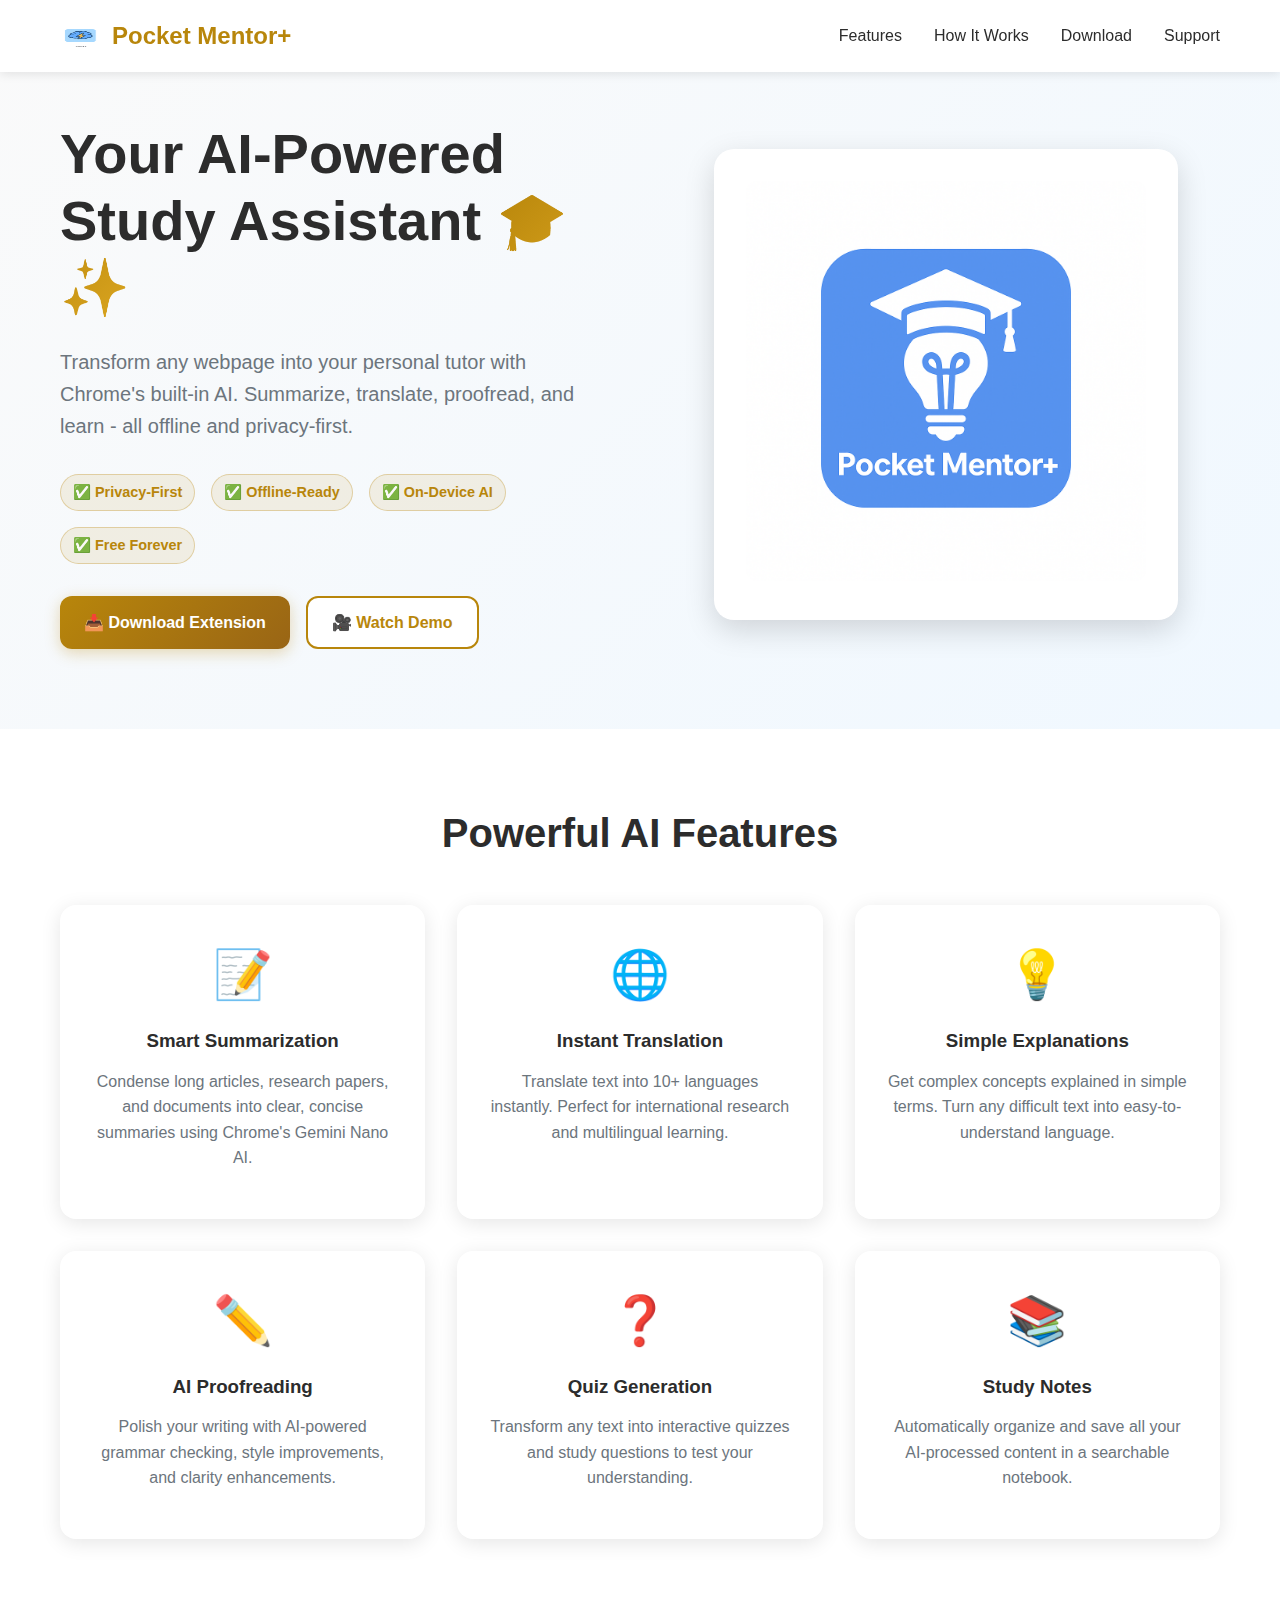
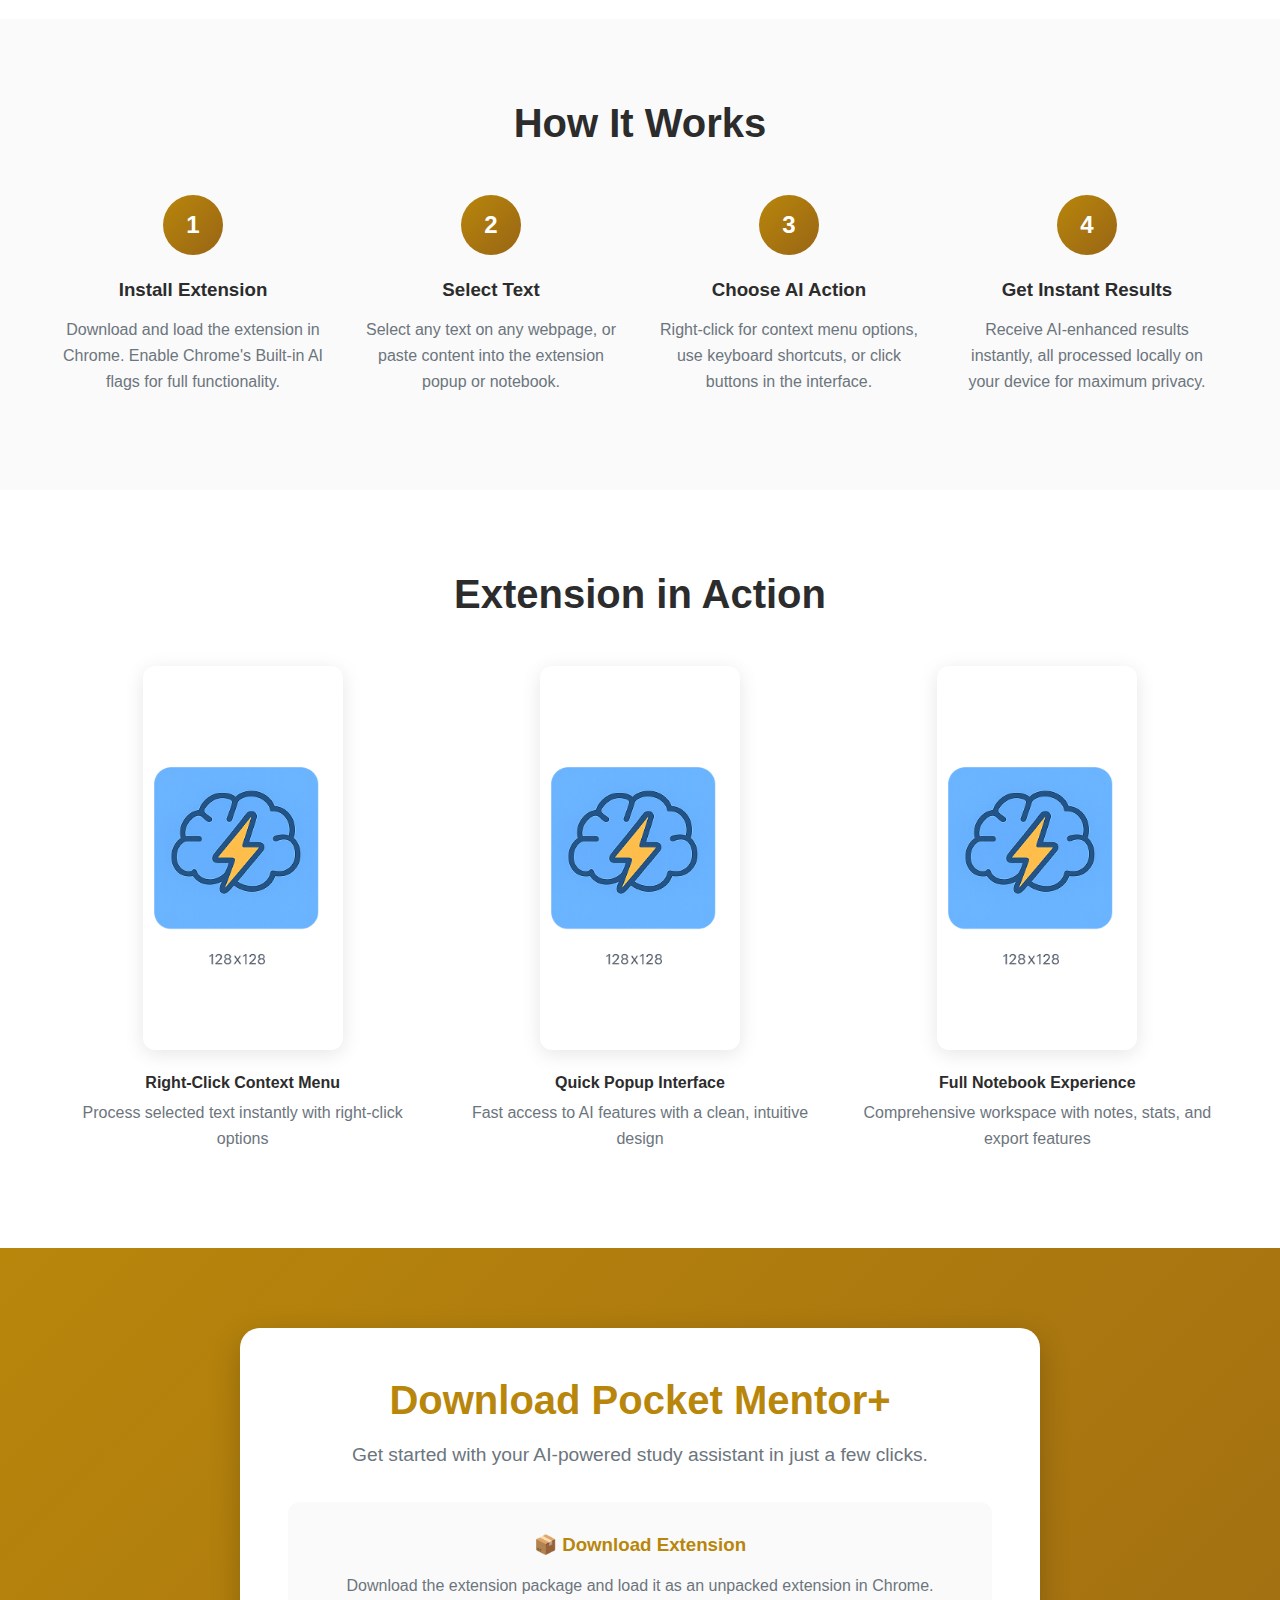
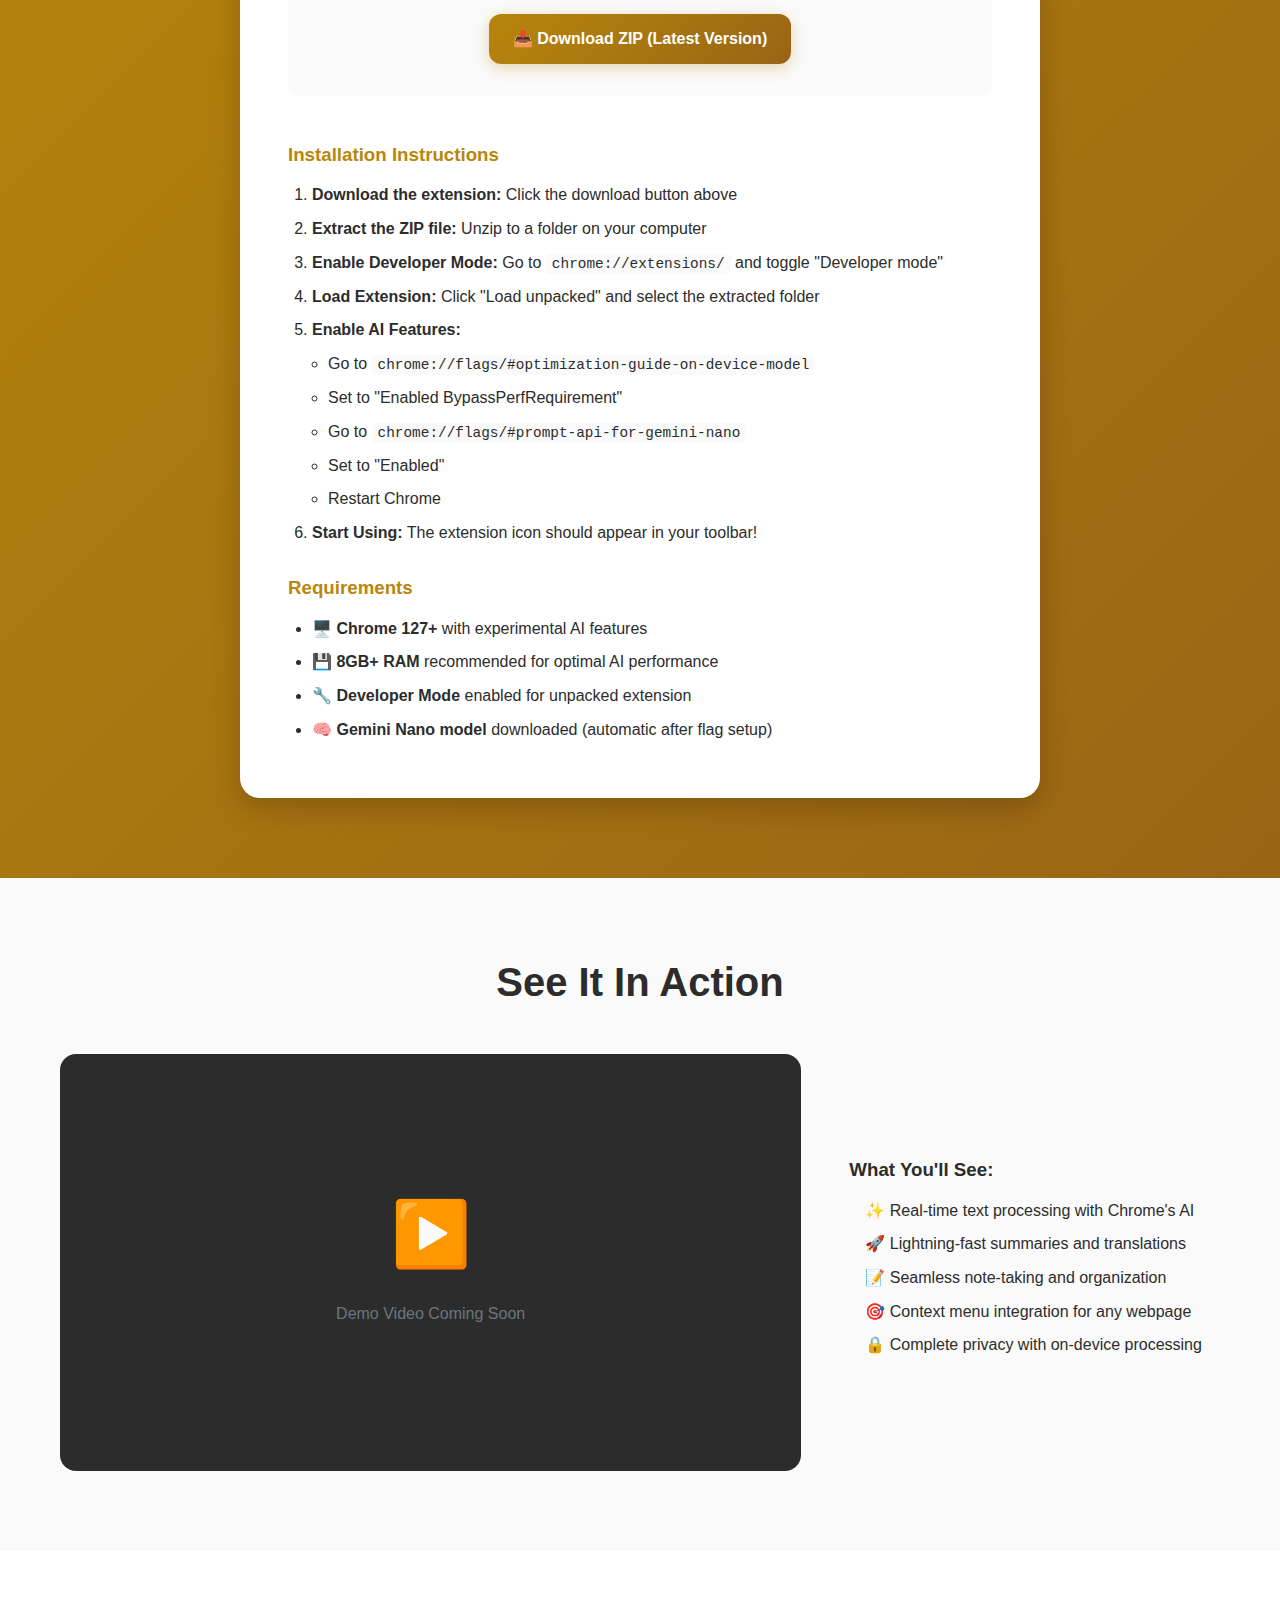
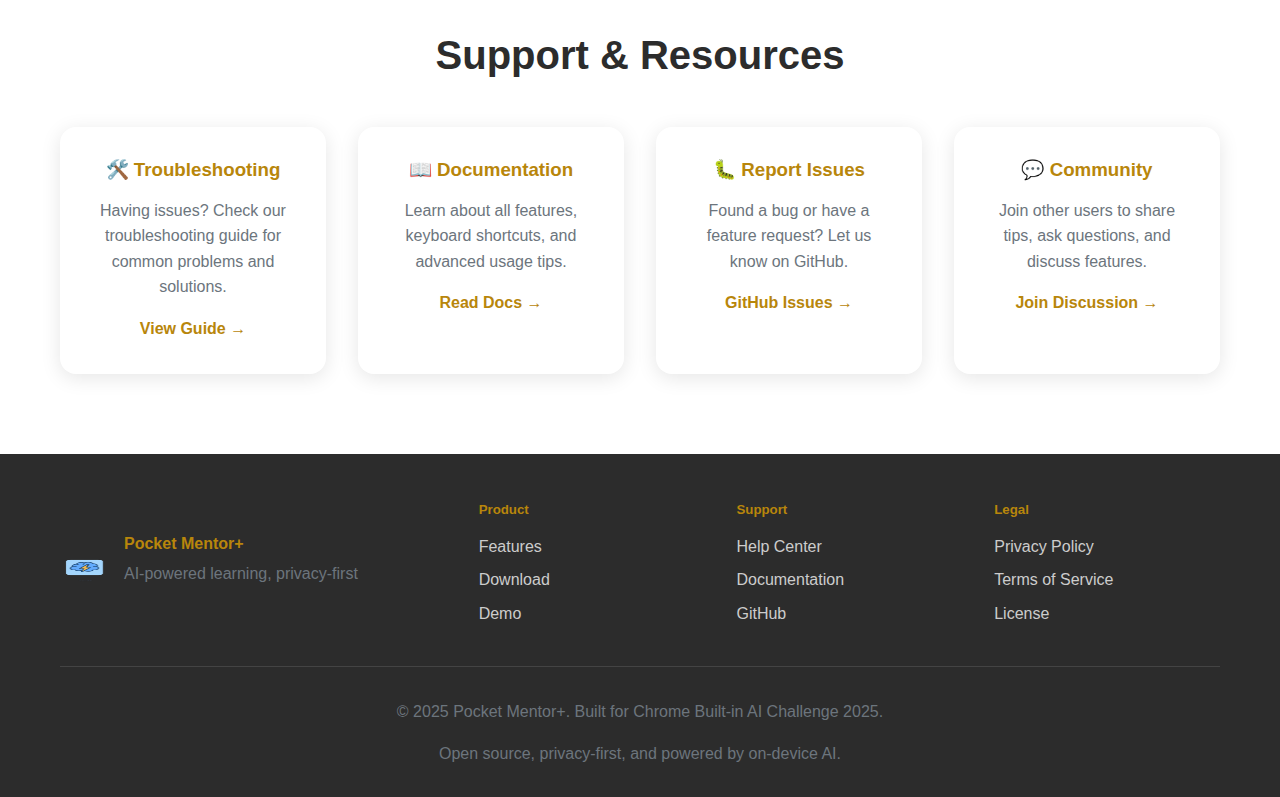
<file: website/index.html>
<!DOCTYPE html>
<html lang="en">
<head>
  <meta charset="UTF-8">
  <meta name="viewport" content="width=device-width, initial-scale=1.0">
  <title>Pocket Mentor+ - AI-Powered Study Assistant</title>
  <meta name="description" content="Transform any webpage into your personal AI tutor with Chrome's built-in AI. Summarize, translate, proofread, and learn - all offline and privacy-first.">
  <link rel="icon" href="../icon.svg" type="image/svg+xml">
  <link rel="stylesheet" href="website-styles.css">
</head>
<body>
  <!-- Header -->
  <header class="header">
    <nav class="nav container">
      <div class="nav-brand">
        <img src="../icon48.png" alt="Pocket Mentor+ Logo" class="nav-logo">
        <span class="nav-title">Pocket Mentor+</span>
      </div>
      <ul class="nav-links">
        <li><a href="#features">Features</a></li>
        <li><a href="#how-it-works">How It Works</a></li>
        <li><a href="#download">Download</a></li>
        <li><a href="#support">Support</a></li>
      </ul>
      <button class="nav-toggle">☰</button>
    </nav>
  </header>

  <!-- Hero Section -->
  <section class="hero">
    <div class="container">
      <div class="hero-content">
        <div class="hero-text">
          <h1 class="hero-title">
            Your AI-Powered Study Assistant
            <span class="gradient-text">🎓✨</span>
          </h1>
          <p class="hero-description">
            Transform any webpage into your personal tutor with Chrome's built-in AI. 
            Summarize, translate, proofread, and learn - all offline and privacy-first.
          </p>
          <div class="hero-badges">
            <span class="badge">✅ Privacy-First</span>
            <span class="badge">✅ Offline-Ready</span>
            <span class="badge">✅ On-Device AI</span>
            <span class="badge">✅ Free Forever</span>
          </div>
          <div class="hero-cta">
            <a href="#download" class="btn btn-primary">📥 Download Extension</a>
            <a href="#demo" class="btn btn-secondary">🎥 Watch Demo</a>
          </div>
        </div>
        <div class="hero-image">
          <div class="extension-preview">
            <img src="../Pocket Mentor+ Logo Design.png" alt="Pocket Mentor+ Interface" class="preview-img">
          </div>
        </div>
      </div>
    </div>
  </section>

  <!-- Features Section -->
  <section id="features" class="features">
    <div class="container">
      <h2 class="section-title">Powerful AI Features</h2>
      <div class="features-grid">
        <div class="feature-card">
          <div class="feature-icon">📝</div>
          <h3>Smart Summarization</h3>
          <p>Condense long articles, research papers, and documents into clear, concise summaries using Chrome's Gemini Nano AI.</p>
        </div>
        <div class="feature-card">
          <div class="feature-icon">🌐</div>
          <h3>Instant Translation</h3>
          <p>Translate text into 10+ languages instantly. Perfect for international research and multilingual learning.</p>
        </div>
        <div class="feature-card">
          <div class="feature-icon">💡</div>
          <h3>Simple Explanations</h3>
          <p>Get complex concepts explained in simple terms. Turn any difficult text into easy-to-understand language.</p>
        </div>
        <div class="feature-card">
          <div class="feature-icon">✏️</div>
          <h3>AI Proofreading</h3>
          <p>Polish your writing with AI-powered grammar checking, style improvements, and clarity enhancements.</p>
        </div>
        <div class="feature-card">
          <div class="feature-icon">❓</div>
          <h3>Quiz Generation</h3>
          <p>Transform any text into interactive quizzes and study questions to test your understanding.</p>
        </div>
        <div class="feature-card">
          <div class="feature-icon">📚</div>
          <h3>Study Notes</h3>
          <p>Automatically organize and save all your AI-processed content in a searchable notebook.</p>
        </div>
      </div>
    </div>
  </section>

  <!-- How It Works Section -->
  <section id="how-it-works" class="how-it-works">
    <div class="container">
      <h2 class="section-title">How It Works</h2>
      <div class="steps">
        <div class="step">
          <div class="step-number">1</div>
          <div class="step-content">
            <h3>Install Extension</h3>
            <p>Download and load the extension in Chrome. Enable Chrome's Built-in AI flags for full functionality.</p>
          </div>
        </div>
        <div class="step">
          <div class="step-number">2</div>
          <div class="step-content">
            <h3>Select Text</h3>
            <p>Select any text on any webpage, or paste content into the extension popup or notebook.</p>
          </div>
        </div>
        <div class="step">
          <div class="step-number">3</div>
          <div class="step-content">
            <h3>Choose AI Action</h3>
            <p>Right-click for context menu options, use keyboard shortcuts, or click buttons in the interface.</p>
          </div>
        </div>
        <div class="step">
          <div class="step-number">4</div>
          <div class="step-content">
            <h3>Get Instant Results</h3>
            <p>Receive AI-enhanced results instantly, all processed locally on your device for maximum privacy.</p>
          </div>
        </div>
      </div>
    </div>
  </section>

  <!-- Screenshots Section -->
  <section class="screenshots">
    <div class="container">
      <h2 class="section-title">Extension in Action</h2>
      <div class="screenshot-grid">
        <div class="screenshot-item">
          <img src="../icon128.png" alt="Context Menu" class="screenshot-img">
          <h4>Right-Click Context Menu</h4>
          <p>Process selected text instantly with right-click options</p>
        </div>
        <div class="screenshot-item">
          <img src="../icon128.png" alt="Popup Interface" class="screenshot-img">
          <h4>Quick Popup Interface</h4>
          <p>Fast access to AI features with a clean, intuitive design</p>
        </div>
        <div class="screenshot-item">
          <img src="../icon128.png" alt="Notebook View" class="screenshot-img">
          <h4>Full Notebook Experience</h4>
          <p>Comprehensive workspace with notes, stats, and export features</p>
        </div>
      </div>
    </div>
  </section>

  <!-- Download Section -->
  <section id="download" class="download">
    <div class="container">
      <div class="download-card">
        <h2>Download Pocket Mentor+</h2>
        <p>Get started with your AI-powered study assistant in just a few clicks.</p>
        
        <div class="download-options">
          <div class="download-option">
            <h3>📦 Download Extension</h3>
            <p>Download the extension package and load it as an unpacked extension in Chrome.</p>
            <a href="#" class="btn btn-primary" id="downloadBtn">
              📥 Download ZIP (Latest Version)
            </a>
          </div>
        </div>

        <div class="installation-steps">
          <h3>Installation Instructions</h3>
          <ol>
            <li><strong>Download the extension:</strong> Click the download button above</li>
            <li><strong>Extract the ZIP file:</strong> Unzip to a folder on your computer</li>
            <li><strong>Enable Developer Mode:</strong> Go to <code>chrome://extensions/</code> and toggle "Developer mode"</li>
            <li><strong>Load Extension:</strong> Click "Load unpacked" and select the extracted folder</li>
            <li><strong>Enable AI Features:</strong> 
              <ul>
                <li>Go to <code>chrome://flags/#optimization-guide-on-device-model</code></li>
                <li>Set to "Enabled BypassPerfRequirement"</li>
                <li>Go to <code>chrome://flags/#prompt-api-for-gemini-nano</code></li>
                <li>Set to "Enabled"</li>
                <li>Restart Chrome</li>
              </ul>
            </li>
            <li><strong>Start Using:</strong> The extension icon should appear in your toolbar!</li>
          </ol>
        </div>

        <div class="requirements">
          <h3>Requirements</h3>
          <ul>
            <li>🖥️ <strong>Chrome 127+</strong> with experimental AI features</li>
            <li>💾 <strong>8GB+ RAM</strong> recommended for optimal AI performance</li>
            <li>🔧 <strong>Developer Mode</strong> enabled for unpacked extension</li>
            <li>🧠 <strong>Gemini Nano model</strong> downloaded (automatic after flag setup)</li>
          </ul>
        </div>
      </div>
    </div>
  </section>

  <!-- Demo Section -->
  <section id="demo" class="demo">
    <div class="container">
      <h2 class="section-title">See It In Action</h2>
      <div class="demo-content">
        <div class="demo-video">
          <div class="video-placeholder">
            <div class="play-button">▶️</div>
            <p>Demo Video Coming Soon</p>
          </div>
        </div>
        <div class="demo-features">
          <h3>What You'll See:</h3>
          <ul>
            <li>✨ Real-time text processing with Chrome's AI</li>
            <li>🚀 Lightning-fast summaries and translations</li>
            <li>📝 Seamless note-taking and organization</li>
            <li>🎯 Context menu integration for any webpage</li>
            <li>🔒 Complete privacy with on-device processing</li>
          </ul>
        </div>
      </div>
    </div>
  </section>

  <!-- Support Section -->
  <section id="support" class="support">
    <div class="container">
      <h2 class="section-title">Support & Resources</h2>
      <div class="support-grid">
        <div class="support-card">
          <h3>🛠️ Troubleshooting</h3>
          <p>Having issues? Check our troubleshooting guide for common problems and solutions.</p>
          <a href="#" class="support-link">View Guide →</a>
        </div>
        <div class="support-card">
          <h3>📖 Documentation</h3>
          <p>Learn about all features, keyboard shortcuts, and advanced usage tips.</p>
          <a href="#" class="support-link">Read Docs →</a>
        </div>
        <div class="support-card">
          <h3>🐛 Report Issues</h3>
          <p>Found a bug or have a feature request? Let us know on GitHub.</p>
          <a href="#" class="support-link">GitHub Issues →</a>
        </div>
        <div class="support-card">
          <h3>💬 Community</h3>
          <p>Join other users to share tips, ask questions, and discuss features.</p>
          <a href="#" class="support-link">Join Discussion →</a>
        </div>
      </div>
    </div>
  </section>

  <!-- Footer -->
  <footer class="footer">
    <div class="container">
      <div class="footer-content">
        <div class="footer-brand">
          <img src="../icon48.png" alt="Pocket Mentor+ Logo" class="footer-logo">
          <div>
            <h4>Pocket Mentor+</h4>
            <p>AI-powered learning, privacy-first</p>
          </div>
        </div>
        <div class="footer-links">
          <div class="footer-column">
            <h5>Product</h5>
            <ul>
              <li><a href="#features">Features</a></li>
              <li><a href="#download">Download</a></li>
              <li><a href="#demo">Demo</a></li>
            </ul>
          </div>
          <div class="footer-column">
            <h5>Support</h5>
            <ul>
              <li><a href="#support">Help Center</a></li>
              <li><a href="#">Documentation</a></li>
              <li><a href="#">GitHub</a></li>
            </ul>
          </div>
          <div class="footer-column">
            <h5>Legal</h5>
            <ul>
              <li><a href="#">Privacy Policy</a></li>
              <li><a href="#">Terms of Service</a></li>
              <li><a href="#">License</a></li>
            </ul>
          </div>
        </div>
      </div>
      <div class="footer-bottom">
        <p>&copy; 2025 Pocket Mentor+. Built for Chrome Built-in AI Challenge 2025.</p>
        <p>Open source, privacy-first, and powered by on-device AI.</p>
      </div>
    </div>
  </footer>

  <script src="website-script.js"></script>
</body>
</html>
</file>
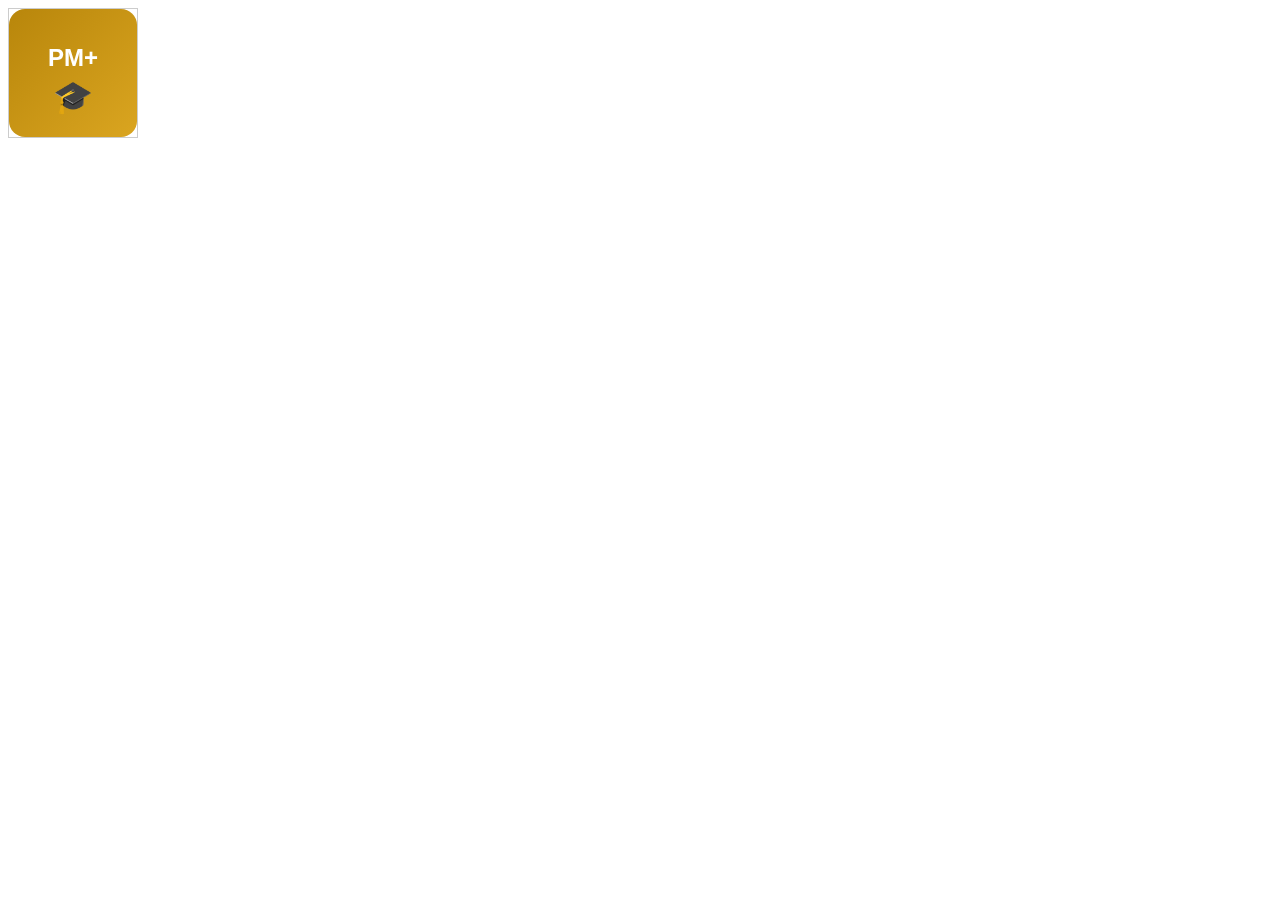
<file: create-fallback-icon.html>
<!DOCTYPE html>
<html>
<head>
  <title>Create Fallback Icon</title>
</head>
<body>
  <canvas id="iconCanvas" width="128" height="128" style="border: 1px solid #ccc;"></canvas>
  
  <script>
    // Create a fallback icon using canvas
    const canvas = document.getElementById('iconCanvas');
    const ctx = canvas.getContext('2d');
    
    // Background gradient
    const gradient = ctx.createLinearGradient(0, 0, 128, 128);
    gradient.addColorStop(0, '#b8860b');
    gradient.addColorStop(1, '#daa520');
    ctx.fillStyle = gradient;
    ctx.fillRect(0, 0, 128, 128);
    
    // Add rounded corners effect
    ctx.globalCompositeOperation = 'destination-in';
    ctx.beginPath();
    ctx.roundRect(0, 0, 128, 128, 16);
    ctx.fill();
    ctx.globalCompositeOperation = 'source-over';
    
    // Add text
    ctx.fillStyle = 'white';
    ctx.font = 'bold 24px Arial';
    ctx.textAlign = 'center';
    ctx.textBaseline = 'middle';
    ctx.fillText('PM+', 64, 50);
    
    // Add emoji
    ctx.font = '32px Arial';
    ctx.fillText('🎓', 64, 90);
    
    // Convert to data URL and log it
    const dataURL = canvas.toDataURL('image/png');
    console.log('Fallback icon created:', dataURL.substring(0, 100) + '...');
  </script>
</body>
</html>
</file>
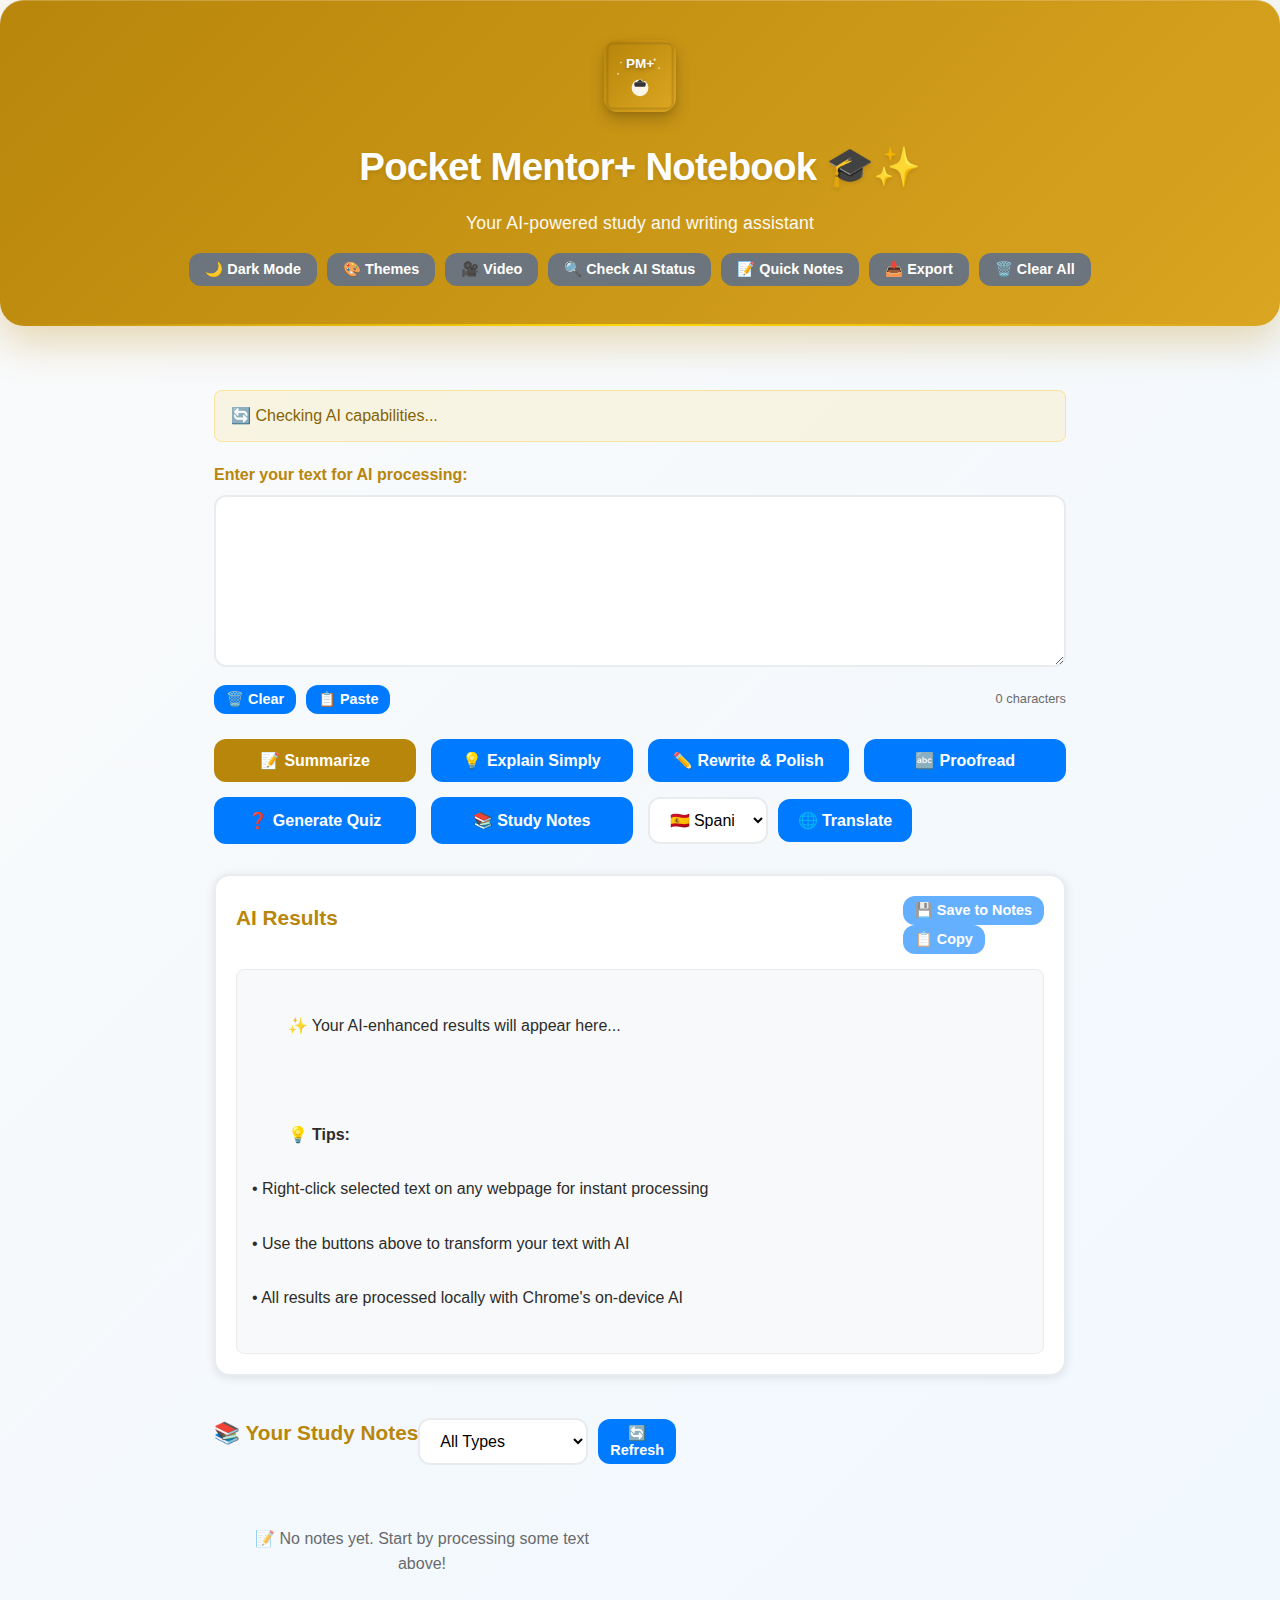
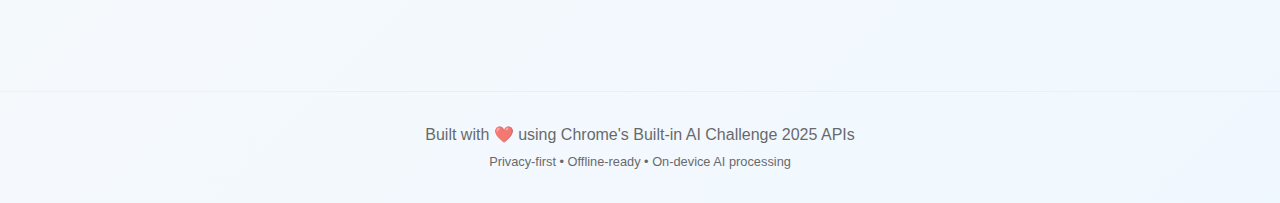
<file: notebook.html>
<!DOCTYPE html>
<html lang="en">
<head>
  <meta charset="UTF-8">
  <meta name="viewport" content="width=device-width, initial-scale=1.0">
  <title>Pocket Mentor+ Notebook 🎓✨</title>
  <link rel="stylesheet" href="styles.css">
</head>
<body class="light-theme">
  <!-- Header -->
  <header class="app-header">
    <img src="icon.svg" alt="Pocket Mentor+ Logo" class="logo"
         onerror="this.onerror=null; this.src='[data-uri]'; this.alt='PM+ 🎓';"
         loading="lazy"
         decoding="async">
    <h1>Pocket Mentor+ Notebook 🎓✨</h1>
    <p class="tagline">Your AI-powered study and writing assistant</p>
    
    <!-- Header Controls -->
    <div style="margin-top: 15px; display: flex; gap: 10px; justify-content: center; flex-wrap: wrap;">
      <button id="themeToggle" class="theme-btn" aria-label="Toggle theme">🌙 Dark Mode</button>
      <button id="themesBtn" class="theme-btn" aria-label="Choose themes">🎨 Themes</button>
      <button id="videoSummaryBtn" class="theme-btn" aria-label="Analyze video" title="Alt+V">🎥 Video</button>
      <button id="checkCapabilities" class="theme-btn" aria-label="Check AI status">🔍 Check AI Status</button>
      <button id="quickNotes" class="theme-btn" aria-label="Quick notes access">📝 Quick Notes</button>
      <button id="exportNotes" class="theme-btn" aria-label="Export notes">📥 Export</button>
      <button id="clearAllNotes" class="theme-btn" aria-label="Clear all notes">🗑️ Clear All</button>
    </div>
  </header>

  <!-- Themes Panel (Initially Hidden) -->
  <div id="themesPanel" class="themes-panel-notebook" style="display: none;">
    <div class="container" style="max-width: 900px; margin: 0 auto; padding: 0 24px;">
      <h2 style="text-align: center; color: var(--primary-gold); margin-bottom: 24px;">🎨 Choose Your Perfect Theme</h2>
      <div id="themeGrid" class="theme-grid-notebook">
        <!-- Theme options will be populated by JavaScript -->
      </div>
      <div style="text-align: center; margin-top: 20px;">
        <button id="closeThemesPanel" class="secondary-btn">Close Themes</button>
      </div>
    </div>
  </div>

  <!-- Main App Container -->
  <main class="app-container">
    <!-- AI Status Banner -->
    <div id="aiStatusBanner" class="status-message status-warning" style="margin-bottom: 20px;">
      🔄 Checking AI capabilities...
    </div>

    <!-- API Configuration Panel (Initially Hidden) -->
    <div id="apiConfigPanel" class="input-panel" style="display: none; margin-bottom: 24px;">
      <h3 style="color: var(--primary-gold); margin-bottom: 16px;">🔑 API Configuration</h3>
      <p style="margin-bottom: 12px; color: var(--text-light);">
        Configure Gemini API key for enhanced AI responses when Chrome Built-in AI is not available.
      </p>
      <div style="display: flex; gap: 12px; align-items: end;">
        <div style="flex: 1;">
          <label for="geminiApiKey" style="display: block; margin-bottom: 8px; font-weight: 600;">
            Gemini API Key (Optional)
          </label>
          <input 
            type="password" 
            id="geminiApiKey" 
            placeholder="Enter your Gemini API key..."
            style="font-family: monospace; font-size: 0.9rem;"
          >
        </div>
        <button id="saveApiKey" class="primary-btn" style="padding: 12px 16px; white-space: nowrap;">
          💾 Save Key
        </button>
      </div>
      <p style="font-size: 0.8rem; opacity: 0.7; margin-top: 8px;">
        🔒 API key is stored locally and never shared. Get your free key at 
        <a href="#" onclick="window.open('https://makersuite.google.com/app/apikey', '_blank')" 
           style="color: var(--primary-gold);">Google AI Studio</a>
      </p>
    </div>

    <!-- Input Section -->
    <section class="input-panel" aria-label="Text Input">
      <label for="inputBox">Enter your text for AI processing:</label>
      <textarea 
        id="inputBox" 
        placeholder="Paste or type your text here for summarization, translation, rewriting, or other AI enhancements..."
        aria-label="Main text input area"
        rows="8">
      </textarea>
      
      <!-- Input Controls -->
      <div style="display: flex; gap: 10px; margin-top: 10px; align-items: center; flex-wrap: wrap;">
        <button id="clearInput" class="secondary-btn" style="padding: 6px 12px; font-size: 0.9rem;">
          🗑️ Clear
        </button>
        <button id="pasteFromClipboard" class="secondary-btn" style="padding: 6px 12px; font-size: 0.9rem;">
          📋 Paste
        </button>
        <span style="margin-left: auto; font-size: 0.8rem; opacity: 0.7;">
          <span id="charCount">0</span> characters
        </span>
      </div>
    </section>

    <!-- Action Buttons -->
    <section class="button-panel" role="group" aria-label="AI actions">
      <!-- Core AI Actions -->
      <button id="summarizeBtn" class="primary-btn" aria-label="Summarize text">
        📝 Summarize
      </button>
      <button id="explainBtn" class="secondary-btn" aria-label="Explain text">
        💡 Explain Simply
      </button>
      <button id="rewriteBtn" class="secondary-btn" aria-label="Rewrite text">
        ✏️ Rewrite & Polish
      </button>
      <button id="proofreadBtn" class="secondary-btn" aria-label="Proofread text">
        🔤 Proofread
      </button>

      <!-- Advanced Actions -->
      <button id="generateQuizBtn" class="secondary-btn" aria-label="Generate quiz">
        ❓ Generate Quiz
      </button>
      <button id="studyNotesBtn" class="secondary-btn" aria-label="Create study notes">
        📚 Study Notes
      </button>

      <!-- Translation Controls -->
      <div class="translate-controls" aria-label="Translation controls">
        <select id="languageSelect" aria-label="Select target language">
          <option value="es">🇪🇸 Spanish</option>
          <option value="fr">🇫🇷 French</option>
          <option value="de">🇩🇪 German</option>
          <option value="zh">🇨🇳 Chinese</option>
          <option value="ja">🇯🇵 Japanese</option>
          <option value="hi">🇮🇳 Hindi</option>
          <option value="it">🇮🇹 Italian</option>
          <option value="pt">🇵🇹 Portuguese</option>
          <option value="ru">🇷🇺 Russian</option>
          <option value="ar">🇸🇦 Arabic</option>
        </select>
        <button id="translateBtn" class="secondary-btn" aria-label="Translate text">
          🌐 Translate
        </button>
      </div>
    </section>

    <!-- Output Section -->
    <section class="output-panel" aria-live="polite" aria-label="AI Results">
      <div style="display: flex; justify-content: space-between; align-items: center; margin-bottom: 15px;">
        <h2>AI Results</h2>
        <div class="output-actions">
          <button id="saveResult" class="secondary-btn" style="padding: 6px 12px; font-size: 0.9rem;" disabled>
            💾 Save to Notes
          </button>
          <button id="copyResult" class="secondary-btn" style="padding: 6px 12px; font-size: 0.9rem;" disabled>
            📋 Copy
          </button>
        </div>
      </div>
      <div id="outputBox" tabindex="0">
        ✨ Your AI-enhanced results will appear here...
        <br><br>
        💡 <strong>Tips:</strong>
        <br>• Right-click selected text on any webpage for instant processing
        <br>• Use the buttons above to transform your text with AI
        <br>• All results are processed locally with Chrome's on-device AI
      </div>
    </section>

    <!-- Study Statistics -->
    <section class="stats-panel" style="display: none;" aria-label="Study Statistics">
      <h2>📊 Study Statistics</h2>
      <div class="stats-grid" style="display: grid; grid-template-columns: repeat(auto-fit, minmax(200px, 1fr)); gap: 15px; margin-top: 15px;">
        <div class="stat-card">
          <div class="stat-number" id="totalNotes">0</div>
          <div class="stat-label">Total Notes</div>
        </div>
        <div class="stat-card">
          <div class="stat-number" id="totalSessions">0</div>
          <div class="stat-label">Study Sessions</div>
        </div>
        <div class="stat-card">
          <div class="stat-number" id="totalProcessed">0</div>
          <div class="stat-label">Words Processed</div>
        </div>
      </div>
    </section>

    <!-- Notes Section -->
    <section class="notes-section" aria-label="Saved Notes">
      <div class="notes-header">
        <h2>📚 Your Study Notes</h2>
        <div style="display: flex; gap: 10px; align-items: center;">
          <select id="notesFilter" aria-label="Filter notes by type">
            <option value="">All Types</option>
            <option value="summarize">Summaries</option>
            <option value="explain">Explanations</option>
            <option value="translate">Translations</option>
            <option value="quiz">Quizzes</option>
            <option value="rewrite">Rewrites</option>
            <option value="saved">Saved Text</option>
          </select>
          <button id="refreshNotes" class="secondary-btn" style="padding: 6px 12px; font-size: 0.9rem;">
            🔄 Refresh
          </button>
        </div>
      </div>
      
      <div id="notesContainer" class="notes-grid">
        <div style="text-align: center; padding: 40px; opacity: 0.7;">
          <p>📝 No notes yet. Start by processing some text above!</p>
        </div>
      </div>
    </section>
  </main>

  <!-- Footer -->
  <footer class="app-footer">
    <p>Built with ❤️ using Chrome's Built-in AI Challenge 2025 APIs</p>
    <p style="font-size: 0.8rem; margin-top: 5px;">
      Privacy-first • Offline-ready • On-device AI processing
    </p>
  </footer>

  <script type="module" src="notebook.js"></script>
</body>
</html>
</file>
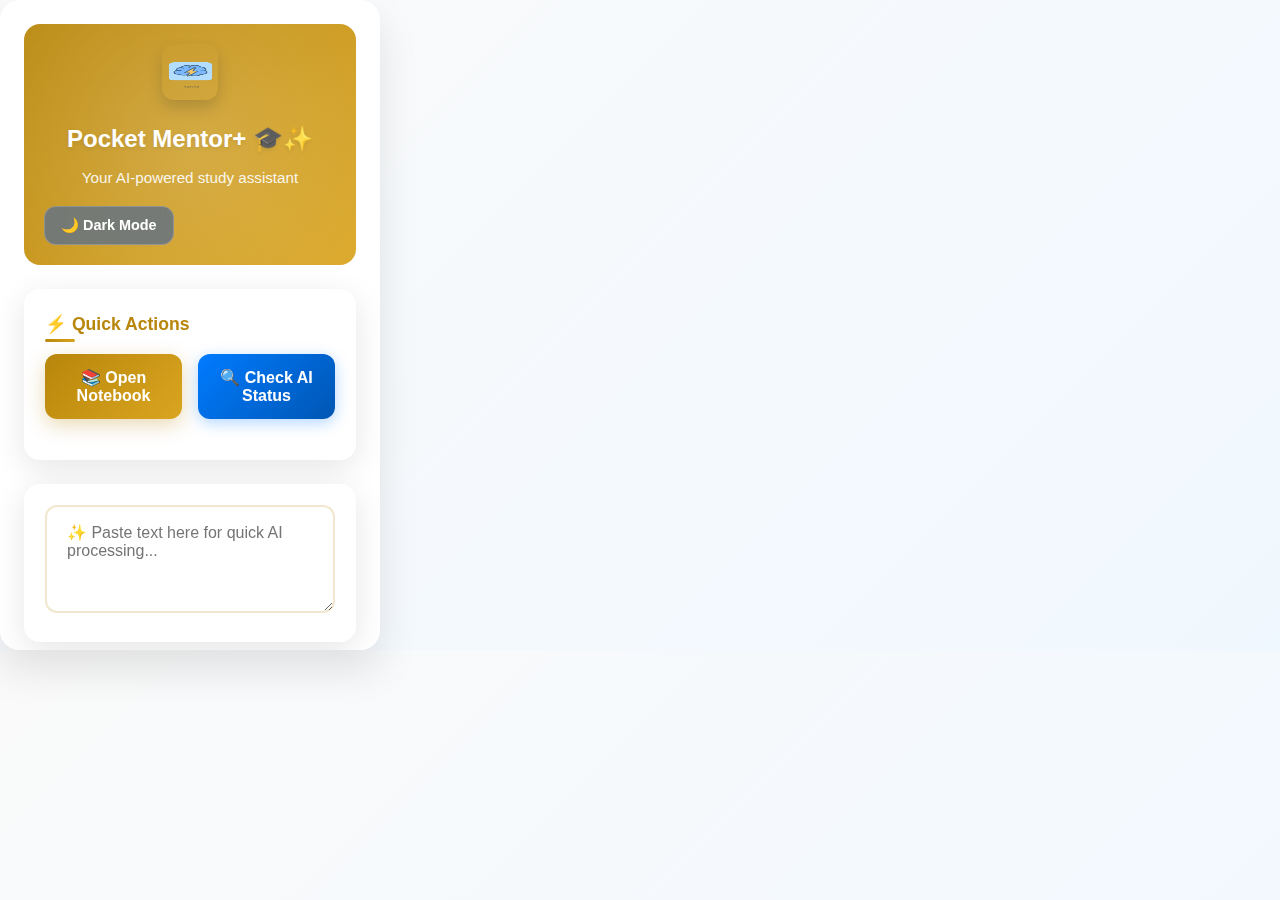
<file: popup-enhanced.html>
<!DOCTYPE html>
<html lang="en">
<head>
  <meta charset="UTF-8">
  <meta name="viewport" content="width=device-width, initial-scale=1.0">
  <title>Pocket Mentor+</title>
  <link rel="stylesheet" href="styles-enhanced.css">
</head>
<body class="light-theme">
  <div class="popup-container">
    <!-- Header -->
    <header class="popup-header">
      <img src="icon48.png" alt="Pocket Mentor+ Logo" class="logo">
      <h1 class="app-title">Pocket Mentor+ 🎓✨</h1>
      <p class="tagline">Your AI-powered study assistant</p>
      <button id="themeToggle" class="theme-btn" aria-label="Toggle theme">🌙 Dark Mode</button>
    </header>

    <!-- Quick Actions -->
    <section class="quick-actions fade-in-up" aria-label="Quick Actions">
      <h3>⚡ Quick Actions</h3>
      <div class="popup-buttons">
        <button id="openNotebook" class="primary-btn" aria-label="Open full notebook">
          📚 Open Notebook
        </button>
        <button id="checkCapabilities" class="secondary-btn" aria-label="Check AI status">
          🔍 Check AI Status
        </button>
      </div>
    </section>

    <!-- Text Input -->
    <section class="input-section fade-in-up" aria-label="Text Input">
      <label for="quickInput" class="sr-only">Enter text for quick processing</label>
      <textarea 
        id="quickInput" 
        placeholder="✨ Paste text here for quick AI processing..."
        aria-label="Quick text input"
        rows="4"
      ></textarea>
    </section>

    <!-- Action Buttons -->
    <section class="action-buttons fade-in-up" aria-label="AI Actions">
      <div class="popup-buttons">
        <button id="quickSummarize" class="primary-btn" aria-label="Quick summarize">
          📝 Summarize
        </button>
        <button id="quickExplain" class="secondary-btn" aria-label="Quick explain">
          💡 Explain
        </button>
        <button id="quickTranslate" class="secondary-btn" aria-label="Quick translate">
          🌐 Translate
        </button>
        <button id="quickProofread" class="secondary-btn" aria-label="Quick proofread">
          ✏️ Proofread
        </button>
      </div>
    </section>

    <!-- Output -->
    <section class="output-section fade-in-up" aria-live="polite" aria-label="Results">
      <div class="output-panel">
        <h3>✨ Quick Result</h3>
        <div id="quickOutput">
          Select text on any webpage and right-click for instant AI processing, or paste text above for quick actions.
        </div>
      </div>
    </section>

    <!-- Recent Notes Preview -->
    <section class="recent-notes fade-in-up" aria-label="Recent Notes">
      <div class="notes-header">
        <h3>📚 Recent Notes</h3>
        <button id="clearNotes" class="theme-btn" style="font-size: 0.8rem; padding: 4px 8px;">Clear All</button>
      </div>
      <div id="recentNotesList" class="recent-notes-list">
        <p>No recent notes. Start by processing some text!</p>
      </div>
    </section>

    <!-- Footer -->
    <footer class="popup-footer">
      <p style="font-size: 0.8rem; text-align: center; opacity: 0.7; margin-top: 15px;">
        Built with Chrome's on-device AI
      </p>
    </footer>
  </div>

  <script type="module" src="popup.js"></script>
</body>
</html>
</file>
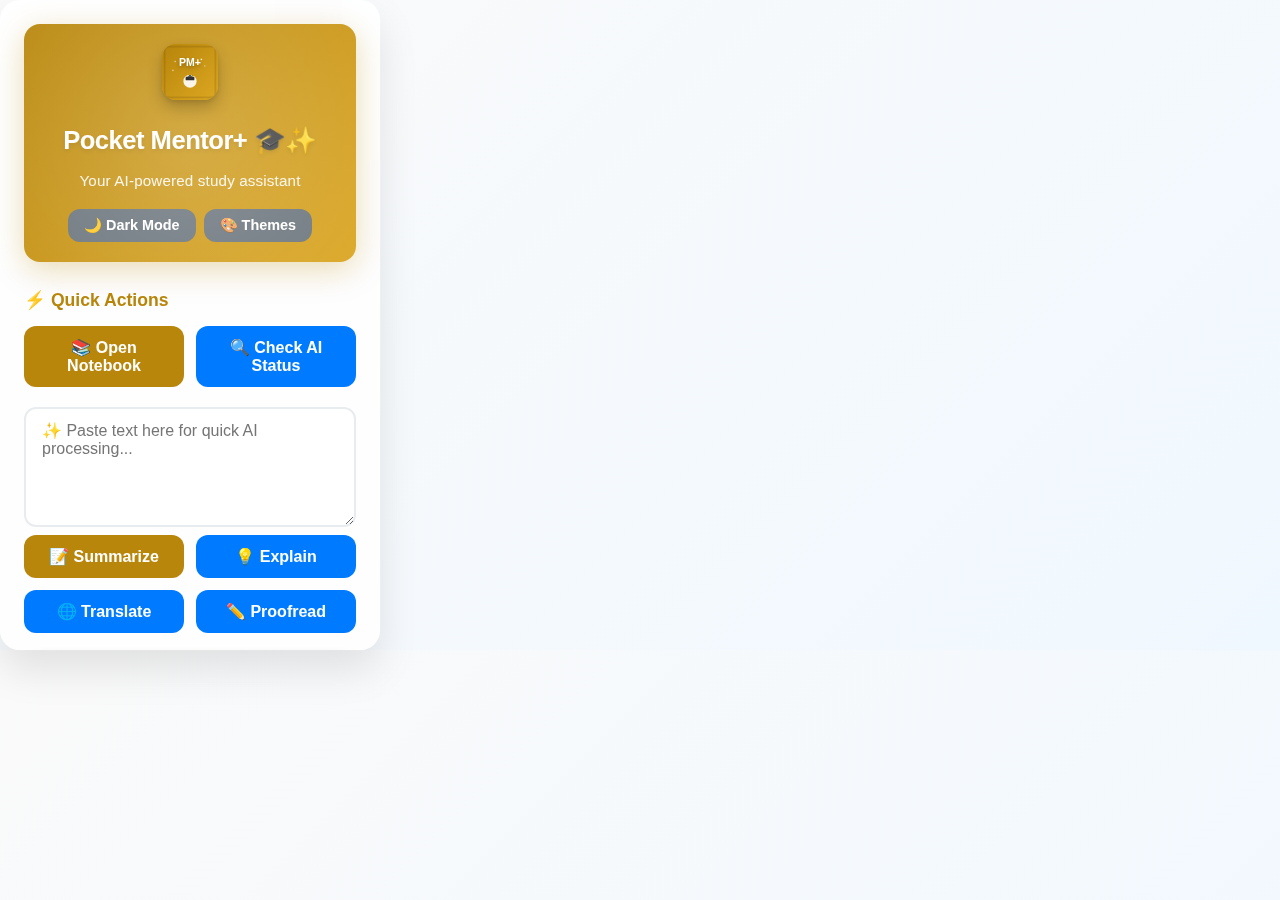
<file: popup.html>
<!DOCTYPE html>
<html lang="en">
<head>
  <meta charset="UTF-8">
  <meta name="viewport" content="width=device-width, initial-scale=1.0">
  <title>Pocket Mentor+</title>
  <link rel="stylesheet" href="styles.css">
</head>
<body class="light-theme">
  <div class="popup-container">
    <!-- Header -->
    <header class="popup-header fade-in-scale">
      <img src="icon.svg" alt="Pocket Mentor+ Logo" class="logo" 
           onerror="this.onerror=null; this.src='[data-uri]'; this.alt='PM+ 🎓';"
           loading="lazy"
           decoding="async">
      <h1 class="app-title">Pocket Mentor+ 🎓✨</h1>
      <p class="tagline">Your AI-powered study assistant</p>
      <div class="header-controls" style="display: flex; gap: 8px; justify-content: center; margin-top: 12px;">
        <button id="themeToggle" class="theme-btn" aria-label="Toggle theme">🌙 Dark Mode</button>
        <button id="themesBtn" class="theme-btn" aria-label="Choose themes">🎨 Themes</button>
      </div>
    </header>

    <!-- Themes Panel (Initially Hidden) -->
    <section id="themesPanel" class="themes-panel fade-in-up" style="display: none;" aria-label="Theme Selection">
      <h3>🎨 Choose Your Theme</h3>
      <div id="themeGrid" class="theme-grid">
        <!-- Theme options will be populated by JavaScript -->
      </div>
    </section>

    <!-- Quick Actions -->
    <section class="quick-actions fade-in-up" aria-label="Quick Actions">
      <h3>⚡ Quick Actions</h3>
      <div class="popup-buttons">
        <button id="openNotebook" class="primary-btn" aria-label="Open full notebook">
          📚 Open Notebook
        </button>
        <button id="checkCapabilities" class="secondary-btn" aria-label="Check AI status">
          🔍 Check AI Status
        </button>
      </div>
    </section>

    <!-- Text Input -->
    <section class="input-section fade-in-up" aria-label="Text Input">
      <label for="quickInput" class="sr-only">Enter text for quick processing</label>
      <textarea 
        id="quickInput" 
        placeholder="✨ Paste text here for quick AI processing..."
        aria-label="Quick text input"
        rows="4"
      ></textarea>
    </section>

    <!-- Action Buttons -->
    <section class="action-buttons fade-in-up" aria-label="AI Actions">
      <div class="popup-buttons">
        <button id="quickSummarize" class="primary-btn" aria-label="Quick summarize">
          📝 Summarize
        </button>
        <button id="quickExplain" class="secondary-btn" aria-label="Quick explain">
          💡 Explain
        </button>
        <button id="quickTranslate" class="secondary-btn" aria-label="Quick translate">
          🌐 Translate
        </button>
        <button id="quickProofread" class="secondary-btn" aria-label="Quick proofread">
          ✏️ Proofread
        </button>
      </div>
    </section>

    <!-- Output -->
    <section class="output-section fade-in-up" aria-live="polite" aria-label="Results">
      <div class="output-panel">
        <h3>✨ Quick Result</h3>
        <div id="quickOutput">
          Select text on any webpage and right-click for instant AI processing, or paste text above for quick actions.
        </div>
      </div>
    </section>

    <!-- Recent Notes Preview -->
    <section class="recent-notes fade-in-up" aria-label="Recent Notes">
      <div class="notes-header">
        <h3>📚 Recent Notes</h3>
        <button id="clearNotes" class="theme-btn" style="font-size: 0.8rem; padding: 4px 8px;">Clear All</button>
      </div>
      <div id="recentNotesList" class="recent-notes-list">
        <p>No recent notes. Start by processing some text!</p>
      </div>
    </section>

    <!-- Footer -->
    <footer class="popup-footer">
      <p style="font-size: 0.8rem; text-align: center; opacity: 0.7; margin-top: 15px;">
        Built with Chrome's on-device AI
      </p>
    </footer>
  </div>

  <script type="module" src="popup.js"></script>
</body>
</html>
</file>
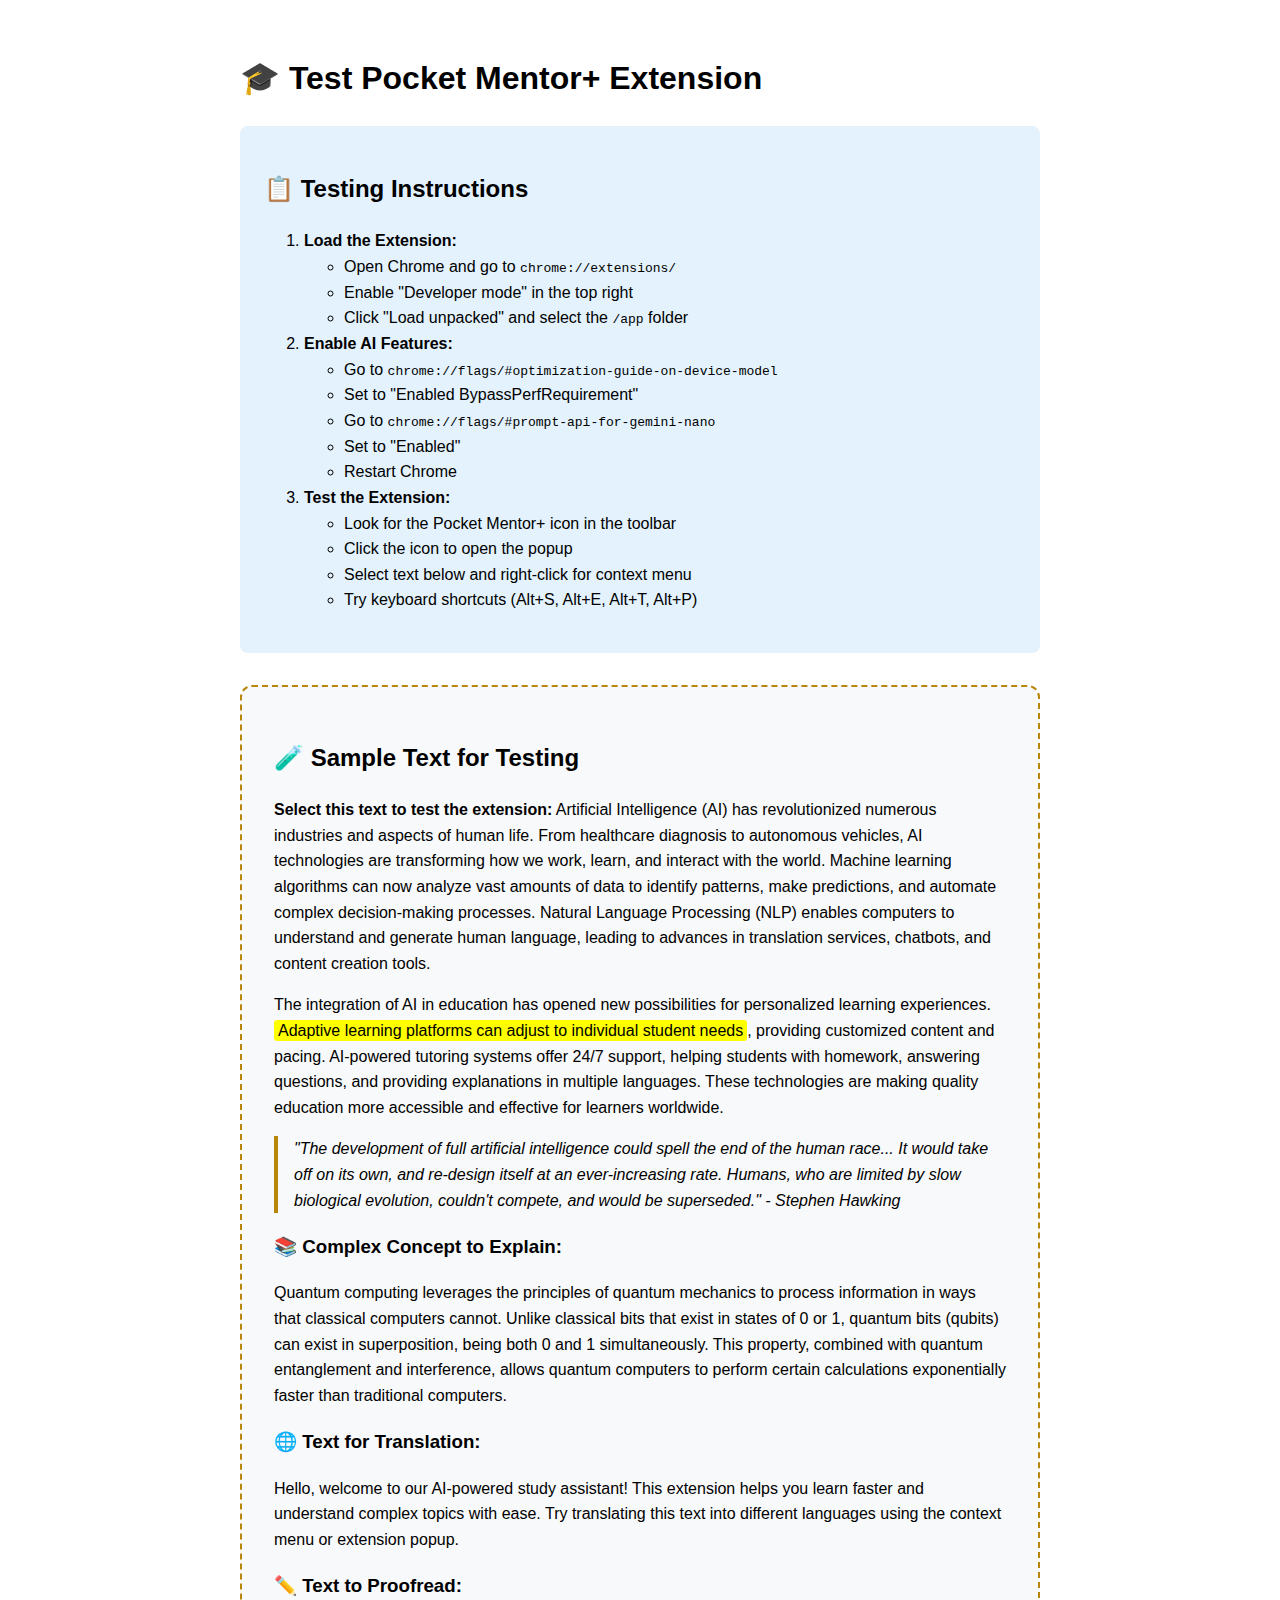
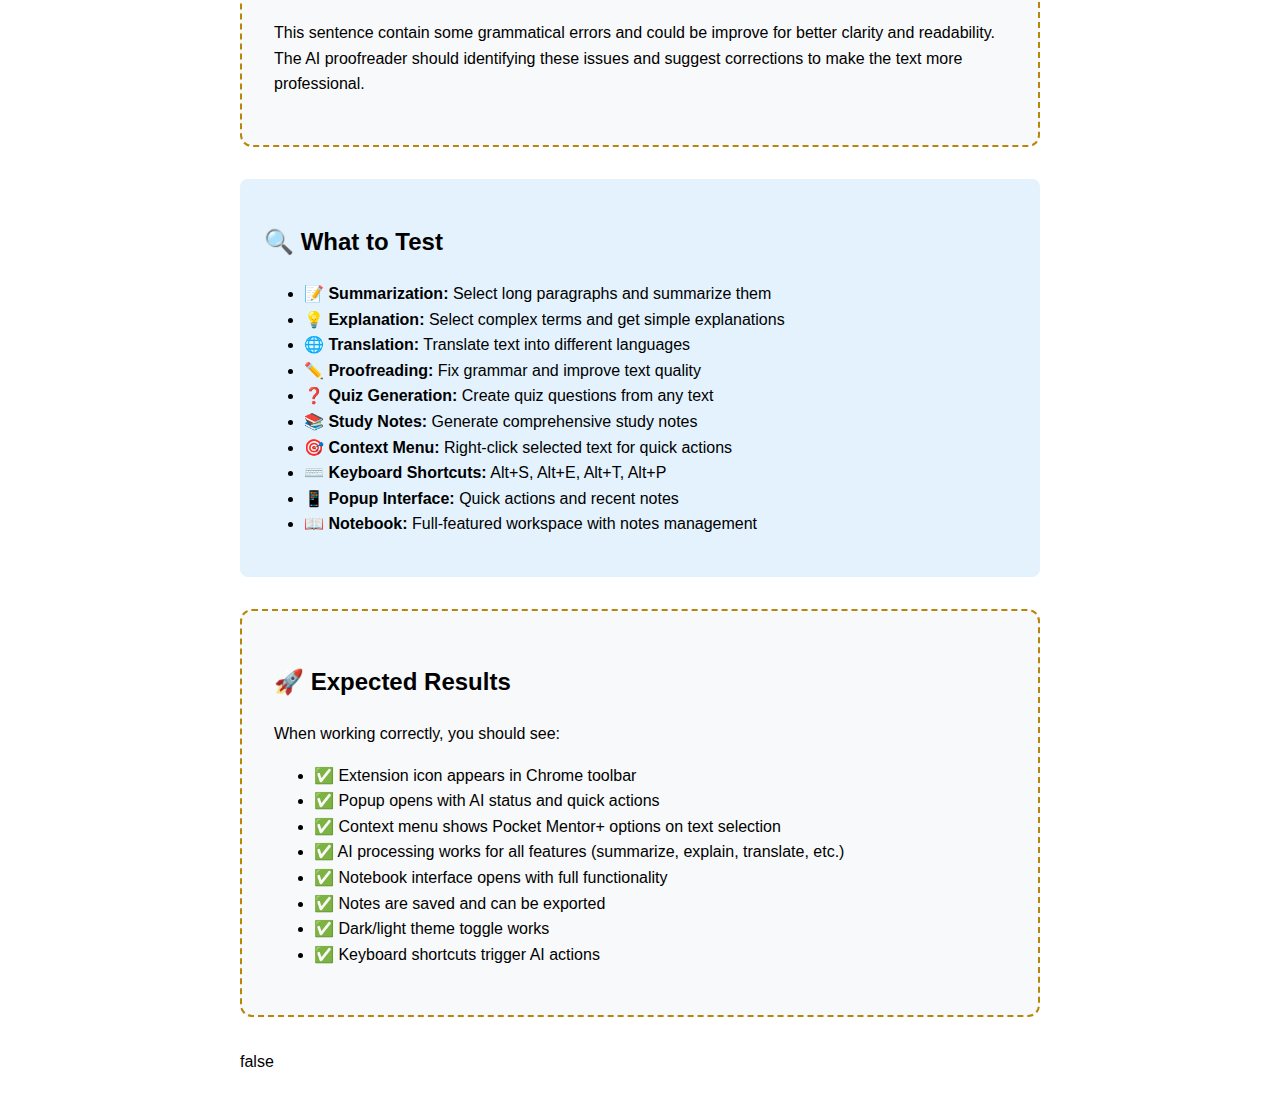
<file: test-extension.html>
<!DOCTYPE html>
<html lang="en">
<head>
  <meta charset="UTF-8">
  <meta name="viewport" content="width=device-width, initial-scale=1.0">
  <title>Test Pocket Mentor+ Extension</title>
  <style>
    body {
      font-family: -apple-system, BlinkMacSystemFont, 'Segoe UI', Roboto, sans-serif;
      max-width: 800px;
      margin: 0 auto;
      padding: 2rem;
      line-height: 1.6;
    }
    .test-content {
      background: #f8f9fa;
      padding: 2rem;
      border-radius: 12px;
      margin: 2rem 0;
      border: 2px dashed #b8860b;
    }
    .instructions {
      background: #e3f2fd;
      padding: 1.5rem;
      border-radius: 8px;
      margin: 1rem 0;
    }
    .highlight {
      background: yellow;
      padding: 2px 4px;
      border-radius: 3px;
    }
  </style>
</head>
<body>
  <h1>🎓 Test Pocket Mentor+ Extension</h1>
  
  <div class="instructions">
    <h2>📋 Testing Instructions</h2>
    <ol>
      <li><strong>Load the Extension:</strong>
        <ul>
          <li>Open Chrome and go to <code>chrome://extensions/</code></li>
          <li>Enable "Developer mode" in the top right</li>
          <li>Click "Load unpacked" and select the <code>/app</code> folder</li>
        </ul>
      </li>
      <li><strong>Enable AI Features:</strong>
        <ul>
          <li>Go to <code>chrome://flags/#optimization-guide-on-device-model</code></li>
          <li>Set to "Enabled BypassPerfRequirement"</li>
          <li>Go to <code>chrome://flags/#prompt-api-for-gemini-nano</code></li>
          <li>Set to "Enabled"</li>
          <li>Restart Chrome</li>
        </ul>
      </li>
      <li><strong>Test the Extension:</strong>
        <ul>
          <li>Look for the Pocket Mentor+ icon in the toolbar</li>
          <li>Click the icon to open the popup</li>
          <li>Select text below and right-click for context menu</li>
          <li>Try keyboard shortcuts (Alt+S, Alt+E, Alt+T, Alt+P)</li>
        </ul>
      </li>
    </ol>
  </div>

  <div class="test-content">
    <h2>🧪 Sample Text for Testing</h2>
    <p>
      <strong>Select this text to test the extension:</strong> 
      Artificial Intelligence (AI) has revolutionized numerous industries and aspects of human life. 
      From healthcare diagnosis to autonomous vehicles, AI technologies are transforming how we work, 
      learn, and interact with the world. Machine learning algorithms can now analyze vast amounts 
      of data to identify patterns, make predictions, and automate complex decision-making processes. 
      Natural Language Processing (NLP) enables computers to understand and generate human language, 
      leading to advances in translation services, chatbots, and content creation tools.
    </p>
    
    <p>
      The integration of AI in education has opened new possibilities for personalized learning experiences. 
      <span class="highlight">Adaptive learning platforms can adjust to individual student needs</span>, 
      providing customized content and pacing. AI-powered tutoring systems offer 24/7 support, 
      helping students with homework, answering questions, and providing explanations in multiple languages. 
      These technologies are making quality education more accessible and effective for learners worldwide.
    </p>

    <blockquote style="border-left: 4px solid #b8860b; padding-left: 1rem; margin: 1rem 0; font-style: italic;">
      "The development of full artificial intelligence could spell the end of the human race... 
      It would take off on its own, and re-design itself at an ever-increasing rate. 
      Humans, who are limited by slow biological evolution, couldn't compete, and would be superseded." 
      - Stephen Hawking
    </blockquote>

    <h3>📚 Complex Concept to Explain:</h3>
    <p>
      Quantum computing leverages the principles of quantum mechanics to process information in ways 
      that classical computers cannot. Unlike classical bits that exist in states of 0 or 1, 
      quantum bits (qubits) can exist in superposition, being both 0 and 1 simultaneously. 
      This property, combined with quantum entanglement and interference, allows quantum computers 
      to perform certain calculations exponentially faster than traditional computers.
    </p>

    <h3>🌐 Text for Translation:</h3>
    <p>
      Hello, welcome to our AI-powered study assistant! This extension helps you learn faster 
      and understand complex topics with ease. Try translating this text into different languages 
      using the context menu or extension popup.
    </p>

    <h3>✏️ Text to Proofread:</h3>
    <p>
      This sentence contain some grammatical errors and could be improve for better clarity and readability. 
      The AI proofreader should identifying these issues and suggest corrections to make the text more professional.
    </p>
  </div>

  <div class="instructions">
    <h2>🔍 What to Test</h2>
    <ul>
      <li><strong>📝 Summarization:</strong> Select long paragraphs and summarize them</li>
      <li><strong>💡 Explanation:</strong> Select complex terms and get simple explanations</li>
      <li><strong>🌐 Translation:</strong> Translate text into different languages</li>
      <li><strong>✏️ Proofreading:</strong> Fix grammar and improve text quality</li>
      <li><strong>❓ Quiz Generation:</strong> Create quiz questions from any text</li>
      <li><strong>📚 Study Notes:</strong> Generate comprehensive study notes</li>
      <li><strong>🎯 Context Menu:</strong> Right-click selected text for quick actions</li>
      <li><strong>⌨️ Keyboard Shortcuts:</strong> Alt+S, Alt+E, Alt+T, Alt+P</li>
      <li><strong>📱 Popup Interface:</strong> Quick actions and recent notes</li>
      <li><strong>📖 Notebook:</strong> Full-featured workspace with notes management</li>
    </ul>
  </div>

  <div class="test-content">
    <h2>🚀 Expected Results</h2>
    <p>When working correctly, you should see:</p>
    <ul>
      <li>✅ Extension icon appears in Chrome toolbar</li>
      <li>✅ Popup opens with AI status and quick actions</li>
      <li>✅ Context menu shows Pocket Mentor+ options on text selection</li>
      <li>✅ AI processing works for all features (summarize, explain, translate, etc.)</li>
      <li>✅ Notebook interface opens with full functionality</li>
      <li>✅ Notes are saved and can be exported</li>
      <li>✅ Dark/light theme toggle works</li>
      <li>✅ Keyboard shortcuts trigger AI actions</li>
    </ul>
  </div>

  <script>
    // Add some interactivity for testing
    document.addEventListener('DOMContentLoaded', function() {
      // Highlight text on selection for easier testing
      document.addEventListener('mouseup', function() {
        const selection = window.getSelection();
        if (selection.toString().length > 0) {
          console.log('Text selected:', selection.toString());
          
          // Add a temporary highlight
          const range = selection.getRangeAt(0);
          const span = document.createElement('span');
          span.style.background = 'rgba(184, 134, 11, 0.3)';
          span.style.transition = 'background 2s ease';
          
          try {
            range.surroundContents(span);
            setTimeout(() => {
              span.style.background = 'transparent';
              setTimeout(() => {
                if (span.parentNode) {
                  span.outerHTML = span.innerHTML;
                }
              }, 2000);
            }, 100);
          } catch (e) {
            // Selection spans multiple elements, ignore highlighting
          }
        }
      });

      // Log when extension actions are detected
      window.addEventListener('message', function(event) {
        if (event.data.type === 'POCKET_MENTOR_RESPONSE') {
          console.log('Pocket Mentor+ response:', event.data);
        }
      });
    });
  </script>
</body>
</html></content>
<parameter name="check_services">false
</file>
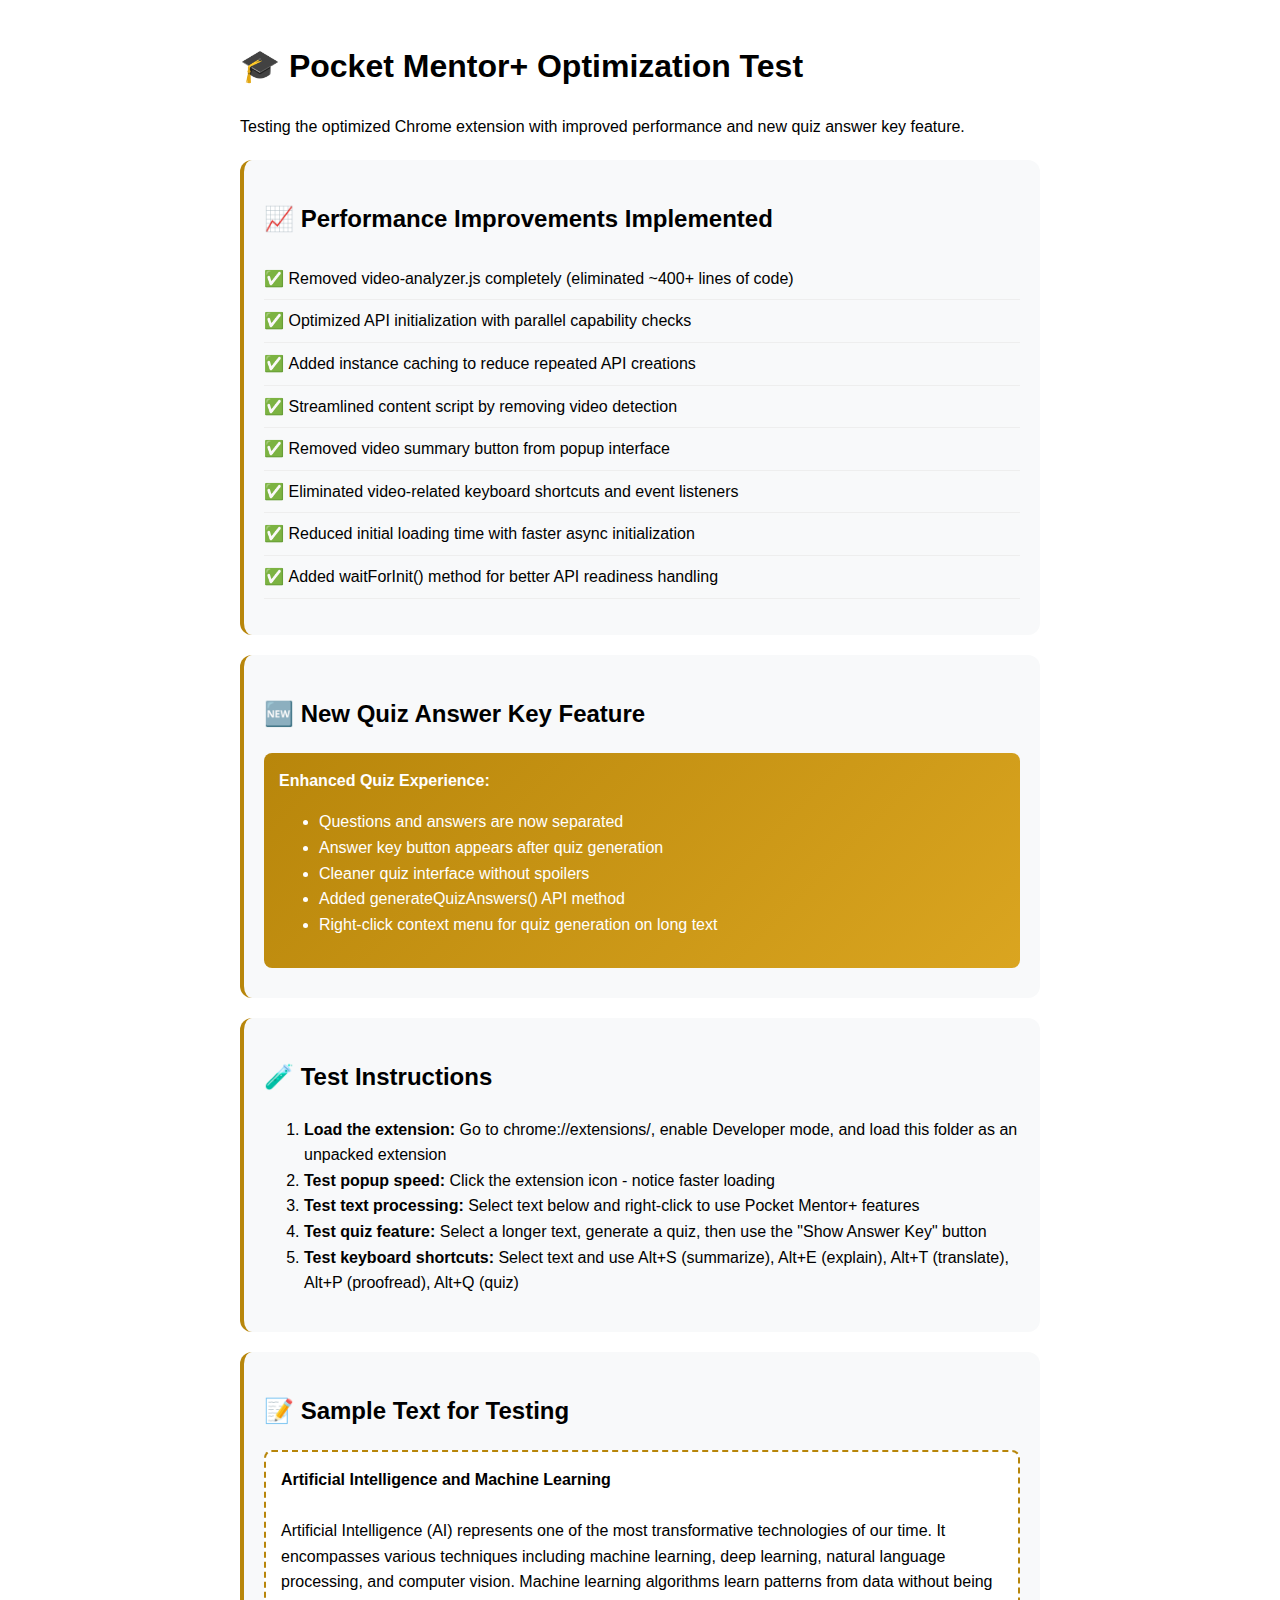
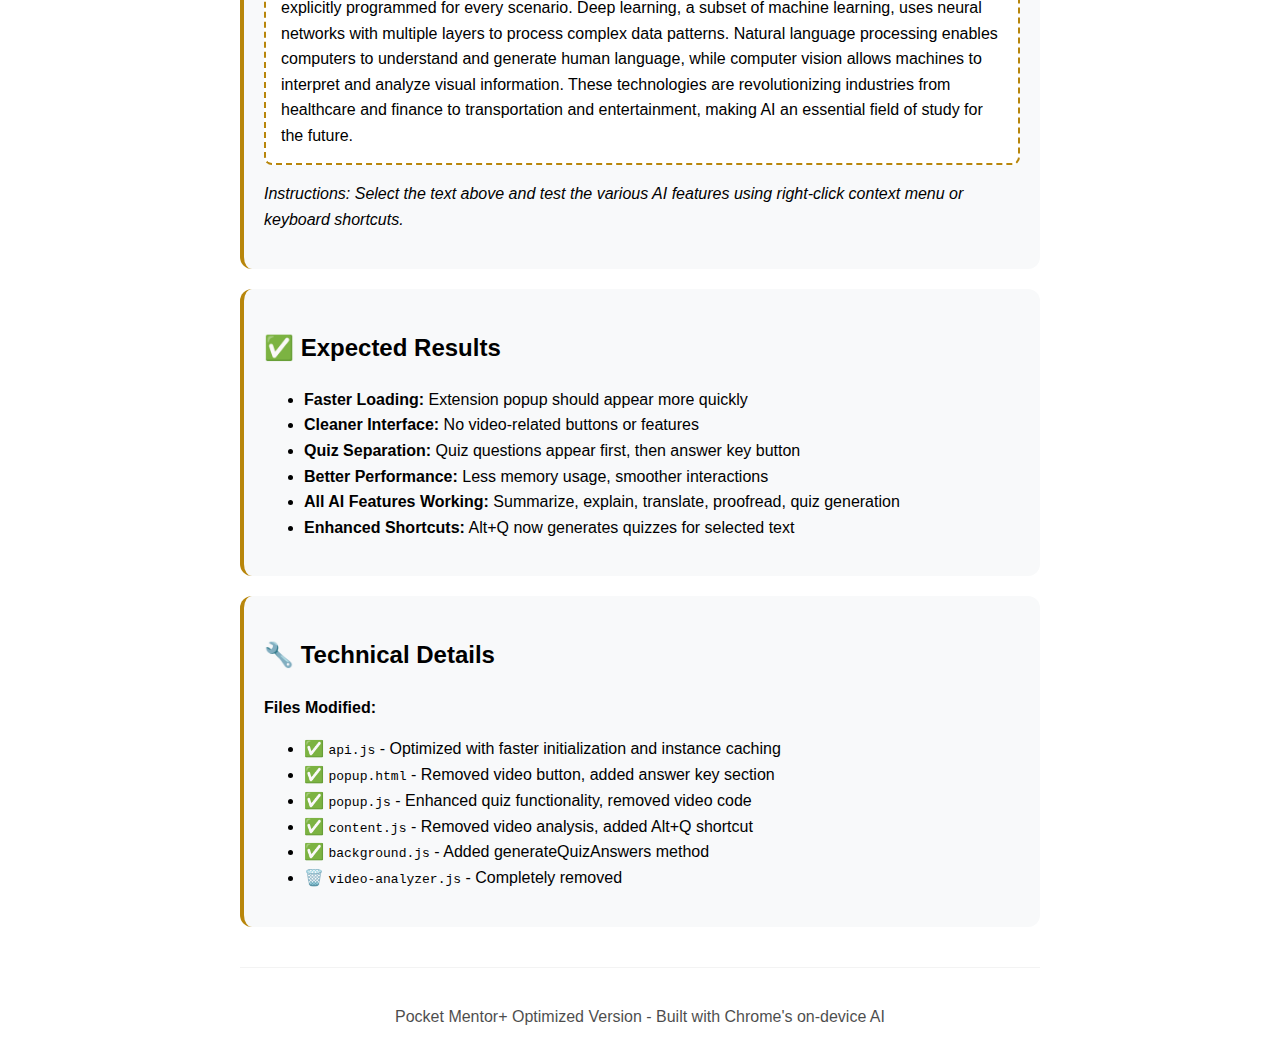
<file: test_optimization.html>
<!DOCTYPE html>
<html lang="en">
<head>
    <meta charset="UTF-8">
    <meta name="viewport" content="width=device-width, initial-scale=1.0">
    <title>Pocket Mentor+ Optimization Test</title>
    <style>
        body {
            font-family: -apple-system, BlinkMacSystemFont, 'Segoe UI', Roboto, sans-serif;
            max-width: 800px;
            margin: 0 auto;
            padding: 20px;
            line-height: 1.6;
        }
        .test-section {
            background: #f8f9fa;
            padding: 20px;
            border-radius: 12px;
            margin: 20px 0;
            border-left: 4px solid #b8860b;
        }
        .optimization-list {
            list-style: none;
            padding: 0;
        }
        .optimization-list li {
            padding: 8px 0;
            border-bottom: 1px solid #eee;
        }
        .optimization-list li:before {
            content: "✅ ";
            color: #28a745;
            font-weight: bold;
        }
        .feature-highlight {
            background: linear-gradient(135deg, #b8860b, #daa520);
            color: white;
            padding: 15px;
            border-radius: 8px;
            margin: 10px 0;
        }
        .test-text {
            background: white;
            border: 2px dashed #b8860b;
            padding: 15px;
            border-radius: 8px;
            margin: 15px 0;
            user-select: all;
        }
    </style>
</head>
<body>
    <header>
        <h1>🎓 Pocket Mentor+ Optimization Test</h1>
        <p>Testing the optimized Chrome extension with improved performance and new quiz answer key feature.</p>
    </header>

    <div class="test-section">
        <h2>📈 Performance Improvements Implemented</h2>
        <ul class="optimization-list">
            <li>Removed video-analyzer.js completely (eliminated ~400+ lines of code)</li>
            <li>Optimized API initialization with parallel capability checks</li>
            <li>Added instance caching to reduce repeated API creations</li>
            <li>Streamlined content script by removing video detection</li>
            <li>Removed video summary button from popup interface</li>
            <li>Eliminated video-related keyboard shortcuts and event listeners</li>
            <li>Reduced initial loading time with faster async initialization</li>
            <li>Added waitForInit() method for better API readiness handling</li>
        </ul>
    </div>

    <div class="test-section">
        <h2>🆕 New Quiz Answer Key Feature</h2>
        <div class="feature-highlight">
            <strong>Enhanced Quiz Experience:</strong>
            <ul>
                <li>Questions and answers are now separated</li>
                <li>Answer key button appears after quiz generation</li>
                <li>Cleaner quiz interface without spoilers</li>
                <li>Added generateQuizAnswers() API method</li>
                <li>Right-click context menu for quiz generation on long text</li>
            </ul>
        </div>
    </div>

    <div class="test-section">
        <h2>🧪 Test Instructions</h2>
        <ol>
            <li><strong>Load the extension:</strong> Go to chrome://extensions/, enable Developer mode, and load this folder as an unpacked extension</li>
            <li><strong>Test popup speed:</strong> Click the extension icon - notice faster loading</li>
            <li><strong>Test text processing:</strong> Select text below and right-click to use Pocket Mentor+ features</li>
            <li><strong>Test quiz feature:</strong> Select a longer text, generate a quiz, then use the "Show Answer Key" button</li>
            <li><strong>Test keyboard shortcuts:</strong> Select text and use Alt+S (summarize), Alt+E (explain), Alt+T (translate), Alt+P (proofread), Alt+Q (quiz)</li>
        </ol>
    </div>

    <div class="test-section">
        <h2>📝 Sample Text for Testing</h2>
        <div class="test-text">
            <strong>Artificial Intelligence and Machine Learning</strong><br><br>
            Artificial Intelligence (AI) represents one of the most transformative technologies of our time. It encompasses various techniques including machine learning, deep learning, natural language processing, and computer vision. Machine learning algorithms learn patterns from data without being explicitly programmed for every scenario. Deep learning, a subset of machine learning, uses neural networks with multiple layers to process complex data patterns. Natural language processing enables computers to understand and generate human language, while computer vision allows machines to interpret and analyze visual information. These technologies are revolutionizing industries from healthcare and finance to transportation and entertainment, making AI an essential field of study for the future.
        </div>
        
        <p><em>Instructions: Select the text above and test the various AI features using right-click context menu or keyboard shortcuts.</em></p>
    </div>

    <div class="test-section">
        <h2>✅ Expected Results</h2>
        <ul>
            <li><strong>Faster Loading:</strong> Extension popup should appear more quickly</li>
            <li><strong>Cleaner Interface:</strong> No video-related buttons or features</li>
            <li><strong>Quiz Separation:</strong> Quiz questions appear first, then answer key button</li>
            <li><strong>Better Performance:</strong> Less memory usage, smoother interactions</li>
            <li><strong>All AI Features Working:</strong> Summarize, explain, translate, proofread, quiz generation</li>
            <li><strong>Enhanced Shortcuts:</strong> Alt+Q now generates quizzes for selected text</li>
        </ul>
    </div>

    <div class="test-section">
        <h2>🔧 Technical Details</h2>
        <p><strong>Files Modified:</strong></p>
        <ul>
            <li>✅ <code>api.js</code> - Optimized with faster initialization and instance caching</li>
            <li>✅ <code>popup.html</code> - Removed video button, added answer key section</li>
            <li>✅ <code>popup.js</code> - Enhanced quiz functionality, removed video code</li>
            <li>✅ <code>content.js</code> - Removed video analysis, added Alt+Q shortcut</li>
            <li>✅ <code>background.js</code> - Added generateQuizAnswers method</li>
            <li>🗑️ <code>video-analyzer.js</code> - Completely removed</li>
        </ul>
    </div>

    <footer style="margin-top: 40px; text-align: center; opacity: 0.7; border-top: 1px solid #eee; padding-top: 20px;">
        <p>Pocket Mentor+ Optimized Version - Built with Chrome's on-device AI</p>
    </footer>
</body>
</html>
</file>
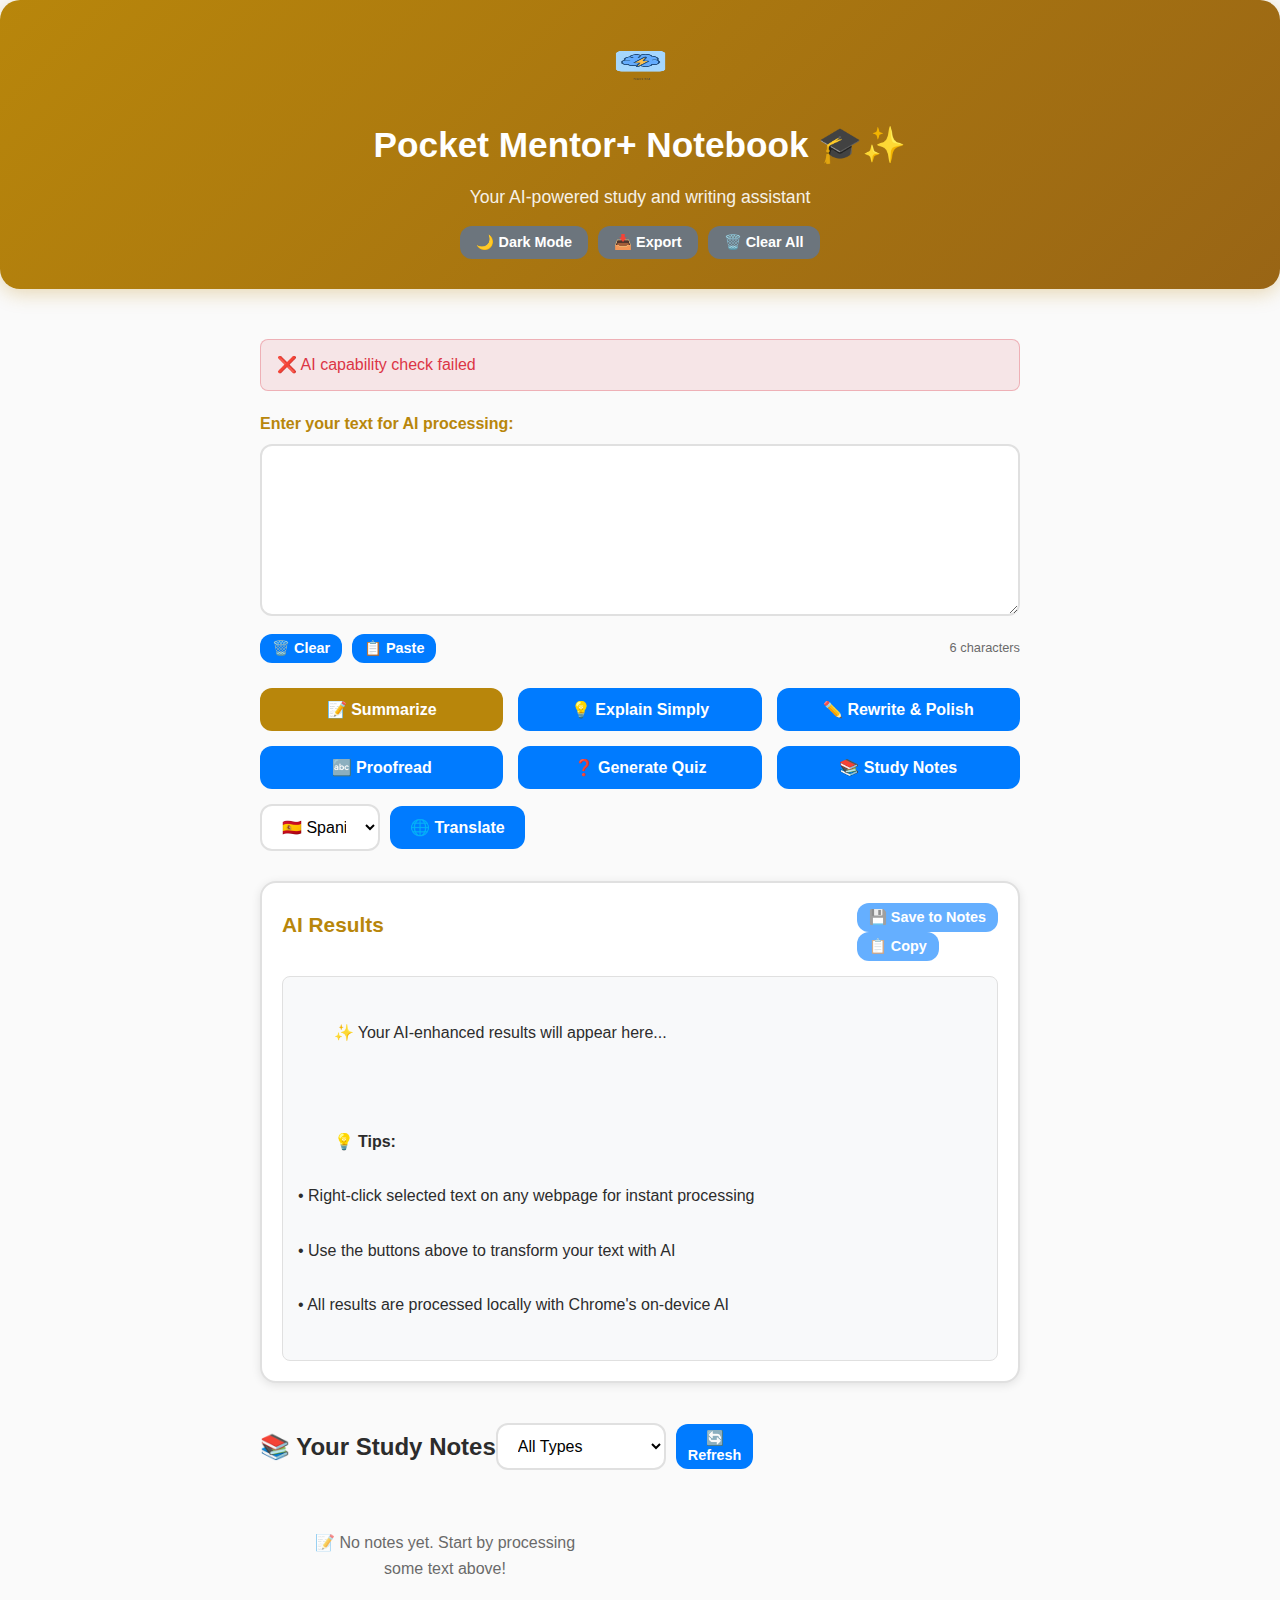
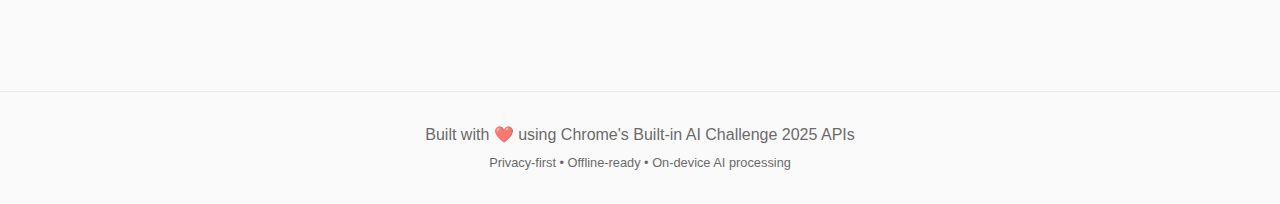
<file: extension-clean/notebook.html>
<!DOCTYPE html>
<html lang="en">
<head>
  <meta charset="UTF-8">
  <meta name="viewport" content="width=device-width, initial-scale=1.0">
  <title>Pocket Mentor+ Notebook 🎓✨</title>
  <link rel="stylesheet" href="styles.css">
</head>
<body class="light-theme">
  <!-- Header -->
  <header class="app-header">
    <img src="icon48.png" alt="Pocket Mentor+ Logo" class="logo">
    <h1>Pocket Mentor+ Notebook 🎓✨</h1>
    <p class="tagline">Your AI-powered study and writing assistant</p>
    
    <!-- Header Controls -->
    <div style="margin-top: 15px; display: flex; gap: 10px; justify-content: center; flex-wrap: wrap;">
      <button id="themeToggle" class="theme-btn" aria-label="Toggle theme">🌙 Dark Mode</button>
      <button id="exportNotes" class="theme-btn" aria-label="Export notes">📥 Export</button>
      <button id="clearAllNotes" class="theme-btn" aria-label="Clear all notes">🗑️ Clear All</button>
    </div>
  </header>

  <!-- Main App Container -->
  <main class="app-container">
    <!-- AI Status Banner -->
    <div id="aiStatusBanner" class="status-message status-warning" style="margin-bottom: 20px;">
      🔄 Checking AI capabilities...
    </div>

    <!-- Input Section -->
    <section class="input-panel" aria-label="Text Input">
      <label for="inputBox">Enter your text for AI processing:</label>
      <textarea 
        id="inputBox" 
        placeholder="Paste or type your text here for summarization, translation, rewriting, or other AI enhancements..."
        aria-label="Main text input area"
        rows="8">
      </textarea>
      
      <!-- Input Controls -->
      <div style="display: flex; gap: 10px; margin-top: 10px; align-items: center; flex-wrap: wrap;">
        <button id="clearInput" class="secondary-btn" style="padding: 6px 12px; font-size: 0.9rem;">
          🗑️ Clear
        </button>
        <button id="pasteFromClipboard" class="secondary-btn" style="padding: 6px 12px; font-size: 0.9rem;">
          📋 Paste
        </button>
        <span style="margin-left: auto; font-size: 0.8rem; opacity: 0.7;">
          <span id="charCount">0</span> characters
        </span>
      </div>
    </section>

    <!-- Action Buttons -->
    <section class="button-panel" role="group" aria-label="AI actions">
      <!-- Core AI Actions -->
      <button id="summarizeBtn" class="primary-btn" aria-label="Summarize text">
        📝 Summarize
      </button>
      <button id="explainBtn" class="secondary-btn" aria-label="Explain text">
        💡 Explain Simply
      </button>
      <button id="rewriteBtn" class="secondary-btn" aria-label="Rewrite text">
        ✏️ Rewrite & Polish
      </button>
      <button id="proofreadBtn" class="secondary-btn" aria-label="Proofread text">
        🔤 Proofread
      </button>

      <!-- Advanced Actions -->
      <button id="generateQuizBtn" class="secondary-btn" aria-label="Generate quiz">
        ❓ Generate Quiz
      </button>
      <button id="studyNotesBtn" class="secondary-btn" aria-label="Create study notes">
        📚 Study Notes
      </button>

      <!-- Translation Controls -->
      <div class="translate-controls" aria-label="Translation controls">
        <select id="languageSelect" aria-label="Select target language">
          <option value="es">🇪🇸 Spanish</option>
          <option value="fr">🇫🇷 French</option>
          <option value="de">🇩🇪 German</option>
          <option value="zh">🇨🇳 Chinese</option>
          <option value="ja">🇯🇵 Japanese</option>
          <option value="hi">🇮🇳 Hindi</option>
          <option value="it">🇮🇹 Italian</option>
          <option value="pt">🇵🇹 Portuguese</option>
          <option value="ru">🇷🇺 Russian</option>
          <option value="ar">🇸🇦 Arabic</option>
        </select>
        <button id="translateBtn" class="secondary-btn" aria-label="Translate text">
          🌐 Translate
        </button>
      </div>
    </section>

    <!-- Output Section -->
    <section class="output-panel" aria-live="polite" aria-label="AI Results">
      <div style="display: flex; justify-content: space-between; align-items: center; margin-bottom: 15px;">
        <h2>AI Results</h2>
        <div>
          <button id="saveResult" class="secondary-btn" style="padding: 6px 12px; font-size: 0.9rem;" disabled>
            💾 Save to Notes
          </button>
          <button id="copyResult" class="secondary-btn" style="padding: 6px 12px; font-size: 0.9rem;" disabled>
            📋 Copy
          </button>
        </div>
      </div>
      <div id="outputBox" tabindex="0">
        ✨ Your AI-enhanced results will appear here...
        <br><br>
        💡 <strong>Tips:</strong>
        <br>• Right-click selected text on any webpage for instant processing
        <br>• Use the buttons above to transform your text with AI
        <br>• All results are processed locally with Chrome's on-device AI
      </div>
    </section>

    <!-- Study Statistics -->
    <section class="stats-panel" style="display: none;" aria-label="Study Statistics">
      <h2>📊 Study Statistics</h2>
      <div class="stats-grid" style="display: grid; grid-template-columns: repeat(auto-fit, minmax(200px, 1fr)); gap: 15px; margin-top: 15px;">
        <div class="stat-card">
          <div class="stat-number" id="totalNotes">0</div>
          <div class="stat-label">Total Notes</div>
        </div>
        <div class="stat-card">
          <div class="stat-number" id="totalSessions">0</div>
          <div class="stat-label">Study Sessions</div>
        </div>
        <div class="stat-card">
          <div class="stat-number" id="totalProcessed">0</div>
          <div class="stat-label">Words Processed</div>
        </div>
      </div>
    </section>

    <!-- Notes Section -->
    <section class="notes-section" aria-label="Saved Notes">
      <div class="notes-header">
        <h2>📚 Your Study Notes</h2>
        <div style="display: flex; gap: 10px; align-items: center;">
          <select id="notesFilter" aria-label="Filter notes by type">
            <option value="">All Types</option>
            <option value="summarize">Summaries</option>
            <option value="explain">Explanations</option>
            <option value="translate">Translations</option>
            <option value="quiz">Quizzes</option>
            <option value="rewrite">Rewrites</option>
            <option value="saved">Saved Text</option>
          </select>
          <button id="refreshNotes" class="secondary-btn" style="padding: 6px 12px; font-size: 0.9rem;">
            🔄 Refresh
          </button>
        </div>
      </div>
      
      <div id="notesContainer" class="notes-grid">
        <div style="text-align: center; padding: 40px; opacity: 0.7;">
          <p>📝 No notes yet. Start by processing some text above!</p>
        </div>
      </div>
    </section>
  </main>

  <!-- Footer -->
  <footer class="app-footer">
    <p>Built with ❤️ using Chrome's Built-in AI Challenge 2025 APIs</p>
    <p style="font-size: 0.8rem; margin-top: 5px;">
      Privacy-first • Offline-ready • On-device AI processing
    </p>
  </footer>

  <script type="module" src="notebook.js"></script>
</body>
</html>
</file>
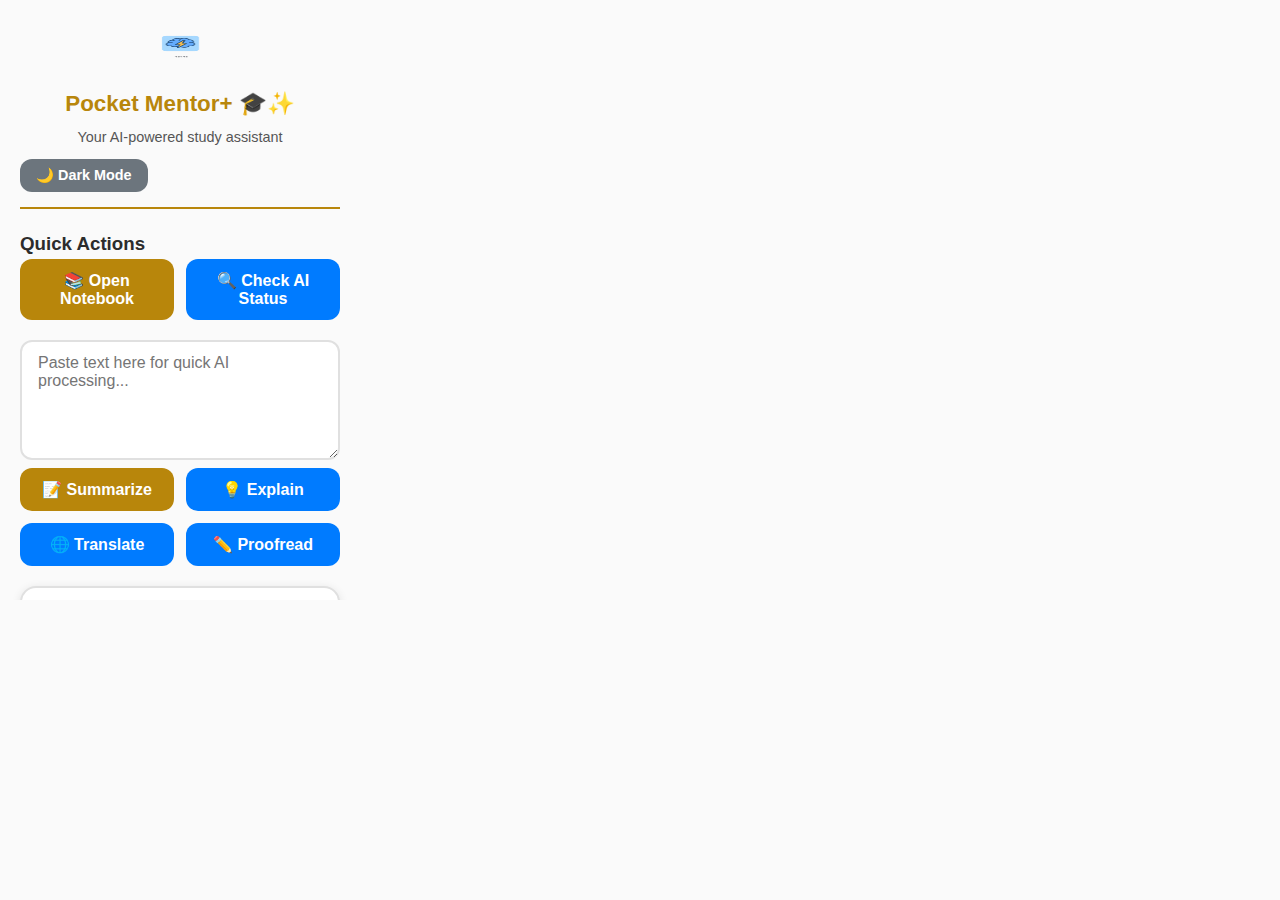
<file: extension-clean/popup.html>
<!DOCTYPE html>
<html lang="en">
<head>
  <meta charset="UTF-8">
  <meta name="viewport" content="width=device-width, initial-scale=1.0">
  <title>Pocket Mentor+</title>
  <link rel="stylesheet" href="styles.css">
</head>
<body class="light-theme">
  <div class="popup-container">
    <!-- Header -->
    <header class="popup-header">
      <img src="icon48.png" alt="Pocket Mentor+ Logo" class="logo">
      <h1 class="app-title">Pocket Mentor+ 🎓✨</h1>
      <p class="tagline">Your AI-powered study assistant</p>
      <button id="themeToggle" class="theme-btn" aria-label="Toggle theme">🌙 Dark Mode</button>
    </header>

    <!-- Quick Actions -->
    <section class="quick-actions" aria-label="Quick Actions">
      <h3>Quick Actions</h3>
      <div class="popup-buttons">
        <button id="openNotebook" class="primary-btn" aria-label="Open full notebook">
          📚 Open Notebook
        </button>
        <button id="checkCapabilities" class="secondary-btn" aria-label="Check AI status">
          🔍 Check AI Status
        </button>
      </div>
    </section>

    <!-- Text Input -->
    <section class="input-section" aria-label="Text Input">
      <label for="quickInput" class="sr-only">Enter text for quick processing</label>
      <textarea 
        id="quickInput" 
        placeholder="Paste text here for quick AI processing..."
        aria-label="Quick text input"
        rows="4"
      ></textarea>
    </section>

    <!-- Action Buttons -->
    <section class="action-buttons" aria-label="AI Actions">
      <div class="popup-buttons">
        <button id="quickSummarize" class="primary-btn" aria-label="Quick summarize">
          📝 Summarize
        </button>
        <button id="quickExplain" class="secondary-btn" aria-label="Quick explain">
          💡 Explain
        </button>
        <button id="quickTranslate" class="secondary-btn" aria-label="Quick translate">
          🌐 Translate
        </button>
        <button id="quickProofread" class="secondary-btn" aria-label="Quick proofread">
          ✏️ Proofread
        </button>
      </div>
    </section>

    <!-- Output -->
    <section class="output-section" aria-live="polite" aria-label="Results">
      <div class="output-panel">
        <h3>Quick Result</h3>
        <div id="quickOutput">
          Select text on any webpage and right-click for instant AI processing, or paste text above for quick actions.
        </div>
      </div>
    </section>

    <!-- Recent Notes Preview -->
    <section class="recent-notes" aria-label="Recent Notes">
      <div class="notes-header">
        <h3>Recent Notes</h3>
        <button id="clearNotes" class="theme-btn" style="font-size: 0.8rem; padding: 4px 8px;">Clear All</button>
      </div>
      <div id="recentNotesList" class="recent-notes-list">
        <p>No recent notes. Start by processing some text!</p>
      </div>
    </section>

    <!-- Footer -->
    <footer class="popup-footer">
      <p style="font-size: 0.8rem; text-align: center; opacity: 0.7; margin-top: 15px;">
        Built with Chrome's on-device AI
      </p>
    </footer>
  </div>

  <script type="module" src="popup.js"></script>
</body>
</html>
</file>
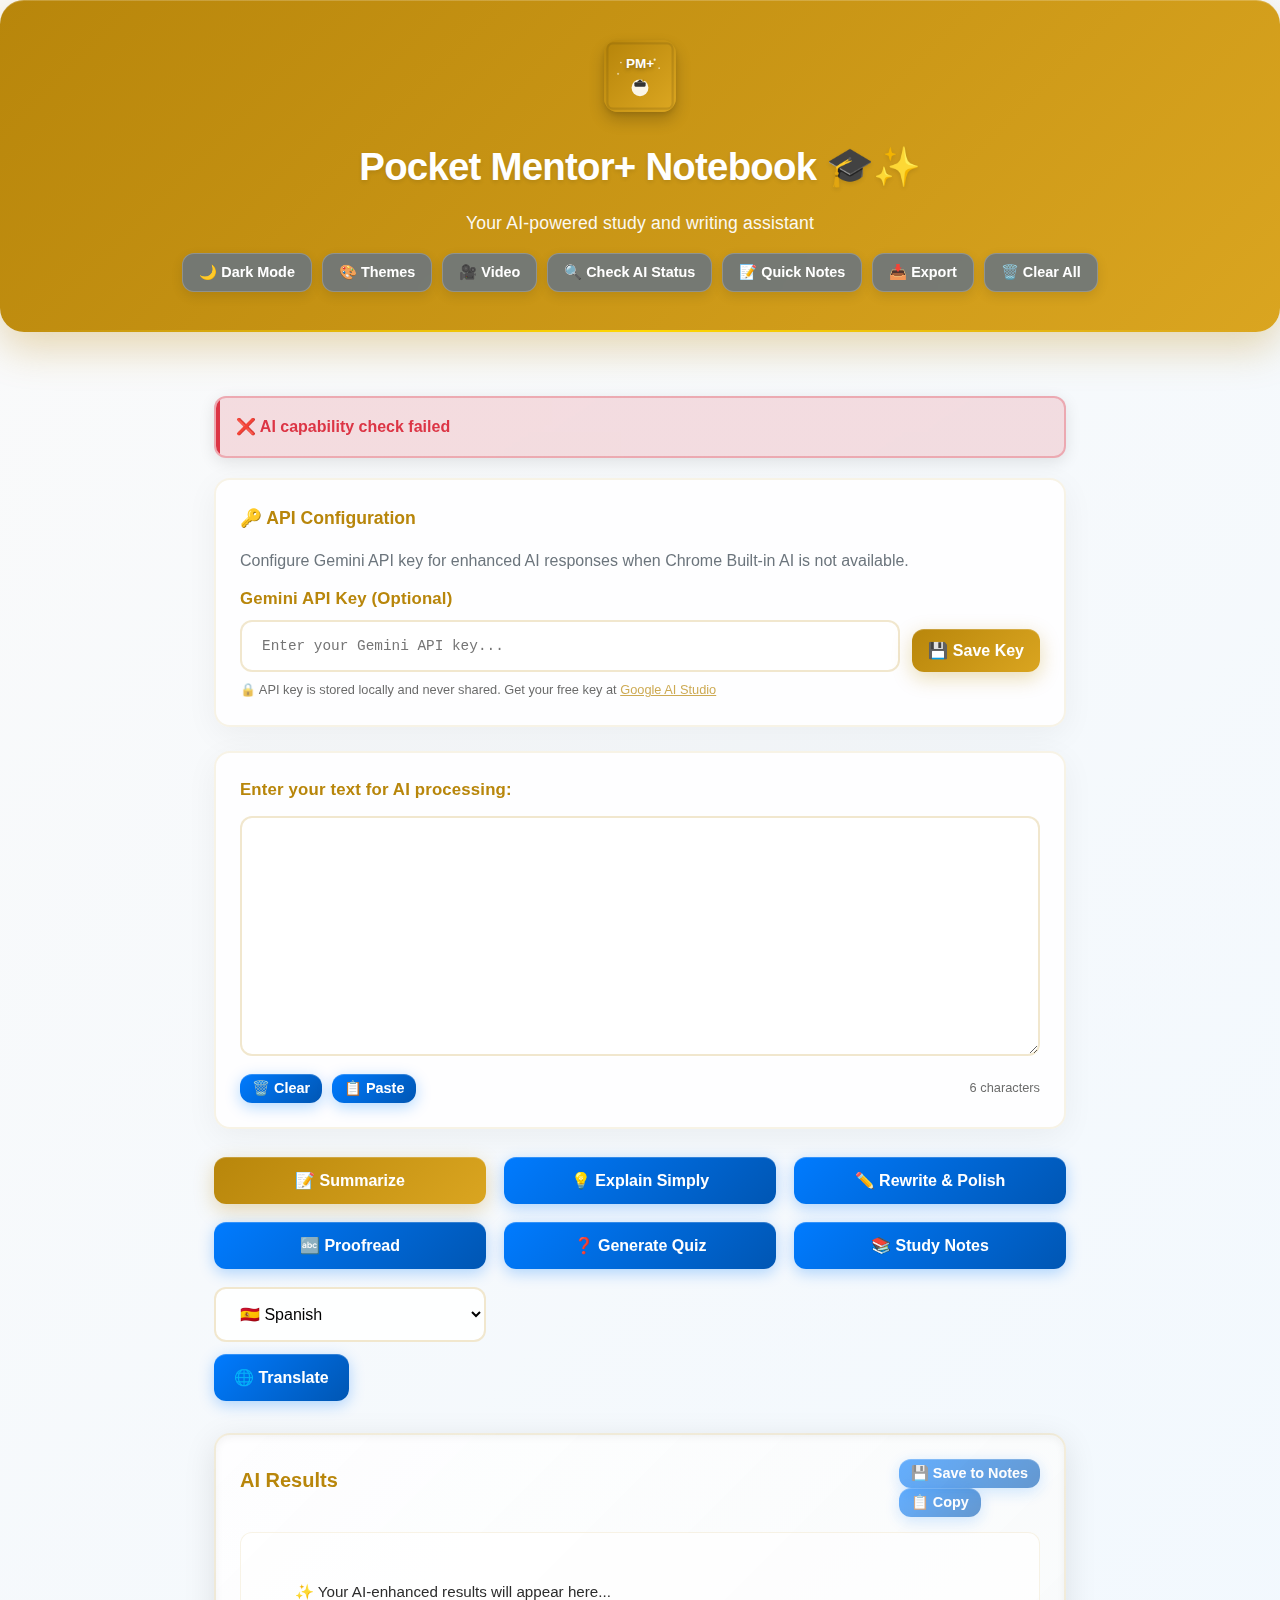
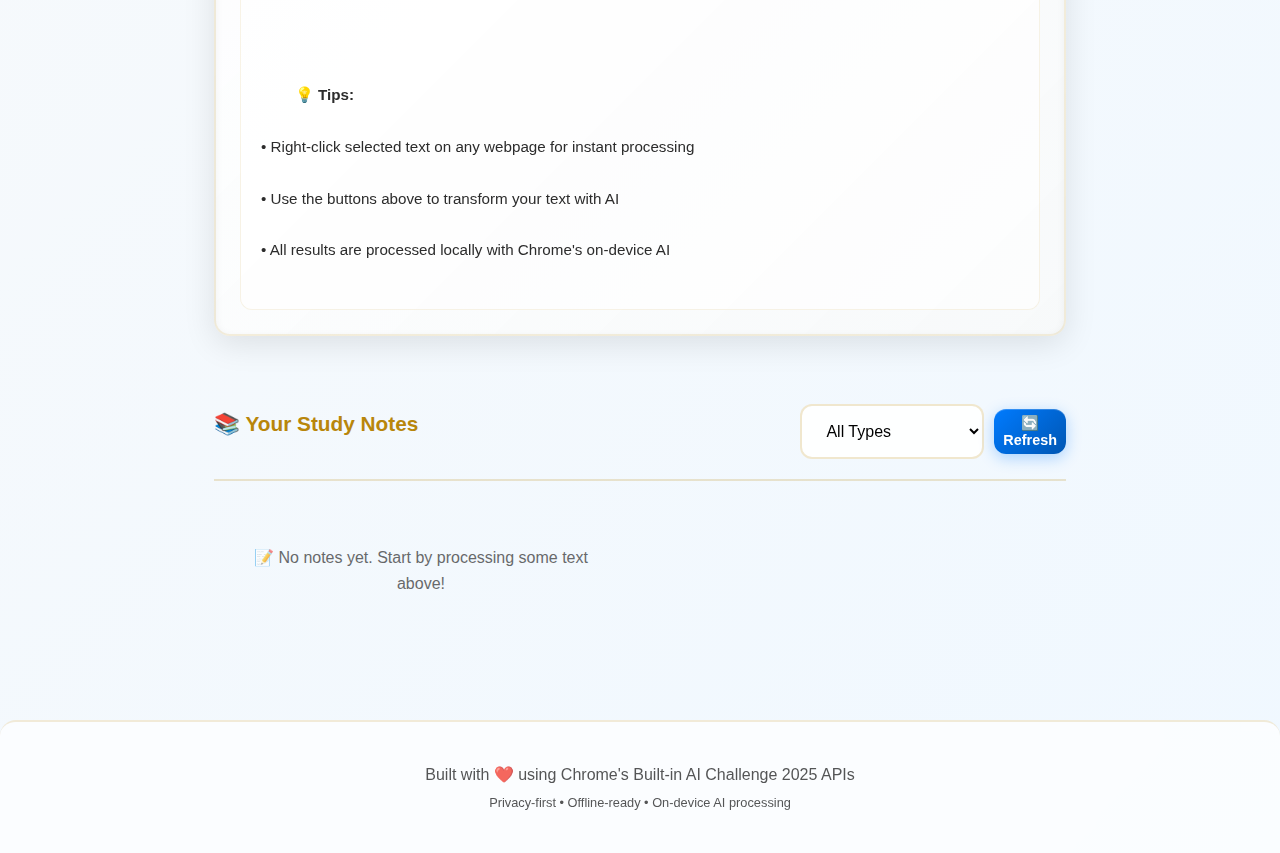
<file: pocket-mentor-plus-optimized/notebook.html>
<!DOCTYPE html>
<html lang="en">
<head>
  <meta charset="UTF-8">
  <meta name="viewport" content="width=device-width, initial-scale=1.0">
  <title>Pocket Mentor+ Notebook 🎓✨</title>
  <link rel="stylesheet" href="styles.css">
</head>
<body class="light-theme">
  <!-- Header -->
  <header class="app-header">
    <img src="icon.svg" alt="Pocket Mentor+ Logo" class="logo"
         onerror="this.onerror=null; this.src='[data-uri]'; this.alt='PM+ 🎓';"
         loading="lazy"
         decoding="async">
    <h1>Pocket Mentor+ Notebook 🎓✨</h1>
    <p class="tagline">Your AI-powered study and writing assistant</p>
    
    <!-- Header Controls -->
    <div style="margin-top: 15px; display: flex; gap: 10px; justify-content: center; flex-wrap: wrap;">
      <button id="themeToggle" class="theme-btn" aria-label="Toggle theme">🌙 Dark Mode</button>
      <button id="themesBtn" class="theme-btn" aria-label="Choose themes">🎨 Themes</button>
      <button id="videoSummaryBtn" class="theme-btn" aria-label="Analyze video" title="Alt+V">🎥 Video</button>
      <button id="checkCapabilities" class="theme-btn" aria-label="Check AI status">🔍 Check AI Status</button>
      <button id="quickNotes" class="theme-btn" aria-label="Quick notes access">📝 Quick Notes</button>
      <button id="exportNotes" class="theme-btn" aria-label="Export notes">📥 Export</button>
      <button id="clearAllNotes" class="theme-btn" aria-label="Clear all notes">🗑️ Clear All</button>
    </div>
  </header>

  <!-- Themes Panel (Initially Hidden) -->
  <div id="themesPanel" class="themes-panel-notebook" style="display: none;">
    <div class="container" style="max-width: 900px; margin: 0 auto; padding: 0 24px;">
      <h2 style="text-align: center; color: var(--primary-gold); margin-bottom: 24px;">🎨 Choose Your Perfect Theme</h2>
      <div id="themeGrid" class="theme-grid-notebook">
        <!-- Theme options will be populated by JavaScript -->
      </div>
      <div style="text-align: center; margin-top: 20px;">
        <button id="closeThemesPanel" class="secondary-btn">Close Themes</button>
      </div>
    </div>
  </div>

  <!-- Main App Container -->
  <main class="app-container">
    <!-- AI Status Banner -->
    <div id="aiStatusBanner" class="status-message status-warning" style="margin-bottom: 20px;">
      🔄 Checking AI capabilities...
    </div>

    <!-- API Configuration Panel (Initially Hidden) -->
    <div id="apiConfigPanel" class="input-panel" style="display: none; margin-bottom: 24px;">
      <h3 style="color: var(--primary-gold); margin-bottom: 16px;">🔑 API Configuration</h3>
      <p style="margin-bottom: 12px; color: var(--text-light);">
        Configure Gemini API key for enhanced AI responses when Chrome Built-in AI is not available.
      </p>
      <div style="display: flex; gap: 12px; align-items: end;">
        <div style="flex: 1;">
          <label for="geminiApiKey" style="display: block; margin-bottom: 8px; font-weight: 600;">
            Gemini API Key (Optional)
          </label>
          <input 
            type="password" 
            id="geminiApiKey" 
            placeholder="Enter your Gemini API key..."
            style="font-family: monospace; font-size: 0.9rem;"
          >
        </div>
        <button id="saveApiKey" class="primary-btn" style="padding: 12px 16px; white-space: nowrap;">
          💾 Save Key
        </button>
      </div>
      <p style="font-size: 0.8rem; opacity: 0.7; margin-top: 8px;">
        🔒 API key is stored locally and never shared. Get your free key at 
        <a href="#" onclick="window.open('https://makersuite.google.com/app/apikey', '_blank')" 
           style="color: var(--primary-gold);">Google AI Studio</a>
      </p>
    </div>

    <!-- Input Section -->
    <section class="input-panel" aria-label="Text Input">
      <label for="inputBox">Enter your text for AI processing:</label>
      <textarea 
        id="inputBox" 
        placeholder="Paste or type your text here for summarization, translation, rewriting, or other AI enhancements..."
        aria-label="Main text input area"
        rows="8">
      </textarea>
      
      <!-- Input Controls -->
      <div style="display: flex; gap: 10px; margin-top: 10px; align-items: center; flex-wrap: wrap;">
        <button id="clearInput" class="secondary-btn" style="padding: 6px 12px; font-size: 0.9rem;">
          🗑️ Clear
        </button>
        <button id="pasteFromClipboard" class="secondary-btn" style="padding: 6px 12px; font-size: 0.9rem;">
          📋 Paste
        </button>
        <span style="margin-left: auto; font-size: 0.8rem; opacity: 0.7;">
          <span id="charCount">0</span> characters
        </span>
      </div>
    </section>

    <!-- Action Buttons -->
    <section class="button-panel" role="group" aria-label="AI actions">
      <!-- Core AI Actions -->
      <button id="summarizeBtn" class="primary-btn" aria-label="Summarize text">
        📝 Summarize
      </button>
      <button id="explainBtn" class="secondary-btn" aria-label="Explain text">
        💡 Explain Simply
      </button>
      <button id="rewriteBtn" class="secondary-btn" aria-label="Rewrite text">
        ✏️ Rewrite & Polish
      </button>
      <button id="proofreadBtn" class="secondary-btn" aria-label="Proofread text">
        🔤 Proofread
      </button>

      <!-- Advanced Actions -->
      <button id="generateQuizBtn" class="secondary-btn" aria-label="Generate quiz">
        ❓ Generate Quiz
      </button>
      <button id="studyNotesBtn" class="secondary-btn" aria-label="Create study notes">
        📚 Study Notes
      </button>

      <!-- Translation Controls -->
      <div class="translate-controls" aria-label="Translation controls">
        <select id="languageSelect" aria-label="Select target language">
          <option value="es">🇪🇸 Spanish</option>
          <option value="fr">🇫🇷 French</option>
          <option value="de">🇩🇪 German</option>
          <option value="zh">🇨🇳 Chinese</option>
          <option value="ja">🇯🇵 Japanese</option>
          <option value="hi">🇮🇳 Hindi</option>
          <option value="it">🇮🇹 Italian</option>
          <option value="pt">🇵🇹 Portuguese</option>
          <option value="ru">🇷🇺 Russian</option>
          <option value="ar">🇸🇦 Arabic</option>
        </select>
        <button id="translateBtn" class="secondary-btn" aria-label="Translate text">
          🌐 Translate
        </button>
      </div>
    </section>

    <!-- Output Section -->
    <section class="output-panel" aria-live="polite" aria-label="AI Results">
      <div style="display: flex; justify-content: space-between; align-items: center; margin-bottom: 15px;">
        <h2>AI Results</h2>
        <div>
          <button id="saveResult" class="secondary-btn" style="padding: 6px 12px; font-size: 0.9rem;" disabled>
            💾 Save to Notes
          </button>
          <button id="copyResult" class="secondary-btn" style="padding: 6px 12px; font-size: 0.9rem;" disabled>
            📋 Copy
          </button>
        </div>
      </div>
      <div id="outputBox" tabindex="0">
        ✨ Your AI-enhanced results will appear here...
        <br><br>
        💡 <strong>Tips:</strong>
        <br>• Right-click selected text on any webpage for instant processing
        <br>• Use the buttons above to transform your text with AI
        <br>• All results are processed locally with Chrome's on-device AI
      </div>
    </section>

    <!-- Study Statistics -->
    <section class="stats-panel" style="display: none;" aria-label="Study Statistics">
      <h2>📊 Study Statistics</h2>
      <div class="stats-grid" style="display: grid; grid-template-columns: repeat(auto-fit, minmax(200px, 1fr)); gap: 15px; margin-top: 15px;">
        <div class="stat-card">
          <div class="stat-number" id="totalNotes">0</div>
          <div class="stat-label">Total Notes</div>
        </div>
        <div class="stat-card">
          <div class="stat-number" id="totalSessions">0</div>
          <div class="stat-label">Study Sessions</div>
        </div>
        <div class="stat-card">
          <div class="stat-number" id="totalProcessed">0</div>
          <div class="stat-label">Words Processed</div>
        </div>
      </div>
    </section>

    <!-- Notes Section -->
    <section class="notes-section" aria-label="Saved Notes">
      <div class="notes-header">
        <h2>📚 Your Study Notes</h2>
        <div style="display: flex; gap: 10px; align-items: center;">
          <select id="notesFilter" aria-label="Filter notes by type">
            <option value="">All Types</option>
            <option value="summarize">Summaries</option>
            <option value="explain">Explanations</option>
            <option value="translate">Translations</option>
            <option value="quiz">Quizzes</option>
            <option value="rewrite">Rewrites</option>
            <option value="saved">Saved Text</option>
          </select>
          <button id="refreshNotes" class="secondary-btn" style="padding: 6px 12px; font-size: 0.9rem;">
            🔄 Refresh
          </button>
        </div>
      </div>
      
      <div id="notesContainer" class="notes-grid">
        <div style="text-align: center; padding: 40px; opacity: 0.7;">
          <p>📝 No notes yet. Start by processing some text above!</p>
        </div>
      </div>
    </section>
  </main>

  <!-- Footer -->
  <footer class="app-footer">
    <p>Built with ❤️ using Chrome's Built-in AI Challenge 2025 APIs</p>
    <p style="font-size: 0.8rem; margin-top: 5px;">
      Privacy-first • Offline-ready • On-device AI processing
    </p>
  </footer>

  <script type="module" src="notebook.js"></script>
</body>
</html>
</file>
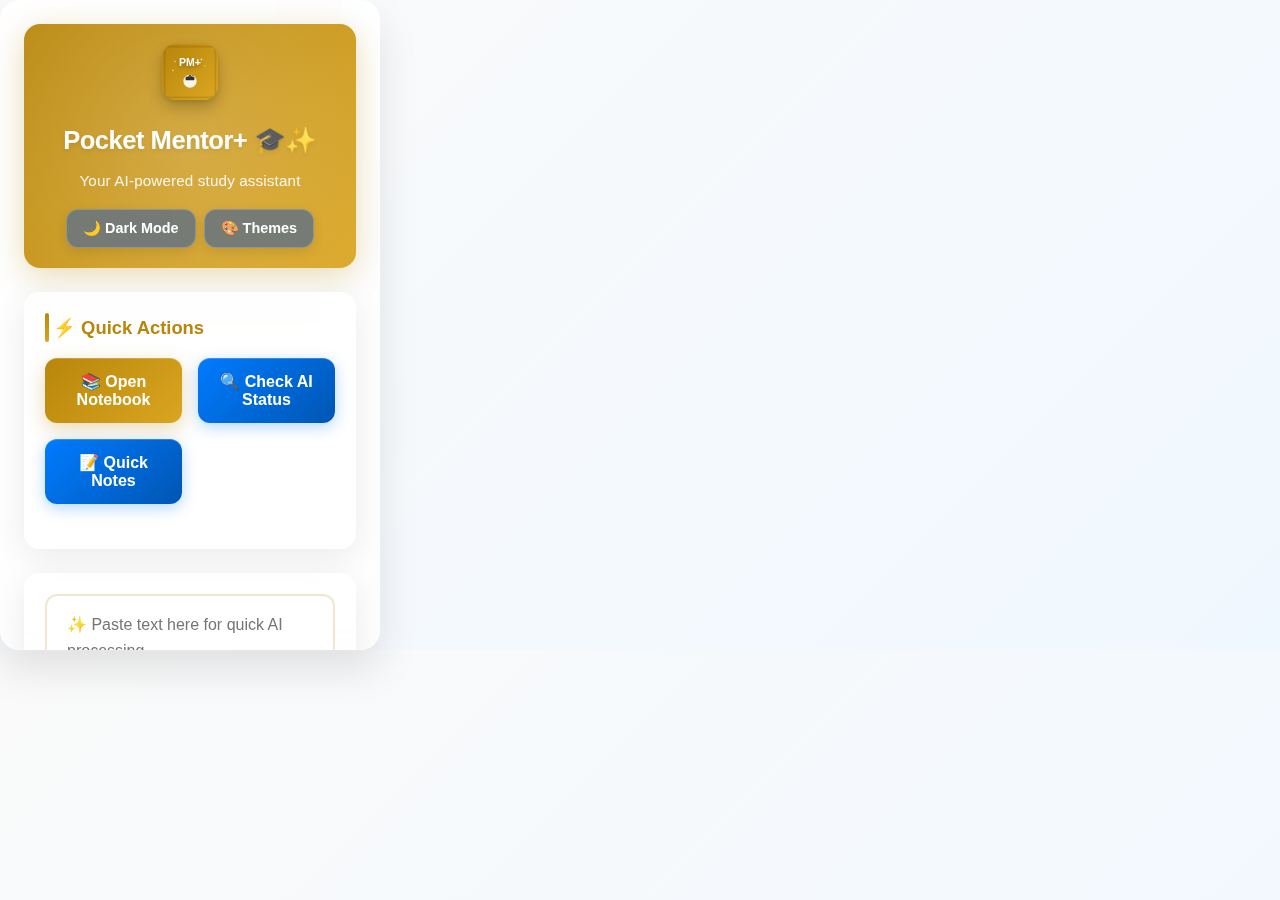
<file: pocket-mentor-plus-optimized/popup.html>
<!DOCTYPE html>
<html lang="en">
<head>
  <meta charset="UTF-8">
  <meta name="viewport" content="width=device-width, initial-scale=1.0">
  <title>Pocket Mentor+</title>
  <link rel="stylesheet" href="styles.css">
</head>
<body class="light-theme">
  <div class="popup-container">
    <!-- Header -->
    <header class="popup-header fade-in-scale">
      <img src="icon.svg" alt="Pocket Mentor+ Logo" class="logo" 
           onerror="this.onerror=null; this.src='[data-uri]'; this.alt='PM+ 🎓';"
           loading="lazy"
           decoding="async">
      <h1 class="app-title">Pocket Mentor+ 🎓✨</h1>
      <p class="tagline">Your AI-powered study assistant</p>
      <div class="header-controls" style="display: flex; gap: 8px; justify-content: center; margin-top: 12px;">
        <button id="themeToggle" class="theme-btn" aria-label="Toggle theme">🌙 Dark Mode</button>
        <button id="themesBtn" class="theme-btn" aria-label="Choose themes">🎨 Themes</button>
      </div>
    </header>

    <!-- Themes Panel (Initially Hidden) -->
    <section id="themesPanel" class="themes-panel fade-in-up" style="display: none;" aria-label="Theme Selection">
      <h3>🎨 Choose Your Theme</h3>
      <div id="themeGrid" class="theme-grid">
        <!-- Theme options will be populated by JavaScript -->
      </div>
    </section>

    <!-- Quick Actions -->
    <section class="quick-actions fade-in-up" aria-label="Quick Actions">
      <h3>⚡ Quick Actions</h3>
      <div class="popup-buttons">
        <button id="openNotebook" class="primary-btn" aria-label="Open full notebook">
          📚 Open Notebook
        </button>
        <button id="checkCapabilities" class="secondary-btn" aria-label="Check AI status">
          🔍 Check AI Status
        </button>
        <button id="quickNotes" class="secondary-btn" aria-label="Quick notes access">
          📝 Quick Notes
        </button>
      </div>
    </section>

    <!-- Text Input -->
    <section class="input-section fade-in-up" aria-label="Text Input">
      <label for="quickInput" class="sr-only">Enter text for quick processing</label>
      <textarea 
        id="quickInput" 
        placeholder="✨ Paste text here for quick AI processing..."
        aria-label="Quick text input"
        rows="4"
      ></textarea>
    </section>

    <!-- Action Buttons -->
    <section class="action-buttons fade-in-up" aria-label="AI Actions">
      <div class="popup-buttons">
        <button id="quickSummarize" class="primary-btn" aria-label="Quick summarize">
          📝 Summarize
        </button>
        <button id="quickExplain" class="secondary-btn" aria-label="Quick explain">
          💡 Explain
        </button>
        <button id="quickTranslate" class="secondary-btn" aria-label="Quick translate">
          🌐 Translate
        </button>
        <button id="quickProofread" class="secondary-btn" aria-label="Quick proofread">
          ✏️ Proofread
        </button>
      </div>
    </section>

    <!-- Output -->
    <section class="output-section fade-in-up" aria-live="polite" aria-label="Results">
      <div class="output-panel">
        <h3>✨ Quick Result</h3>
        <div id="quickOutput">
          Select text on any webpage and right-click for instant AI processing, or paste text above for quick actions.
        </div>
        <!-- Answer Key Button (Hidden by default) -->
        <div id="answerKeySection" style="display: none; margin-top: 12px;">
          <button id="showAnswerKey" class="secondary-btn" style="width: 100%;">
            🔑 Show Answer Key
          </button>
        </div>
      </div>
    </section>

    <!-- Recent Notes Preview -->
    <section class="recent-notes fade-in-up" aria-label="Recent Notes">
      <div class="notes-header">
        <h3>📚 Recent Notes</h3>
        <button id="clearNotes" class="theme-btn" style="font-size: 0.8rem; padding: 4px 8px;">Clear All</button>
      </div>
      <div id="recentNotesList" class="recent-notes-list">
        <p>No recent notes. Start by processing some text!</p>
      </div>
    </section>

    <!-- Footer -->
    <footer class="popup-footer">
      <p style="font-size: 0.8rem; text-align: center; opacity: 0.7; margin-top: 15px;">
        Built with Chrome's on-device AI
      </p>
    </footer>
  </div>

  <script type="module" src="popup.js"></script>
</body>
</html>
</file>
<file: website/website-styles.css>
/* ===== Pocket Mentor+ Website Styles ===== */

:root {
  --primary-gold: #b8860b;
  --dark-gold: #996515;
  --light-gold: #daa520;
  --accent-blue: #007bff;
  --success-green: #28a745;
  --text-dark: #2c2c2c;
  --text-light: #6c757d;
  --bg-light: #fafafa;
  --bg-white: #ffffff;
  --border-light: #e9ecef;
  --shadow-light: rgba(0, 0, 0, 0.1);
  --shadow-medium: rgba(0, 0, 0, 0.15);
}

/* Base Styles */
* {
  margin: 0;
  padding: 0;
  box-sizing: border-box;
}

body {
  font-family: -apple-system, BlinkMacSystemFont, 'Segoe UI', Roboto, 'Helvetica Neue', sans-serif;
  line-height: 1.6;
  color: var(--text-dark);
  background: var(--bg-white);
}

.container {
  max-width: 1200px;
  margin: 0 auto;
  padding: 0 20px;
}

/* Typography */
h1, h2, h3, h4, h5, h6 {
  font-weight: 700;
  line-height: 1.2;
  margin-bottom: 1rem;
}

p {
  margin-bottom: 1rem;
  color: var(--text-light);
}

a {
  color: var(--primary-gold);
  text-decoration: none;
  transition: color 0.3s ease;
}

a:hover {
  color: var(--dark-gold);
}

/* Buttons */
.btn {
  display: inline-flex;
  align-items: center;
  justify-content: center;
  padding: 12px 24px;
  border: none;
  border-radius: 12px;
  font-size: 1rem;
  font-weight: 600;
  text-decoration: none;
  cursor: pointer;
  transition: all 0.3s ease;
  gap: 8px;
}

.btn-primary {
  background: linear-gradient(135deg, var(--primary-gold), var(--dark-gold));
  color: white;
  box-shadow: 0 4px 15px rgba(184, 134, 11, 0.3);
}

.btn-primary:hover {
  transform: translateY(-2px);
  box-shadow: 0 6px 20px rgba(184, 134, 11, 0.4);
  color: white;
}

.btn-secondary {
  background: white;
  color: var(--primary-gold);
  border: 2px solid var(--primary-gold);
}

.btn-secondary:hover {
  background: var(--primary-gold);
  color: white;
  transform: translateY(-2px);
}

/* Header */
.header {
  background: white;
  box-shadow: 0 2px 10px var(--shadow-light);
  position: fixed;
  top: 0;
  width: 100%;
  z-index: 1000;
}

.nav {
  display: flex;
  justify-content: space-between;
  align-items: center;
  padding: 1rem 20px;
}

.nav-brand {
  display: flex;
  align-items: center;
  gap: 12px;
  font-size: 1.5rem;
  font-weight: 700;
  color: var(--primary-gold);
}

.nav-logo {
  width: 40px;
  height: 40px;
  border-radius: 8px;
}

.nav-links {
  display: flex;
  list-style: none;
  gap: 2rem;
}

.nav-links a {
  font-weight: 500;
  color: var(--text-dark);
  transition: color 0.3s ease;
}

.nav-links a:hover {
  color: var(--primary-gold);
}

.nav-toggle {
  display: none;
  background: none;
  border: none;
  font-size: 1.5rem;
  cursor: pointer;
}

/* Hero Section */
.hero {
  padding: 120px 0 80px;
  background: linear-gradient(135deg, #fafafa 0%, #f0f8ff 100%);
}

.hero-content {
  display: grid;
  grid-template-columns: 1fr 1fr;
  gap: 4rem;
  align-items: center;
}

.hero-title {
  font-size: 3.5rem;
  margin-bottom: 1.5rem;
  color: var(--text-dark);
}

.gradient-text {
  background: linear-gradient(135deg, var(--primary-gold), var(--light-gold));
  -webkit-background-clip: text;
  -webkit-text-fill-color: transparent;
  background-clip: text;
}

.hero-description {
  font-size: 1.25rem;
  margin-bottom: 2rem;
  color: var(--text-light);
}

.hero-badges {
  display: flex;
  flex-wrap: wrap;
  gap: 1rem;
  margin-bottom: 2rem;
}

.badge {
  background: rgba(184, 134, 11, 0.1);
  color: var(--primary-gold);
  padding: 6px 12px;
  border-radius: 20px;
  font-size: 0.9rem;
  font-weight: 600;
  border: 1px solid rgba(184, 134, 11, 0.3);
}

.hero-cta {
  display: flex;
  gap: 1rem;
  flex-wrap: wrap;
}

.hero-image {
  display: flex;
  justify-content: center;
  align-items: center;
}

.extension-preview {
  background: white;
  border-radius: 20px;
  padding: 2rem;
  box-shadow: 0 10px 30px var(--shadow-medium);
}

.preview-img {
  width: 100%;
  max-width: 400px;
  height: auto;
  border-radius: 12px;
}

/* Features Section */
.features {
  padding: 80px 0;
  background: var(--bg-white);
}

.section-title {
  text-align: center;
  font-size: 2.5rem;
  margin-bottom: 3rem;
  color: var(--text-dark);
}

.features-grid {
  display: grid;
  grid-template-columns: repeat(auto-fit, minmax(350px, 1fr));
  gap: 2rem;
}

.feature-card {
  background: white;
  padding: 2rem;
  border-radius: 16px;
  box-shadow: 0 4px 20px var(--shadow-light);
  text-align: center;
  transition: transform 0.3s ease, box-shadow 0.3s ease;
}

.feature-card:hover {
  transform: translateY(-5px);
  box-shadow: 0 8px 30px var(--shadow-medium);
}

.feature-icon {
  font-size: 3rem;
  margin-bottom: 1rem;
}

.feature-card h3 {
  color: var(--text-dark);
  margin-bottom: 1rem;
}

/* How It Works Section */
.how-it-works {
  padding: 80px 0;
  background: var(--bg-light);
}

.steps {
  display: grid;
  grid-template-columns: repeat(auto-fit, minmax(250px, 1fr));
  gap: 2rem;
  margin-top: 3rem;
}

.step {
  text-align: center;
  position: relative;
}

.step-number {
  width: 60px;
  height: 60px;
  background: linear-gradient(135deg, var(--primary-gold), var(--dark-gold));
  color: white;
  border-radius: 50%;
  display: flex;
  align-items: center;
  justify-content: center;
  font-size: 1.5rem;
  font-weight: 700;
  margin: 0 auto 1.5rem;
}

.step h3 {
  color: var(--text-dark);
  margin-bottom: 1rem;
}

/* Screenshots Section */
.screenshots {
  padding: 80px 0;
  background: var(--bg-white);
}

.screenshot-grid {
  display: grid;
  grid-template-columns: repeat(auto-fit, minmax(300px, 1fr));
  gap: 2rem;
  margin-top: 3rem;
}

.screenshot-item {
  text-align: center;
}

.screenshot-img {
  width: 100%;
  max-width: 200px;
  height: auto;
  border-radius: 12px;
  box-shadow: 0 4px 20px var(--shadow-light);
  margin-bottom: 1rem;
}

.screenshot-item h4 {
  color: var(--text-dark);
  margin-bottom: 0.5rem;
}

/* Download Section */
.download {
  padding: 80px 0;
  background: linear-gradient(135deg, var(--primary-gold), var(--dark-gold));
  color: white;
}

.download-card {
  background: white;
  color: var(--text-dark);
  padding: 3rem;
  border-radius: 20px;
  box-shadow: 0 10px 30px rgba(0, 0, 0, 0.2);
  max-width: 800px;
  margin: 0 auto;
}

.download-card h2 {
  text-align: center;
  font-size: 2.5rem;
  margin-bottom: 1rem;
  color: var(--primary-gold);
}

.download-card > p {
  text-align: center;
  font-size: 1.2rem;
  margin-bottom: 2rem;
}

.download-options {
  margin-bottom: 3rem;
}

.download-option {
  background: var(--bg-light);
  padding: 2rem;
  border-radius: 12px;
  text-align: center;
}

.download-option h3 {
  color: var(--primary-gold);
  margin-bottom: 1rem;
}

.installation-steps {
  margin-bottom: 2rem;
}

.installation-steps h3 {
  color: var(--primary-gold);
  margin-bottom: 1rem;
}

.installation-steps ol {
  margin-left: 1.5rem;
}

.installation-steps li {
  margin-bottom: 0.5rem;
  line-height: 1.6;
}

.installation-steps ul {
  margin: 0.5rem 0 0.5rem 1rem;
}

.installation-steps code {
  background: var(--bg-light);
  padding: 2px 6px;
  border-radius: 4px;
  font-family: 'Monaco', 'Menlo', monospace;
  font-size: 0.9rem;
}

.requirements h3 {
  color: var(--primary-gold);
  margin-bottom: 1rem;
}

.requirements ul {
  margin-left: 1.5rem;
}

.requirements li {
  margin-bottom: 0.5rem;
}

/* Demo Section */
.demo {
  padding: 80px 0;
  background: var(--bg-light);
}

.demo-content {
  display: grid;
  grid-template-columns: 2fr 1fr;
  gap: 3rem;
  align-items: center;
  margin-top: 3rem;
}

.demo-video {
  background: var(--text-dark);
  border-radius: 16px;
  aspect-ratio: 16/9;
  display: flex;
  align-items: center;
  justify-content: center;
  position: relative;
  overflow: hidden;
}

.video-placeholder {
  text-align: center;
  color: white;
}

.play-button {
  font-size: 4rem;
  margin-bottom: 1rem;
  cursor: pointer;
  transition: transform 0.3s ease;
}

.play-button:hover {
  transform: scale(1.1);
}

.demo-features ul {
  list-style: none;
}

.demo-features li {
  margin-bottom: 0.5rem;
  padding-left: 1rem;
}

/* Support Section */
.support {
  padding: 80px 0;
  background: var(--bg-white);
}

.support-grid {
  display: grid;
  grid-template-columns: repeat(auto-fit, minmax(250px, 1fr));
  gap: 2rem;
  margin-top: 3rem;
}

.support-card {
  background: white;
  padding: 2rem;
  border-radius: 16px;
  box-shadow: 0 4px 20px var(--shadow-light);
  text-align: center;
  transition: transform 0.3s ease;
}

.support-card:hover {
  transform: translateY(-5px);
}

.support-card h3 {
  color: var(--primary-gold);
  margin-bottom: 1rem;
}

.support-link {
  font-weight: 600;
  color: var(--primary-gold);
}

.support-link:hover {
  color: var(--dark-gold);
}

/* Footer */
.footer {
  background: var(--text-dark);
  color: white;
  padding: 3rem 0 1rem;
}

.footer-content {
  display: grid;
  grid-template-columns: 1fr 2fr;
  gap: 3rem;
  margin-bottom: 2rem;
}

.footer-brand {
  display: flex;
  align-items: center;
  gap: 1rem;
}

.footer-logo {
  width: 48px;
  height: 48px;
  border-radius: 8px;
}

.footer-brand h4 {
  color: var(--primary-gold);
  margin-bottom: 0.5rem;
}

.footer-links {
  display: grid;
  grid-template-columns: repeat(3, 1fr);
  gap: 2rem;
}

.footer-column h5 {
  color: var(--primary-gold);
  margin-bottom: 1rem;
}

.footer-column ul {
  list-style: none;
}

.footer-column li {
  margin-bottom: 0.5rem;
}

.footer-column a {
  color: #ccc;
  transition: color 0.3s ease;
}

.footer-column a:hover {
  color: var(--primary-gold);
}

.footer-bottom {
  border-top: 1px solid #444;
  padding-top: 2rem;
  text-align: center;
  color: #ccc;
}

/* Responsive Design */
@media (max-width: 768px) {
  .nav-links {
    display: none;
  }
  
  .nav-toggle {
    display: block;
  }
  
  .hero-content {
    grid-template-columns: 1fr;
    gap: 2rem;
    text-align: center;
  }
  
  .hero-title {
    font-size: 2.5rem;
  }
  
  .features-grid {
    grid-template-columns: 1fr;
  }
  
  .demo-content {
    grid-template-columns: 1fr;
  }
  
  .footer-content {
    grid-template-columns: 1fr;
  }
  
  .footer-links {
    grid-template-columns: 1fr;
  }
}

@media (max-width: 480px) {
  .container {
    padding: 0 15px;
  }
  
  .hero-title {
    font-size: 2rem;
  }
  
  .section-title {
    font-size: 2rem;
  }
  
  .download-card {
    padding: 2rem 1.5rem;
  }
}

/* Animations */
@keyframes fadeInUp {
  from {
    opacity: 0;
    transform: translateY(30px);
  }
  to {
    opacity: 1;
    transform: translateY(0);
  }
}

.fade-in-up {
  animation: fadeInUp 0.6s ease-out;
}

/* Smooth scrolling */
html {
  scroll-behavior: smooth;
}
</file>
<file: styles.css>
/* ===== Pocket Mentor+ Enhanced Styles 🎓✨ ===== */

:root {
  --primary-gold: #b8860b;
  --dark-gold: #996515;
  --light-gold: #daa520;
  --bright-gold: #ffd700;
  --accent-blue: #007bff;
  --deep-blue: #0056b3;
  --success-green: #28a745;
  --warning-orange: #ffc107;
  --error-red: #dc3545;
  --text-dark: #2c2c2c;
  --text-light: #6c757d;
  --text-muted: #8e8e93;
  --bg-light: #fafafa;
  --bg-white: #ffffff;
  --bg-glass-light: rgba(255, 255, 255, 0.85);
  --bg-glass-dark: rgba(26, 26, 26, 0.85);
  --border-light: #e9ecef;
  --border-dark: #404040;
  --shadow-light: rgba(0, 0, 0, 0.1);
  --shadow-medium: rgba(0, 0, 0, 0.15);
  --shadow-heavy: rgba(0, 0, 0, 0.25);
  --shadow-gold: rgba(184, 134, 11, 0.3);
  --shadow-blue: rgba(0, 123, 255, 0.3);
  --gradient-primary: linear-gradient(135deg, var(--primary-gold), var(--light-gold));
  --gradient-secondary: linear-gradient(135deg, var(--accent-blue), var(--deep-blue));
  --gradient-bg-light: linear-gradient(135deg, #fafafa 0%, #f0f8ff 100%);
  --gradient-bg-dark: linear-gradient(135deg, #1a1a1a 0%, #2d1b69 100%);
  --blur-light: blur(20px);
  --blur-heavy: blur(40px);
}

/* Base Styles with Enhanced Typography */
* {
  box-sizing: border-box;
  margin: 0;
  padding: 0;
}

body {
  font-family: 'Inter', -apple-system, BlinkMacSystemFont, 'Segoe UI', Roboto, 'Helvetica Neue', sans-serif;
  line-height: 1.6;
  transition: all 0.4s cubic-bezier(0.4, 0, 0.2, 1);
  min-width: 320px;
  font-weight: 400;
  -webkit-font-smoothing: antialiased;
  -moz-osx-font-smoothing: grayscale;
}

/* Enhanced Light Theme */
body.light-theme {
  background: var(--gradient-bg-light);
  color: var(--text-dark);
}

/* Enhanced Dark Theme */
body.dark-theme {
  background: var(--gradient-bg-dark);
  color: #f3f3f3;
}

/* Enhanced Popup Styles */
.popup-container {
  width: 380px;
  padding: 24px;
  max-height: 650px;
  overflow-y: auto;
  background: var(--bg-glass-light);
  backdrop-filter: var(--blur-light);
  border-radius: 20px;
  box-shadow: 
    0 20px 40px var(--shadow-light),
    0 0 0 1px rgba(255, 255, 255, 0.3);
  position: relative;
}

.dark-theme .popup-container {
  background: var(--bg-glass-dark);
  box-shadow: 
    0 20px 40px var(--shadow-heavy),
    0 0 0 1px rgba(255, 255, 255, 0.1);
}

/* Enhanced Header Styles */
.popup-header {
  text-align: center;
  margin-bottom: 24px;
  padding: 20px;
  background: var(--gradient-primary);
  border-radius: 16px;
  color: white;
  position: relative;
  overflow: hidden;
  box-shadow: 0 8px 32px var(--shadow-gold);
}

.popup-header::before {
  content: '';
  position: absolute;
  top: -50%;
  left: -50%;
  width: 200%;
  height: 200%;
  background: radial-gradient(circle, rgba(255,255,255,0.2) 0%, transparent 70%);
  animation: shimmer 3s ease-in-out infinite;
  pointer-events: none;
}

@keyframes shimmer {
  0%, 100% { transform: rotate(0deg); opacity: 0.3; }
  50% { transform: rotate(180deg); opacity: 0.6; }
}

.app-header {
  text-align: center;
  padding: 40px 20px;
  margin-bottom: 40px;
  background: var(--gradient-primary);
  border-radius: 24px;
  color: white;
  box-shadow: 
    0 16px 40px var(--shadow-gold),
    inset 0 1px 0 rgba(255, 255, 255, 0.2);
  position: relative;
  overflow: hidden;
}

.app-header::after {
  content: '';
  position: absolute;
  bottom: 0;
  left: 0;
  right: 0;
  height: 2px;
  background: linear-gradient(90deg, transparent, var(--bright-gold), transparent);
  animation: slideGlow 2s ease-in-out infinite;
}

@keyframes slideGlow {
  0%, 100% { transform: translateX(-100%); }
  50% { transform: translateX(100%); }
}

.logo {
  width: 56px;
  height: 56px;
  margin-bottom: 12px;
  border-radius: 14px;
  box-shadow: 
    0 8px 16px rgba(0, 0, 0, 0.2),
    0 2px 4px rgba(0, 0, 0, 0.1);
  transition: all 0.3s cubic-bezier(0.4, 0, 0.2, 1);
  position: relative;
}

.logo:hover {
  transform: scale(1.05) rotate(2deg);
  box-shadow: 
    0 12px 24px rgba(0, 0, 0, 0.3),
    0 4px 8px rgba(0, 0, 0, 0.15);
}

.app-header .logo {
  width: 72px;
  height: 72px;
  margin-bottom: 16px;
}

/* Enhanced Typography */
.app-title, h1 {
  font-size: 1.6rem;
  font-weight: 800;
  margin-bottom: 8px;
  text-shadow: 0 2px 4px rgba(0, 0, 0, 0.1);
  letter-spacing: -0.02em;
}

.app-header h1 {
  font-size: 2.4rem;
  margin-bottom: 12px;
  font-weight: 900;
}

.tagline {
  font-size: 0.95rem;
  opacity: 0.9;
  margin-bottom: 16px;
  font-weight: 500;
  letter-spacing: 0.01em;
}

.app-header .tagline {
  font-size: 1.1rem;
  opacity: 0.95;
}

h2 {
  font-size: 1.3rem;
  margin-bottom: 16px;
  font-weight: 700;
  color: var(--primary-gold);
  position: relative;
}

h3 {
  font-size: 1.1rem;
  margin-bottom: 12px;
  font-weight: 700;
  color: var(--primary-gold);
}

/* Enhanced Notebook Styles */
.app-container {
  max-width: 900px;
  margin: 0 auto;
  padding: 24px;
  min-height: 100vh;
}
.input-panel {
  margin-bottom: 25px;
}

.input-panel label {
  display: block;
  font-weight: 600;
  margin-bottom: 8px;
  color: var(--primary-gold);
}

textarea, input, select {
  width: 100%;
  padding: 12px 16px;
  border: 2px solid var(--border-light);
  border-radius: 12px;
  font-size: 1rem;
  transition: all 0.3s ease;
  background: white;
}

.dark-theme textarea,
.dark-theme input,
.dark-theme select {
  background: #2a2a2a;
  border-color: var(--border-dark);
  color: var(--text-dark);
}

textarea:focus,
input:focus,
select:focus {
  outline: none;
  border-color: var(--primary-gold);
  box-shadow: 0 0 0 3px rgba(184, 134, 11, 0.2);
}

textarea {
  resize: vertical;
  min-height: 120px;
  font-family: inherit;
}

/* === Buttons === */
.button-panel {
  display: grid;
  grid-template-columns: repeat(auto-fit, minmax(200px, 1fr));
  gap: 15px;
  margin-bottom: 30px;
}

.popup-buttons {
  display: grid;
  grid-template-columns: 1fr 1fr;
  gap: 12px;
  margin-bottom: 20px;
}

button {
  padding: 12px 20px;
  border: none;
  border-radius: 12px;
  font-size: 1rem;
  font-weight: 600;
  cursor: pointer;
  transition: all 0.3s ease;
  display: flex;
  align-items: center;
  justify-content: center;
  gap: 8px;
}

.primary-btn {
  background: var(--primary-gold);
  color: white;
}

.primary-btn:hover {
  background: var(--dark-gold);
  transform: translateY(-2px);
  box-shadow: 0 4px 15px rgba(184, 134, 11, 0.4);
}

.secondary-btn {
  background: var(--accent-blue);
  color: white;
}

.secondary-btn:hover {
  background: #0056b3;
  transform: translateY(-2px);
  box-shadow: 0 4px 15px rgba(0, 123, 255, 0.4);
}

.theme-btn {
  background: #6c757d;
  color: white;
  padding: 8px 16px;
  font-size: 0.9rem;
}

.theme-btn:hover {
  background: #5a6268;
}

button:active {
  transform: scale(0.98);
}

button:disabled {
  opacity: 0.6;
  cursor: not-allowed;
  transform: none !important;
}

/* === Output Section === */
.output-panel {
  background: white;
  border: 2px solid var(--border-light);
  border-radius: 16px;
  padding: 20px;
  margin-bottom: 30px;
  box-shadow: 0 2px 10px rgba(0, 0, 0, 0.1);
}

.dark-theme .output-panel {
  background: #2a2a2a;
  border-color: var(--border-dark);
}

.output-panel h2 {
  color: var(--primary-gold);
  margin-bottom: 15px;
  font-size: 1.3rem;
}

#outputBox {
  font-size: 1rem;
  line-height: 1.7;
  white-space: pre-wrap;
  min-height: 100px;
  padding: 15px;
  background: #f8f9fa;
  border-radius: 8px;
  border: 1px solid var(--border-light);
}

.dark-theme #outputBox {
  background: #1e1e1e;
  border-color: var(--border-dark);
}

/* === Translate Controls === */
.translate-controls {
  display: flex;
  gap: 10px;
  align-items: center;
}

.translate-controls select {
  flex: 1;
  min-width: 120px;
}

.translate-controls button {
  flex-shrink: 0;
}

/* === Notes Section === */
.notes-section {
  margin-top: 40px;
}

.notes-header {
  display: flex;
  justify-content: between;
  align-items: center;
  margin-bottom: 20px;
}

.notes-grid {
  display: grid;
  grid-template-columns: repeat(auto-fill, minmax(300px, 1fr));
  gap: 20px;
}

.note-card {
  background: white;
  border: 2px solid var(--border-light);
  border-radius: 12px;
  padding: 20px;
  box-shadow: 0 2px 8px rgba(0, 0, 0, 0.1);
  transition: all 0.3s ease;
}

.dark-theme .note-card {
  background: #2a2a2a;
  border-color: var(--border-dark);
}

.note-card:hover {
  transform: translateY(-2px);
  box-shadow: 0 4px 15px rgba(0, 0, 0, 0.15);
}

.note-header {
  display: flex;
  justify-content: space-between;
  align-items: center;
  margin-bottom: 10px;
}

.note-type {
  background: var(--primary-gold);
  color: white;
  padding: 4px 8px;
  border-radius: 6px;
  font-size: 0.8rem;
  font-weight: 600;
}

.note-date {
  font-size: 0.8rem;
  opacity: 0.7;
}

.note-content {
  font-size: 0.95rem;
  line-height: 1.5;
}

/* === Loading States === */
.loading {
  display: inline-flex;
  align-items: center;
  gap: 8px;
}

.spinner {
  width: 16px;
  height: 16px;
  border: 2px solid transparent;
  border-top: 2px solid currentColor;
  border-radius: 50%;
  animation: spin 1s linear infinite;
}

@keyframes spin {
  to {
    transform: rotate(360deg);
  }
}

/* === Animations === */
@keyframes fadeIn {
  from {
    opacity: 0;
    transform: translateY(10px);
  }
  to {
    opacity: 1;
    transform: translateY(0);
  }
}

.fade-in {
  animation: fadeIn 0.5s ease-out;
}

/* === Status Messages === */
.status-message {
  padding: 12px 16px;
  border-radius: 8px;
  margin-bottom: 15px;
  font-weight: 500;
}

.status-success {
  background: rgba(40, 167, 69, 0.1);
  color: var(--success-green);
  border: 1px solid rgba(40, 167, 69, 0.3);
}

.status-warning {
  background: rgba(255, 193, 7, 0.1);
  color: #856404;
  border: 1px solid rgba(255, 193, 7, 0.3);
}

.status-error {
  background: rgba(220, 53, 69, 0.1);
  color: var(--error-red);
  border: 1px solid rgba(220, 53, 69, 0.3);
}

/* === Footer === */
.app-footer {
  text-align: center;
  padding: 30px 0;
  margin-top: 50px;
  border-top: 1px solid var(--border-light);
  opacity: 0.7;
}

.dark-theme .app-footer {
  border-color: var(--border-dark);
}

/* === Responsive Design === */
@media (max-width: 600px) {
  .app-container {
    padding: 15px;
  }
  
  .button-panel {
    grid-template-columns: 1fr;
  }
  
  .popup-buttons {
    grid-template-columns: 1fr;
  }
  
  .translate-controls {
    flex-direction: column;
  }
  
  .notes-grid {
    grid-template-columns: 1fr;
  }
}

/* === Accessibility === */
@media (prefers-reduced-motion: reduce) {
  * {
    animation-duration: 0.01ms !important;
    animation-iteration-count: 1 !important;
    transition-duration: 0.01ms !important;
  }
}

.sr-only {
  position: absolute;
  width: 1px;
  height: 1px;
  padding: 0;
  margin: -1px;
  overflow: hidden;
  clip: rect(0, 0, 0, 0);
  white-space: nowrap;
  border: 0;
}
</file>
<file: styles-enhanced.css>
/* ===== Pocket Mentor+ Enhanced Styles 🎓✨ ===== */

:root {
  --primary-gold: #b8860b;
  --dark-gold: #996515;
  --light-gold: #daa520;
  --accent-blue: #007bff;
  --success-green: #28a745;
  --text-dark: #2c2c2c;
  --text-light: #6c757d;
  --bg-light: #fafafa;
  --bg-white: #ffffff;
  --border-light: #e9ecef;
  --shadow-light: rgba(0, 0, 0, 0.1);
  --shadow-medium: rgba(0, 0, 0, 0.15);
  --shadow-gold: rgba(184, 134, 11, 0.3);
  --gradient-primary: linear-gradient(135deg, var(--primary-gold), var(--light-gold));
  --gradient-secondary: linear-gradient(135deg, var(--accent-blue), #0056b3);
}

/* Base Styles with Enhanced Typography */
* {
  box-sizing: border-box;
  margin: 0;
  padding: 0;
}

body {
  font-family: 'Inter', -apple-system, BlinkMacSystemFont, 'Segoe UI', Roboto, sans-serif;
  line-height: 1.6;
  transition: all 0.3s cubic-bezier(0.4, 0, 0.2, 1);
  min-width: 320px;
  background: linear-gradient(135deg, #fafafa 0%, #f0f8ff 100%);
}

/* Light Theme */
body.light-theme {
  background: linear-gradient(135deg, #fafafa 0%, #f0f8ff 100%);
  color: var(--text-dark);
}

/* Dark Theme */
body.dark-theme {
  background: linear-gradient(135deg, #1a1a1a 0%, #2d1b69 100%);
  color: #f3f3f3;
}

/* Enhanced Popup Styles */
.popup-container {
  width: 380px;
  padding: 24px;
  max-height: 650px;
  overflow-y: auto;
  background: rgba(255, 255, 255, 0.95);
  backdrop-filter: blur(20px);
  border-radius: 20px;
  box-shadow: 0 20px 40px rgba(0, 0, 0, 0.1);
}

.dark-theme .popup-container {
  background: rgba(26, 26, 26, 0.95);
  box-shadow: 0 20px 40px rgba(0, 0, 0, 0.3);
}

.popup-header {
  text-align: center;
  margin-bottom: 24px;
  padding: 20px;
  background: var(--gradient-primary);
  border-radius: 16px;
  color: white;
  position: relative;
  overflow: hidden;
}

.popup-header::before {
  content: '';
  position: absolute;
  top: -50%;
  left: -50%;
  width: 200%;
  height: 200%;
  background: radial-gradient(circle, rgba(255,255,255,0.2) 0%, transparent 70%);
  animation: shimmer 3s ease-in-out infinite;
}

@keyframes shimmer {
  0%, 100% { transform: rotate(0deg); }
  50% { transform: rotate(180deg); }
}

.logo {
  width: 56px;
  height: 56px;
  margin-bottom: 12px;
  border-radius: 12px;
  box-shadow: 0 8px 16px rgba(0, 0, 0, 0.2);
  transition: transform 0.3s ease;
}

.logo:hover {
  transform: scale(1.05) rotate(5deg);
}

.app-title {
  font-size: 1.5rem;
  font-weight: 800;
  margin-bottom: 8px;
  text-shadow: 0 2px 4px rgba(0, 0, 0, 0.1);
}

.tagline {
  font-size: 0.95rem;
  opacity: 0.9;
  margin-bottom: 16px;
  font-weight: 500;
}

/* Enhanced Button Styles */
button {
  padding: 14px 20px;
  border: none;
  border-radius: 12px;
  font-size: 1rem;
  font-weight: 600;
  cursor: pointer;
  transition: all 0.3s cubic-bezier(0.4, 0, 0.2, 1);
  display: flex;
  align-items: center;
  justify-content: center;
  gap: 10px;
  position: relative;
  overflow: hidden;
}

button::before {
  content: '';
  position: absolute;
  top: 0;
  left: -100%;
  width: 100%;
  height: 100%;
  background: linear-gradient(90deg, transparent, rgba(255,255,255,0.3), transparent);
  transition: left 0.5s;
}

button:hover::before {
  left: 100%;
}

.primary-btn {
  background: var(--gradient-primary);
  color: white;
  box-shadow: 0 6px 20px var(--shadow-gold);
  transform: translateY(0);
}

.primary-btn:hover {
  transform: translateY(-3px);
  box-shadow: 0 10px 30px var(--shadow-gold);
}

.secondary-btn {
  background: var(--gradient-secondary);
  color: white;
  box-shadow: 0 4px 15px rgba(0, 123, 255, 0.3);
}

.secondary-btn:hover {
  transform: translateY(-2px);
  box-shadow: 0 8px 25px rgba(0, 123, 255, 0.4);
}

.theme-btn {
  background: rgba(108, 117, 125, 0.9);
  color: white;
  padding: 10px 16px;
  font-size: 0.9rem;
  backdrop-filter: blur(10px);
  border: 1px solid rgba(255, 255, 255, 0.2);
}

.theme-btn:hover {
  background: rgba(90, 98, 104, 0.9);
  transform: scale(1.05);
}

/* Enhanced Section Styles */
.quick-actions, .input-section, .action-buttons, .output-section, .recent-notes {
  margin-bottom: 24px;
  padding: 20px;
  background: rgba(255, 255, 255, 0.8);
  border-radius: 16px;
  backdrop-filter: blur(10px);
  border: 1px solid rgba(255, 255, 255, 0.3);
  box-shadow: 0 8px 32px rgba(0, 0, 0, 0.1);
}

.dark-theme .quick-actions,
.dark-theme .input-section,
.dark-theme .action-buttons,
.dark-theme .output-section,
.dark-theme .recent-notes {
  background: rgba(42, 42, 42, 0.8);
  border-color: rgba(255, 255, 255, 0.1);
}

.quick-actions h3, .recent-notes h3 {
  color: var(--primary-gold);
  margin-bottom: 16px;
  font-weight: 700;
  font-size: 1.1rem;
  position: relative;
}

.quick-actions h3::after, .recent-notes h3::after {
  content: '';
  position: absolute;
  bottom: -4px;
  left: 0;
  width: 30px;
  height: 3px;
  background: var(--gradient-primary);
  border-radius: 2px;
}

/* Enhanced Form Elements */
textarea, input, select {
  width: 100%;
  padding: 16px 20px;
  border: 2px solid rgba(184, 134, 11, 0.2);
  border-radius: 12px;
  font-size: 1rem;
  transition: all 0.3s ease;
  background: rgba(255, 255, 255, 0.9);
  backdrop-filter: blur(10px);
  font-family: inherit;
}

.dark-theme textarea,
.dark-theme input,
.dark-theme select {
  background: rgba(42, 42, 42, 0.9);
  border-color: rgba(255, 255, 255, 0.2);
  color: #f3f3f3;
}

textarea:focus,
input:focus,
select:focus {
  outline: none;
  border-color: var(--primary-gold);
  box-shadow: 0 0 0 4px rgba(184, 134, 11, 0.1);
  transform: translateY(-2px);
}

textarea {
  resize: vertical;
  min-height: 100px;
}

/* Enhanced Grid Layouts */
.popup-buttons {
  display: grid;
  grid-template-columns: 1fr 1fr;
  gap: 16px;
  margin-bottom: 20px;
}

/* Enhanced Output Panel */
.output-panel {
  background: linear-gradient(135deg, rgba(255, 255, 255, 0.9), rgba(248, 249, 250, 0.9));
  border: 2px solid rgba(184, 134, 11, 0.2);
  border-radius: 16px;
  padding: 24px;
  box-shadow: inset 0 2px 8px rgba(0, 0, 0, 0.05);
  position: relative;
}

.dark-theme .output-panel {
  background: linear-gradient(135deg, rgba(42, 42, 42, 0.9), rgba(30, 30, 30, 0.9));
  border-color: rgba(255, 255, 255, 0.2);
}

.output-panel h3 {
  color: var(--primary-gold);
  margin-bottom: 16px;
  font-size: 1.2rem;
  font-weight: 700;
}

#quickOutput {
  font-size: 0.95rem;
  line-height: 1.6;
  min-height: 80px;
  padding: 16px;
  background: rgba(255, 255, 255, 0.5);
  border-radius: 8px;
  border: 1px solid rgba(184, 134, 11, 0.1);
}

.dark-theme #quickOutput {
  background: rgba(20, 20, 20, 0.5);
  border-color: rgba(255, 255, 255, 0.1);
  color: #eaeaea;
}

/* Enhanced Notes Section */
.recent-notes-list {
  max-height: 200px;
  overflow-y: auto;
}

.recent-note {
  background: linear-gradient(135deg, rgba(184, 134, 11, 0.1), rgba(218, 165, 32, 0.1));
  border: 1px solid rgba(184, 134, 11, 0.3);
  border-radius: 12px;
  padding: 16px;
  margin-bottom: 12px;
  font-size: 0.9rem;
  transition: all 0.3s ease;
  position: relative;
  overflow: hidden;
}

.recent-note::before {
  content: '';
  position: absolute;
  top: 0;
  left: 0;
  width: 4px;
  height: 100%;
  background: var(--gradient-primary);
}

.recent-note:hover {
  background: linear-gradient(135deg, rgba(184, 134, 11, 0.15), rgba(218, 165, 32, 0.15));
  transform: translateX(4px);
  box-shadow: 0 4px 16px rgba(184, 134, 11, 0.2);
}

.note-header {
  display: flex;
  justify-content: space-between;
  align-items: center;
  margin-bottom: 8px;
}

.note-type {
  background: var(--gradient-primary);
  color: white;
  padding: 4px 10px;
  border-radius: 20px;
  font-size: 0.75rem;
  font-weight: 700;
  text-transform: uppercase;
  letter-spacing: 0.5px;
}

.note-date {
  font-size: 0.75rem;
  opacity: 0.7;
  font-weight: 500;
}

.note-preview {
  line-height: 1.5;
  opacity: 0.85;
}

/* Enhanced Loading States */
.loading {
  display: flex;
  align-items: center;
  gap: 12px;
  padding: 20px;
  background: linear-gradient(135deg, rgba(0, 123, 255, 0.1), rgba(0, 86, 179, 0.1));
  border-radius: 12px;
  border: 1px solid rgba(0, 123, 255, 0.2);
}

.spinner {
  width: 20px;
  height: 20px;
  border: 3px solid rgba(0, 123, 255, 0.3);
  border-top: 3px solid var(--accent-blue);
  border-radius: 50%;
  animation: spin 1s linear infinite;
}

@keyframes spin {
  to { transform: rotate(360deg); }
}

/* Enhanced Status Messages */
.status-message {
  padding: 16px 20px;
  border-radius: 12px;
  margin-bottom: 16px;
  font-weight: 600;
  display: flex;
  align-items: center;
  gap: 12px;
  box-shadow: 0 4px 12px rgba(0, 0, 0, 0.1);
}

.status-success {
  background: linear-gradient(135deg, rgba(40, 167, 69, 0.15), rgba(25, 135, 84, 0.15));
  color: var(--success-green);
  border: 2px solid rgba(40, 167, 69, 0.3);
}

.status-warning {
  background: linear-gradient(135deg, rgba(255, 193, 7, 0.15), rgba(255, 193, 7, 0.15));
  color: #856404;
  border: 2px solid rgba(255, 193, 7, 0.3);
}

.status-error {
  background: linear-gradient(135deg, rgba(220, 53, 69, 0.15), rgba(220, 53, 69, 0.15));
  color: #dc3545;
  border: 2px solid rgba(220, 53, 69, 0.3);
}

/* Enhanced Animations */
@keyframes fadeInUp {
  from {
    opacity: 0;
    transform: translateY(20px);
  }
  to {
    opacity: 1;
    transform: translateY(0);
  }
}

@keyframes fadeInRight {
  from {
    opacity: 0;
    transform: translateX(-20px);
  }
  to {
    opacity: 1;
    transform: translateX(0);
  }
}

.fade-in-up {
  animation: fadeInUp 0.6s cubic-bezier(0.4, 0, 0.2, 1);
}

.fade-in-right {
  animation: fadeInRight 0.6s cubic-bezier(0.4, 0, 0.2, 1);
}

/* Enhanced Scrollbar */
::-webkit-scrollbar {
  width: 8px;
}

::-webkit-scrollbar-track {
  background: rgba(0, 0, 0, 0.1);
  border-radius: 4px;
}

::-webkit-scrollbar-thumb {
  background: var(--gradient-primary);
  border-radius: 4px;
}

::-webkit-scrollbar-thumb:hover {
  background: var(--dark-gold);
}

/* Enhanced Responsive Design */
@media (max-width: 400px) {
  .popup-container {
    width: 100%;
    padding: 20px;
  }
  
  .popup-buttons {
    grid-template-columns: 1fr;
  }
  
  .app-title {
    font-size: 1.3rem;
  }
}

/* Enhanced Accessibility */
@media (prefers-reduced-motion: reduce) {
  * {
    animation-duration: 0.01ms !important;
    animation-iteration-count: 1 !important;
    transition-duration: 0.01ms !important;
  }
}

/* Focus indicators for accessibility */
button:focus-visible,
textarea:focus-visible,
input:focus-visible,
select:focus-visible {
  outline: 3px solid var(--primary-gold);
  outline-offset: 2px;
}

.sr-only {
  position: absolute;
  width: 1px;
  height: 1px;
  padding: 0;
  margin: -1px;
  overflow: hidden;
  clip: rect(0, 0, 0, 0);
  white-space: nowrap;
  border: 0;
}
</file>
<file: extension-clean/styles.css>
/* ===== Pocket Mentor+ Styles 🎓✨ ===== */

:root {
  --primary-gold: #b8860b;
  --dark-gold: #996515;
  --light-bg: #fafafa;
  --dark-bg: #1a1a1a;
  --text-light: #2c2c2c;
  --text-dark: #f3f3f3;
  --border-light: #e0e0e0;
  --border-dark: #404040;
  --accent-blue: #007bff;
  --success-green: #28a745;
  --warning-orange: #ffc107;
  --error-red: #dc3545;
}

/* === Base Styles === */
* {
  box-sizing: border-box;
  margin: 0;
  padding: 0;
}

body {
  font-family: 'Inter', -apple-system, BlinkMacSystemFont, 'Segoe UI', Roboto, sans-serif;
  line-height: 1.6;
  transition: all 0.3s ease;
  min-width: 320px;
}

/* Light Theme */
body.light-theme {
  background: var(--light-bg);
  color: var(--text-light);
}

/* Dark Theme */
body.dark-theme {
  background: var(--dark-bg);
  color: var(--text-dark);
}

/* === Popup Styles === */
.popup-container {
  width: 360px;
  padding: 20px;
  max-height: 600px;
  overflow-y: auto;
}

.popup-header {
  text-align: center;
  margin-bottom: 20px;
  padding-bottom: 15px;
  border-bottom: 2px solid var(--primary-gold);
}

.logo {
  width: 48px;
  height: 48px;
  margin-bottom: 10px;
  border-radius: 8px;
}

.app-title {
  font-size: 1.4rem;
  font-weight: 700;
  margin-bottom: 5px;
  color: var(--primary-gold);
}

.tagline {
  font-size: 0.9rem;
  opacity: 0.8;
  margin-bottom: 10px;
}

/* === Notebook Styles === */
.app-container {
  max-width: 800px;
  margin: 0 auto;
  padding: 20px;
  min-height: 100vh;
}

.app-header {
  text-align: center;
  padding: 30px 0;
  margin-bottom: 30px;
  background: linear-gradient(135deg, var(--primary-gold), var(--dark-gold));
  border-radius: 20px;
  color: white;
  box-shadow: 0 4px 20px rgba(184, 134, 11, 0.3);
}

.app-header .logo {
  width: 64px;
  height: 64px;
  margin-bottom: 15px;
}

.app-header h1 {
  font-size: 2.2rem;
  margin-bottom: 10px;
}

.app-header .tagline {
  font-size: 1.1rem;
  opacity: 0.9;
}

/* === Form Elements === */
.input-panel {
  margin-bottom: 25px;
}

.input-panel label {
  display: block;
  font-weight: 600;
  margin-bottom: 8px;
  color: var(--primary-gold);
}

textarea, input, select {
  width: 100%;
  padding: 12px 16px;
  border: 2px solid var(--border-light);
  border-radius: 12px;
  font-size: 1rem;
  transition: all 0.3s ease;
  background: white;
}

.dark-theme textarea,
.dark-theme input,
.dark-theme select {
  background: #2a2a2a;
  border-color: var(--border-dark);
  color: var(--text-dark);
}

textarea:focus,
input:focus,
select:focus {
  outline: none;
  border-color: var(--primary-gold);
  box-shadow: 0 0 0 3px rgba(184, 134, 11, 0.2);
}

textarea {
  resize: vertical;
  min-height: 120px;
  font-family: inherit;
}

/* === Buttons === */
.button-panel {
  display: grid;
  grid-template-columns: repeat(auto-fit, minmax(200px, 1fr));
  gap: 15px;
  margin-bottom: 30px;
}

.popup-buttons {
  display: grid;
  grid-template-columns: 1fr 1fr;
  gap: 12px;
  margin-bottom: 20px;
}

button {
  padding: 12px 20px;
  border: none;
  border-radius: 12px;
  font-size: 1rem;
  font-weight: 600;
  cursor: pointer;
  transition: all 0.3s ease;
  display: flex;
  align-items: center;
  justify-content: center;
  gap: 8px;
}

.primary-btn {
  background: var(--primary-gold);
  color: white;
}

.primary-btn:hover {
  background: var(--dark-gold);
  transform: translateY(-2px);
  box-shadow: 0 4px 15px rgba(184, 134, 11, 0.4);
}

.secondary-btn {
  background: var(--accent-blue);
  color: white;
}

.secondary-btn:hover {
  background: #0056b3;
  transform: translateY(-2px);
  box-shadow: 0 4px 15px rgba(0, 123, 255, 0.4);
}

.theme-btn {
  background: #6c757d;
  color: white;
  padding: 8px 16px;
  font-size: 0.9rem;
}

.theme-btn:hover {
  background: #5a6268;
}

button:active {
  transform: scale(0.98);
}

button:disabled {
  opacity: 0.6;
  cursor: not-allowed;
  transform: none !important;
}

/* === Output Section === */
.output-panel {
  background: white;
  border: 2px solid var(--border-light);
  border-radius: 16px;
  padding: 20px;
  margin-bottom: 30px;
  box-shadow: 0 2px 10px rgba(0, 0, 0, 0.1);
}

.dark-theme .output-panel {
  background: #2a2a2a;
  border-color: var(--border-dark);
}

.output-panel h2 {
  color: var(--primary-gold);
  margin-bottom: 15px;
  font-size: 1.3rem;
}

#outputBox {
  font-size: 1rem;
  line-height: 1.7;
  white-space: pre-wrap;
  min-height: 100px;
  padding: 15px;
  background: #f8f9fa;
  border-radius: 8px;
  border: 1px solid var(--border-light);
}

.dark-theme #outputBox {
  background: #1e1e1e;
  border-color: var(--border-dark);
}

/* === Translate Controls === */
.translate-controls {
  display: flex;
  gap: 10px;
  align-items: center;
}

.translate-controls select {
  flex: 1;
  min-width: 120px;
}

.translate-controls button {
  flex-shrink: 0;
}

/* === Notes Section === */
.notes-section {
  margin-top: 40px;
}

.notes-header {
  display: flex;
  justify-content: between;
  align-items: center;
  margin-bottom: 20px;
}

.notes-grid {
  display: grid;
  grid-template-columns: repeat(auto-fill, minmax(300px, 1fr));
  gap: 20px;
}

.note-card {
  background: white;
  border: 2px solid var(--border-light);
  border-radius: 12px;
  padding: 20px;
  box-shadow: 0 2px 8px rgba(0, 0, 0, 0.1);
  transition: all 0.3s ease;
}

.dark-theme .note-card {
  background: #2a2a2a;
  border-color: var(--border-dark);
}

.note-card:hover {
  transform: translateY(-2px);
  box-shadow: 0 4px 15px rgba(0, 0, 0, 0.15);
}

.note-header {
  display: flex;
  justify-content: space-between;
  align-items: center;
  margin-bottom: 10px;
}

.note-type {
  background: var(--primary-gold);
  color: white;
  padding: 4px 8px;
  border-radius: 6px;
  font-size: 0.8rem;
  font-weight: 600;
}

.note-date {
  font-size: 0.8rem;
  opacity: 0.7;
}

.note-content {
  font-size: 0.95rem;
  line-height: 1.5;
}

/* === Loading States === */
.loading {
  display: inline-flex;
  align-items: center;
  gap: 8px;
}

.spinner {
  width: 16px;
  height: 16px;
  border: 2px solid transparent;
  border-top: 2px solid currentColor;
  border-radius: 50%;
  animation: spin 1s linear infinite;
}

@keyframes spin {
  to {
    transform: rotate(360deg);
  }
}

/* === Animations === */
@keyframes fadeIn {
  from {
    opacity: 0;
    transform: translateY(10px);
  }
  to {
    opacity: 1;
    transform: translateY(0);
  }
}

.fade-in {
  animation: fadeIn 0.5s ease-out;
}

/* === Status Messages === */
.status-message {
  padding: 12px 16px;
  border-radius: 8px;
  margin-bottom: 15px;
  font-weight: 500;
}

.status-success {
  background: rgba(40, 167, 69, 0.1);
  color: var(--success-green);
  border: 1px solid rgba(40, 167, 69, 0.3);
}

.status-warning {
  background: rgba(255, 193, 7, 0.1);
  color: #856404;
  border: 1px solid rgba(255, 193, 7, 0.3);
}

.status-error {
  background: rgba(220, 53, 69, 0.1);
  color: var(--error-red);
  border: 1px solid rgba(220, 53, 69, 0.3);
}

/* === Footer === */
.app-footer {
  text-align: center;
  padding: 30px 0;
  margin-top: 50px;
  border-top: 1px solid var(--border-light);
  opacity: 0.7;
}

.dark-theme .app-footer {
  border-color: var(--border-dark);
}

/* === Responsive Design === */
@media (max-width: 600px) {
  .app-container {
    padding: 15px;
  }
  
  .button-panel {
    grid-template-columns: 1fr;
  }
  
  .popup-buttons {
    grid-template-columns: 1fr;
  }
  
  .translate-controls {
    flex-direction: column;
  }
  
  .notes-grid {
    grid-template-columns: 1fr;
  }
}

/* === Accessibility === */
@media (prefers-reduced-motion: reduce) {
  * {
    animation-duration: 0.01ms !important;
    animation-iteration-count: 1 !important;
    transition-duration: 0.01ms !important;
  }
}

.sr-only {
  position: absolute;
  width: 1px;
  height: 1px;
  padding: 0;
  margin: -1px;
  overflow: hidden;
  clip: rect(0, 0, 0, 0);
  white-space: nowrap;
  border: 0;
}
</file>
<file: pocket-mentor-plus-optimized/styles.css>
/* ===== Pocket Mentor+ Enhanced Styles 🎓✨ ===== */

:root {
  --primary-gold: #b8860b;
  --dark-gold: #996515;
  --light-gold: #daa520;
  --bright-gold: #ffd700;
  --accent-blue: #007bff;
  --deep-blue: #0056b3;
  --success-green: #28a745;
  --warning-orange: #ffc107;
  --error-red: #dc3545;
  --text-dark: #2c2c2c;
  --text-light: #6c757d;
  --text-muted: #8e8e93;
  --bg-light: #fafafa;
  --bg-white: #ffffff;
  --bg-glass-light: rgba(255, 255, 255, 0.85);
  --bg-glass-dark: rgba(26, 26, 26, 0.85);
  --border-light: #e9ecef;
  --border-dark: #404040;
  --shadow-light: rgba(0, 0, 0, 0.1);
  --shadow-medium: rgba(0, 0, 0, 0.15);
  --shadow-heavy: rgba(0, 0, 0, 0.25);
  --shadow-gold: rgba(184, 134, 11, 0.3);
  --shadow-blue: rgba(0, 123, 255, 0.3);
  --gradient-primary: linear-gradient(135deg, var(--primary-gold), var(--light-gold));
  --gradient-secondary: linear-gradient(135deg, var(--accent-blue), var(--deep-blue));
  --gradient-bg-light: linear-gradient(135deg, #fafafa 0%, #f0f8ff 100%);
  --gradient-bg-dark: linear-gradient(135deg, #1a1a1a 0%, #2d1b69 100%);
  --blur-light: blur(20px);
  --blur-heavy: blur(40px);
}

/* Base Styles with Enhanced Typography */
* {
  box-sizing: border-box;
  margin: 0;
  padding: 0;
}

body {
  font-family: 'Inter', -apple-system, BlinkMacSystemFont, 'Segoe UI', Roboto, 'Helvetica Neue', sans-serif;
  line-height: 1.6;
  transition: all 0.4s cubic-bezier(0.4, 0, 0.2, 1);
  min-width: 320px;
  font-weight: 400;
  -webkit-font-smoothing: antialiased;
  -moz-osx-font-smoothing: grayscale;
}

/* Enhanced Light Theme */
body.light-theme {
  background: var(--gradient-bg-light);
  color: var(--text-dark);
}

/* Enhanced Dark Theme */
body.dark-theme {
  background: var(--gradient-bg-dark);
  color: #f3f3f3;
}

/* Enhanced Popup Styles */
.popup-container {
  width: 380px;
  padding: 24px;
  max-height: 650px;
  overflow-y: auto;
  background: var(--bg-glass-light);
  backdrop-filter: var(--blur-light);
  border-radius: 20px;
  box-shadow: 
    0 20px 40px var(--shadow-light),
    0 0 0 1px rgba(255, 255, 255, 0.3);
  position: relative;
}

.dark-theme .popup-container {
  background: var(--bg-glass-dark);
  box-shadow: 
    0 20px 40px var(--shadow-heavy),
    0 0 0 1px rgba(255, 255, 255, 0.1);
}

/* Enhanced Header Styles */
.popup-header {
  text-align: center;
  margin-bottom: 24px;
  padding: 20px;
  background: var(--gradient-primary);
  border-radius: 16px;
  color: white;
  position: relative;
  overflow: hidden;
  box-shadow: 0 8px 32px var(--shadow-gold);
}

.popup-header::before {
  content: '';
  position: absolute;
  top: -50%;
  left: -50%;
  width: 200%;
  height: 200%;
  background: radial-gradient(circle, rgba(255,255,255,0.2) 0%, transparent 70%);
  animation: shimmer 3s ease-in-out infinite;
  pointer-events: none;
}

@keyframes shimmer {
  0%, 100% { transform: rotate(0deg); opacity: 0.3; }
  50% { transform: rotate(180deg); opacity: 0.6; }
}

.app-header {
  text-align: center;
  padding: 40px 20px;
  margin-bottom: 40px;
  background: var(--gradient-primary);
  border-radius: 24px;
  color: white;
  box-shadow: 
    0 16px 40px var(--shadow-gold),
    inset 0 1px 0 rgba(255, 255, 255, 0.2);
  position: relative;
  overflow: hidden;
}

.app-header::after {
  content: '';
  position: absolute;
  bottom: 0;
  left: 0;
  right: 0;
  height: 2px;
  background: linear-gradient(90deg, transparent, var(--bright-gold), transparent);
  animation: slideGlow 2s ease-in-out infinite;
}

@keyframes slideGlow {
  0%, 100% { transform: translateX(-100%); }
  50% { transform: translateX(100%); }
}

.logo {
  width: 56px;
  height: 56px;
  margin-bottom: 12px;
  border-radius: 14px;
  box-shadow: 
    0 8px 16px rgba(0, 0, 0, 0.2),
    0 2px 4px rgba(0, 0, 0, 0.1);
  transition: all 0.3s cubic-bezier(0.4, 0, 0.2, 1);
  position: relative;
}

.logo:hover {
  transform: scale(1.05) rotate(2deg);
  box-shadow: 
    0 12px 24px rgba(0, 0, 0, 0.3),
    0 4px 8px rgba(0, 0, 0, 0.15);
}

.app-header .logo {
  width: 72px;
  height: 72px;
  margin-bottom: 16px;
}

/* Enhanced Typography */
.app-title, h1 {
  font-size: 1.6rem;
  font-weight: 800;
  margin-bottom: 8px;
  text-shadow: 0 2px 4px rgba(0, 0, 0, 0.1);
  letter-spacing: -0.02em;
}

.app-header h1 {
  font-size: 2.4rem;
  margin-bottom: 12px;
  font-weight: 900;
}

.tagline {
  font-size: 0.95rem;
  opacity: 0.9;
  margin-bottom: 16px;
  font-weight: 500;
  letter-spacing: 0.01em;
}

.app-header .tagline {
  font-size: 1.1rem;
  opacity: 0.95;
}

h2 {
  font-size: 1.3rem;
  margin-bottom: 16px;
  font-weight: 700;
  color: var(--primary-gold);
  position: relative;
}

h3 {
  font-size: 1.1rem;
  margin-bottom: 12px;
  font-weight: 700;
  color: var(--primary-gold);
}

/* Enhanced Notebook Styles */
.app-container {
  max-width: 900px;
  margin: 0 auto;
  padding: 24px;
  min-height: 100vh;
}
.input-panel {
  margin-bottom: 25px;
}

/* Enhanced Form Elements */
.input-panel {
  margin-bottom: 28px;
  padding: 24px;
  background: var(--bg-glass-light);
  backdrop-filter: var(--blur-light);
  border-radius: 16px;
  border: 2px solid rgba(184, 134, 11, 0.1);
  box-shadow: 0 8px 32px rgba(0, 0, 0, 0.05);
}

.dark-theme .input-panel {
  background: var(--bg-glass-dark);
  border-color: rgba(255, 255, 255, 0.1);
}

.input-panel label {
  display: block;
  font-weight: 600;
  margin-bottom: 12px;
  color: var(--primary-gold);
  font-size: 1.05rem;
  letter-spacing: 0.01em;
}

textarea, input, select {
  width: 100%;
  padding: 16px 20px;
  border: 2px solid rgba(184, 134, 11, 0.2);
  border-radius: 12px;
  font-size: 1rem;
  transition: all 0.3s cubic-bezier(0.4, 0, 0.2, 1);
  background: rgba(255, 255, 255, 0.9);
  backdrop-filter: blur(10px);
  font-family: inherit;
  font-weight: 400;
}

.dark-theme textarea,
.dark-theme input,
.dark-theme select {
  background: rgba(42, 42, 42, 0.9);
  border-color: rgba(255, 255, 255, 0.2);
  color: #f3f3f3;
}

textarea:focus,
input:focus,
select:focus {
  outline: none;
  border-color: var(--primary-gold);
  box-shadow: 
    0 0 0 4px rgba(184, 134, 11, 0.15),
    0 4px 16px rgba(184, 134, 11, 0.2);
  transform: translateY(-2px);
}

textarea {
  resize: vertical;
  min-height: 120px;
  line-height: 1.6;
}

/* Enhanced Button Styles */
button {
  padding: 14px 20px;
  border: none;
  border-radius: 12px;
  font-size: 1rem;
  font-weight: 600;
  cursor: pointer;
  transition: all 0.3s cubic-bezier(0.4, 0, 0.2, 1);
  display: flex;
  align-items: center;
  justify-content: center;
  gap: 10px;
  position: relative;
  overflow: hidden;
  font-family: inherit;
  text-decoration: none;
  user-select: none;
}

button::before {
  content: '';
  position: absolute;
  top: 0;
  left: -100%;
  width: 100%;
  height: 100%;
  background: linear-gradient(90deg, transparent, rgba(255,255,255,0.3), transparent);
  transition: left 0.6s cubic-bezier(0.4, 0, 0.2, 1);
}

button:hover::before {
  left: 100%;
}

button:active {
  transform: scale(0.98);
}

button:disabled {
  opacity: 0.6;
  cursor: not-allowed;
  transform: none !important;
}

.primary-btn {
  background: var(--gradient-primary);
  color: white;
  box-shadow: 
    0 6px 20px var(--shadow-gold),
    inset 0 1px 0 rgba(255, 255, 255, 0.2);
  transform: translateY(0);
}

.primary-btn:hover {
  transform: translateY(-3px);
  box-shadow: 
    0 10px 30px var(--shadow-gold),
    inset 0 1px 0 rgba(255, 255, 255, 0.3);
}

.secondary-btn {
  background: var(--gradient-secondary);
  color: white;
  box-shadow: 
    0 4px 15px var(--shadow-blue),
    inset 0 1px 0 rgba(255, 255, 255, 0.2);
}

.secondary-btn:hover {
  transform: translateY(-2px);
  box-shadow: 
    0 8px 25px var(--shadow-blue),
    inset 0 1px 0 rgba(255, 255, 255, 0.3);
}

.theme-btn {
  background: rgba(108, 117, 125, 0.9);
  color: white;
  padding: 10px 16px;
  font-size: 0.9rem;
  backdrop-filter: blur(10px);
  border: 1px solid rgba(255, 255, 255, 0.2);
  box-shadow: 0 4px 12px rgba(0, 0, 0, 0.1);
}

.theme-btn:hover {
  background: rgba(90, 98, 104, 0.9);
  transform: scale(1.05);
  box-shadow: 0 6px 16px rgba(0, 0, 0, 0.15);
}

/* Enhanced Grid Layouts */
.button-panel {
  display: grid;
  grid-template-columns: repeat(auto-fit, minmax(220px, 1fr));
  gap: 18px;
  margin-bottom: 32px;
}

.popup-buttons {
  display: grid;
  grid-template-columns: 1fr 1fr;
  gap: 16px;
  margin-bottom: 24px;
}

/* Enhanced Section Styles */
.quick-actions, .input-section, .action-buttons, .output-section, .recent-notes {
  margin-bottom: 24px;
  padding: 20px;
  background: var(--bg-glass-light);
  border-radius: 16px;
  backdrop-filter: var(--blur-light);
  border: 1px solid rgba(255, 255, 255, 0.3);
  box-shadow: 0 8px 32px rgba(0, 0, 0, 0.08);
  position: relative;
}

.dark-theme .quick-actions,
.dark-theme .input-section,
.dark-theme .action-buttons,
.dark-theme .output-section,
.dark-theme .recent-notes {
  background: var(--bg-glass-dark);
  border-color: rgba(255, 255, 255, 0.1);
}

.quick-actions h3, .recent-notes h3 {
  color: var(--primary-gold);
  margin-bottom: 16px;
  font-weight: 700;
  font-size: 1.15rem;
  position: relative;
  padding-left: 8px;
}

.quick-actions h3::before, .recent-notes h3::before {
  content: '';
  position: absolute;
  left: 0;
  top: 0;
  bottom: 0;
  width: 4px;
  background: var(--gradient-primary);
  border-radius: 2px;
}

/* Enhanced Output Section */
.output-panel {
  background: linear-gradient(135deg, var(--bg-glass-light), rgba(248, 249, 250, 0.9));
  border: 2px solid rgba(184, 134, 11, 0.15);
  border-radius: 16px;
  padding: 24px;
  box-shadow: 
    inset 0 2px 8px rgba(0, 0, 0, 0.05),
    0 8px 32px rgba(0, 0, 0, 0.1);
  position: relative;
  margin-bottom: 24px;
}

.dark-theme .output-panel {
  background: linear-gradient(135deg, var(--bg-glass-dark), rgba(30, 30, 30, 0.9));
  border-color: rgba(255, 255, 255, 0.15);
}

.output-panel h2, .output-panel h3 {
  color: var(--primary-gold);
  margin-bottom: 16px;
  font-size: 1.25rem;
  font-weight: 700;
  display: flex;
  align-items: center;
  gap: 8px;
}

#outputBox {
  font-size: 0.95rem;
  line-height: 1.7;
  min-height: 100px;
  padding: 20px;
  background: rgba(255, 255, 255, 0.6);
  border-radius: 12px;
  border: 1px solid rgba(184, 134, 11, 0.1);
  white-space: pre-wrap;
  word-wrap: break-word;
  font-family: inherit;
}

.dark-theme #outputBox {
  background: rgba(20, 20, 20, 0.6);
  border-color: rgba(255, 255, 255, 0.1);
  color: #eaeaea;
}

/* Enhanced Translate Controls */
.translate-controls {
  display: flex;
  gap: 12px;
  align-items: center;
  flex-wrap: wrap;
}

.translate-controls select {
  flex: 1;
  min-width: 140px;
}

.translate-controls button {
  flex-shrink: 0;
}

/* Enhanced Notes Section */
.notes-section {
  margin-top: 48px;
}

.notes-header {
  display: flex;
  justify-content: space-between;
  align-items: center;
  margin-bottom: 24px;
  padding: 20px 0;
  border-bottom: 2px solid rgba(184, 134, 11, 0.2);
}

.notes-grid {
  display: grid;
  grid-template-columns: repeat(auto-fill, minmax(320px, 1fr));
  gap: 24px;
}

.note-card {
  background: var(--bg-glass-light);
  border: 2px solid rgba(184, 134, 11, 0.15);
  border-radius: 16px;
  padding: 24px;
  box-shadow: 0 8px 32px rgba(0, 0, 0, 0.08);
  backdrop-filter: var(--blur-light);
  transition: all 0.3s cubic-bezier(0.4, 0, 0.2, 1);
  position: relative;
  overflow: hidden;
}

.dark-theme .note-card {
  background: var(--bg-glass-dark);
  border-color: rgba(255, 255, 255, 0.15);
}

.note-card::before {
  content: '';
  position: absolute;
  top: 0;
  left: 0;
  width: 4px;
  height: 100%;
  background: var(--gradient-primary);
}

.note-card:hover {
  transform: translateY(-4px);
  box-shadow: 0 16px 48px rgba(0, 0, 0, 0.12);
  border-color: rgba(184, 134, 11, 0.3);
}

.note-header {
  display: flex;
  justify-content: space-between;
  align-items: center;
  margin-bottom: 12px;
}

.note-type {
  background: var(--gradient-primary);
  color: white;
  padding: 6px 12px;
  border-radius: 20px;
  font-size: 0.8rem;
  font-weight: 700;
  text-transform: uppercase;
  letter-spacing: 0.5px;
  box-shadow: 0 2px 8px rgba(184, 134, 11, 0.3);
}

.note-date {
  font-size: 0.8rem;
  opacity: 0.7;
  font-weight: 500;
}

.note-content {
  font-size: 0.95rem;
  line-height: 1.6;
  color: var(--text-dark);
}

.dark-theme .note-content {
  color: #e0e0e0;
}

/* Enhanced Recent Notes */
.recent-notes-list {
  max-height: 240px;
  overflow-y: auto;
}

.recent-note {
  background: linear-gradient(135deg, rgba(184, 134, 11, 0.12), rgba(218, 165, 32, 0.12));
  border: 1px solid rgba(184, 134, 11, 0.25);
  border-radius: 12px;
  padding: 16px;
  margin-bottom: 12px;
  font-size: 0.9rem;
  transition: all 0.3s cubic-bezier(0.4, 0, 0.2, 1);
  position: relative;
  overflow: hidden;
}

.recent-note::before {
  content: '';
  position: absolute;
  top: 0;
  left: 0;
  width: 4px;
  height: 100%;
  background: var(--gradient-primary);
}

.recent-note:hover {
  background: linear-gradient(135deg, rgba(184, 134, 11, 0.18), rgba(218, 165, 32, 0.18));
  transform: translateX(4px);
  box-shadow: 0 6px 24px rgba(184, 134, 11, 0.2);
}

.recent-note .note-preview {
  line-height: 1.5;
  opacity: 0.85;
  margin-top: 8px;
}

/* Enhanced Loading States */
.loading {
  display: flex;
  align-items: center;
  gap: 12px;
  padding: 20px;
  background: linear-gradient(135deg, rgba(0, 123, 255, 0.12), rgba(0, 86, 179, 0.12));
  border-radius: 12px;
  border: 2px solid rgba(0, 123, 255, 0.2);
  backdrop-filter: blur(10px);
}

.spinner {
  width: 24px;
  height: 24px;
  border: 3px solid rgba(0, 123, 255, 0.3);
  border-top: 3px solid var(--accent-blue);
  border-radius: 50%;
  animation: spin 1s linear infinite;
}

@keyframes spin {
  to { transform: rotate(360deg); }
}

/* Enhanced Status Messages */
.status-message {
  padding: 16px 20px;
  border-radius: 12px;
  margin-bottom: 16px;
  font-weight: 600;
  display: flex;
  align-items: center;
  gap: 12px;
  box-shadow: 0 4px 16px rgba(0, 0, 0, 0.1);
  backdrop-filter: blur(10px);
  position: relative;
  overflow: hidden;
}

.status-message::before {
  content: '';
  position: absolute;
  left: 0;
  top: 0;
  width: 4px;
  height: 100%;
}

.status-success {
  background: linear-gradient(135deg, rgba(40, 167, 69, 0.15), rgba(25, 135, 84, 0.15));
  color: var(--success-green);
  border: 2px solid rgba(40, 167, 69, 0.3);
}

.status-success::before {
  background: var(--success-green);
}

.status-warning {
  background: linear-gradient(135deg, rgba(255, 193, 7, 0.15), rgba(255, 193, 7, 0.15));
  color: #856404;
  border: 2px solid rgba(255, 193, 7, 0.3);
}

.status-warning::before {
  background: var(--warning-orange);
}

.status-error {
  background: linear-gradient(135deg, rgba(220, 53, 69, 0.15), rgba(220, 53, 69, 0.15));
  color: var(--error-red);
  border: 2px solid rgba(220, 53, 69, 0.3);
}

.status-error::before {
  background: var(--error-red);
}

.status-info {
  background: linear-gradient(135deg, rgba(0, 123, 255, 0.15), rgba(0, 86, 179, 0.15));
  color: var(--accent-blue);
  border: 2px solid rgba(0, 123, 255, 0.3);
}

.status-info::before {
  background: var(--accent-blue);
}

/* Enhanced Statistics */
.stats-panel {
  margin: 32px 0;
  padding: 24px;
  background: var(--bg-glass-light);
  border-radius: 16px;
  backdrop-filter: var(--blur-light);
  border: 2px solid rgba(184, 134, 11, 0.1);
}

.dark-theme .stats-panel {
  background: var(--bg-glass-dark);
  border-color: rgba(255, 255, 255, 0.1);
}

.stats-grid {
  display: grid;
  grid-template-columns: repeat(auto-fit, minmax(200px, 1fr));
  gap: 20px;
  margin-top: 20px;
}

.stat-card {
  background: var(--bg-glass-light);
  border: 2px solid rgba(184, 134, 11, 0.15);
  border-radius: 16px;
  padding: 24px;
  text-align: center;
  box-shadow: 0 8px 32px rgba(0, 0, 0, 0.08);
  backdrop-filter: var(--blur-light);
  transition: all 0.3s cubic-bezier(0.4, 0, 0.2, 1);
}

.dark-theme .stat-card {
  background: var(--bg-glass-dark);
  border-color: rgba(255, 255, 255, 0.15);
}

.stat-card:hover {
  transform: translateY(-4px);
  box-shadow: 0 12px 40px rgba(0, 0, 0, 0.12);
}

.stat-number {
  font-size: 2.2rem;
  font-weight: 900;
  color: var(--primary-gold);
  margin-bottom: 8px;
  background: var(--gradient-primary);
  -webkit-background-clip: text;
  -webkit-text-fill-color: transparent;
  background-clip: text;
}

.stat-label {
  font-size: 0.95rem;
  opacity: 0.8;
  font-weight: 600;
}

/* Enhanced Animations */
@keyframes fadeInUp {
  from {
    opacity: 0;
    transform: translateY(24px);
  }
  to {
    opacity: 1;
    transform: translateY(0);
  }
}

@keyframes fadeInRight {
  from {
    opacity: 0;
    transform: translateX(-24px);
  }
  to {
    opacity: 1;
    transform: translateX(0);
  }
}

@keyframes fadeInScale {
  from {
    opacity: 0;
    transform: scale(0.9);
  }
  to {
    opacity: 1;
    transform: scale(1);
  }
}

@keyframes pulse {
  0%, 100% {
    opacity: 1;
  }
  50% {
    opacity: 0.7;
  }
}

.fade-in-up {
  animation: fadeInUp 0.6s cubic-bezier(0.4, 0, 0.2, 1);
}

.fade-in-right {
  animation: fadeInRight 0.6s cubic-bezier(0.4, 0, 0.2, 1);
}

.fade-in-scale {
  animation: fadeInScale 0.5s cubic-bezier(0.4, 0, 0.2, 1);
}

.pulse {
  animation: pulse 2s infinite;
}

/* Enhanced Footer */
.app-footer {
  text-align: center;
  padding: 40px 0;
  margin-top: 60px;
  border-top: 2px solid rgba(184, 134, 11, 0.2);
  opacity: 0.8;
  background: var(--bg-glass-light);
  backdrop-filter: var(--blur-light);
  border-radius: 16px 16px 0 0;
}

.dark-theme .app-footer {
  border-color: rgba(255, 255, 255, 0.2);
  background: var(--bg-glass-dark);
}

.popup-footer {
  margin-top: 20px;
  padding-top: 16px;
  border-top: 1px solid rgba(184, 134, 11, 0.2);
}

/* Enhanced Scrollbar */
::-webkit-scrollbar {
  width: 8px;
}

::-webkit-scrollbar-track {
  background: rgba(0, 0, 0, 0.05);
  border-radius: 4px;
}

::-webkit-scrollbar-thumb {
  background: var(--gradient-primary);
  border-radius: 4px;
  box-shadow: inset 0 1px 0 rgba(255, 255, 255, 0.3);
}

::-webkit-scrollbar-thumb:hover {
  background: linear-gradient(135deg, var(--dark-gold), var(--primary-gold));
}

.dark-theme ::-webkit-scrollbar-track {
  background: rgba(255, 255, 255, 0.1);
}

/* Enhanced Themes Panel */
.themes-panel {
  margin-bottom: 24px;
  padding: 20px;
  background: var(--bg-glass-light);
  border-radius: 16px;
  backdrop-filter: var(--blur-light);
  border: 1px solid rgba(255, 255, 255, 0.3);
  box-shadow: 0 8px 32px rgba(0, 0, 0, 0.08);
}

.dark-theme .themes-panel {
  background: var(--bg-glass-dark);
  border-color: rgba(255, 255, 255, 0.1);
}

.themes-panel h3 {
  color: var(--primary-gold);
  margin-bottom: 16px;
  font-weight: 700;
  font-size: 1.1rem;
  text-align: center;
}

.theme-grid {
  display: grid;
  grid-template-columns: repeat(auto-fit, minmax(140px, 1fr));
  gap: 12px;
}

.theme-preview {
  display: flex;
  align-items: center;
  gap: 8px;
  padding: 10px 12px;
  border-radius: 12px;
  cursor: pointer;
  transition: all 0.3s cubic-bezier(0.4, 0, 0.2, 1);
  font-size: 13px;
  font-weight: 600;
  border: 2px solid transparent;
  text-align: left;
}

.theme-preview:hover {
  transform: translateY(-2px);
  box-shadow: 0 6px 20px rgba(0, 0, 0, 0.15);
}

.theme-preview.active {
  transform: scale(1.05);
  box-shadow: 0 8px 24px rgba(0, 0, 0, 0.2);
}

/* Header Controls */
.header-controls {
  display: flex;
  gap: 8px;
  justify-content: center;
  margin-top: 12px;
  flex-wrap: wrap;
}

/* Video Summary Styles */
.video-summary-result {
  background: linear-gradient(135deg, rgba(255, 193, 7, 0.1), rgba(255, 152, 0, 0.1));
  border: 2px solid rgba(255, 193, 7, 0.3);
  border-radius: 12px;
  padding: 16px;
  margin: 12px 0;
}

.video-summary-result h4 {
  color: var(--warning-orange);
  margin-bottom: 8px;
  font-size: 1.1rem;
}

/* Quick Notes Container */
.quick-notes-container {
  max-height: 200px;
  overflow-y: auto;
}

.quick-note-item {
  display: flex;
  align-items: center;
  gap: 10px;
  padding: 8px 12px;
  margin-bottom: 8px;
  background: rgba(184, 134, 11, 0.1);
  border-radius: 8px;
  font-size: 0.85rem;
  transition: all 0.2s ease;
  cursor: pointer;
}

.quick-note-item:hover {
  background: rgba(184, 134, 11, 0.15);
  transform: translateX(4px);
}

.note-type-small {
  font-size: 1rem;
  flex-shrink: 0;
}

.note-content-small {
  flex: 1;
  line-height: 1.4;
  color: var(--text-dark);
}

.dark-theme .note-content-small {
  color: #e0e0e0;
}

/* Enhanced Themes Panel for Notebook */
.themes-panel-notebook {
  position: fixed;
  top: 0;
  left: 0;
  width: 100%;
  height: 100%;
  background: rgba(0, 0, 0, 0.8);
  backdrop-filter: blur(10px);
  z-index: 10000;
  display: flex;
  align-items: center;
  justify-content: center;
  padding: 20px;
  animation: fadeIn 0.3s ease-out;
}

.themes-panel-notebook .container {
  background: var(--bg-glass-light);
  border-radius: 20px;
  padding: 40px;
  box-shadow: 0 20px 60px rgba(0, 0, 0, 0.3);
  max-height: 80vh;
  overflow-y: auto;
  backdrop-filter: var(--blur-heavy);
  border: 2px solid rgba(184, 134, 11, 0.2);
}

.dark-theme .themes-panel-notebook .container {
  background: var(--bg-glass-dark);
  border-color: rgba(255, 255, 255, 0.2);
}

.theme-grid-notebook {
  display: grid;
  grid-template-columns: repeat(auto-fit, minmax(200px, 1fr));
  gap: 20px;
  margin-bottom: 20px;
}

.theme-grid-notebook .theme-preview {
  padding: 16px 20px;
  border-radius: 16px;
  display: flex;
  align-items: center;
  gap: 12px;
  font-size: 16px;
  font-weight: 600;
  cursor: pointer;
  transition: all 0.3s cubic-bezier(0.4, 0, 0.2, 1);
  border: 3px solid transparent;
  position: relative;
  overflow: hidden;
}

.theme-grid-notebook .theme-preview::before {
  content: '';
  position: absolute;
  top: 0;
  left: -100%;
  width: 100%;
  height: 100%;
  background: linear-gradient(90deg, transparent, rgba(255, 255, 255, 0.3), transparent);
  transition: left 0.5s;
}

.theme-grid-notebook .theme-preview:hover::before {
  left: 100%;
}

.theme-grid-notebook .theme-preview:hover {
  transform: translateY(-4px) scale(1.02);
  box-shadow: 0 12px 40px rgba(0, 0, 0, 0.2);
}

.theme-grid-notebook .theme-preview.active {
  transform: scale(1.05);
  box-shadow: 0 16px 48px rgba(0, 0, 0, 0.25);
}

/* Video Analysis Results */
.video-analysis-result {
  background: linear-gradient(135deg, rgba(255, 193, 7, 0.15), rgba(255, 152, 0, 0.15));
  border: 2px solid rgba(255, 193, 7, 0.3);
  border-radius: 16px;
  padding: 24px;
  margin: 16px 0;
  backdrop-filter: blur(10px);
}

.video-analysis-result h3 {
  color: var(--warning-orange);
  margin-bottom: 16px;
  font-size: 1.3rem;
}

.video-analysis-result .video-info {
  background: rgba(255, 255, 255, 0.5);
  padding: 12px 16px;
  border-radius: 8px;
  margin-bottom: 16px;
  font-size: 0.9rem;
}

.dark-theme .video-analysis-result .video-info {
  background: rgba(0, 0, 0, 0.3);
}

/* Enhanced Responsive Design */
@media (max-width: 768px) {
  .app-container {
    padding: 16px;
  }
  
  .button-panel {
    grid-template-columns: 1fr;
    gap: 14px;
  }
  
  .popup-buttons {
    grid-template-columns: 1fr;
    gap: 12px;
  }
  
  .translate-controls {
    flex-direction: column;
    gap: 12px;
  }
  
  .notes-grid {
    grid-template-columns: 1fr;
  }
  
  .stats-grid {
    grid-template-columns: repeat(auto-fit, minmax(160px, 1fr));
  }
  
  .app-header h1 {
    font-size: 2rem;
  }
  
  .app-title {
    font-size: 1.4rem;
  }
  
  .popup-container {
    width: 100%;
    max-width: 380px;
    padding: 20px;
  }
}

@media (max-width: 480px) {
  .app-container {
    padding: 12px;
  }
  
  .popup-container {
    padding: 16px;
  }
  
  .app-header {
    padding: 24px 16px;
  }
  
  .app-header h1 {
    font-size: 1.8rem;
  }
  
  .app-title {
    font-size: 1.3rem;
  }
  
  button {
    padding: 12px 16px;
    font-size: 0.95rem;
  }
  
  .stats-grid {
    grid-template-columns: 1fr;
  }
  
  .note-card {
    padding: 16px;
  }
}

/* Enhanced Accessibility */
@media (prefers-reduced-motion: reduce) {
  * {
    animation-duration: 0.01ms !important;
    animation-iteration-count: 1 !important;
    transition-duration: 0.01ms !important;
  }
  
  .shimmer, .slideGlow {
    animation: none !important;
  }
}

@media (prefers-color-scheme: dark) {
  body:not(.light-theme) {
    background: var(--gradient-bg-dark);
    color: #f3f3f3;
  }
}

/* Enhanced Focus Indicators */
button:focus-visible,
textarea:focus-visible,
input:focus-visible,
select:focus-visible {
  outline: 3px solid var(--primary-gold);
  outline-offset: 2px;
  box-shadow: 
    0 0 0 6px rgba(184, 134, 11, 0.2),
    0 4px 16px rgba(184, 134, 11, 0.3);
}

.note-card:focus-within {
  outline: 2px solid var(--primary-gold);
  outline-offset: 2px;
}

/* High Contrast Support */
@media (prefers-contrast: high) {
  :root {
    --primary-gold: #000000;
    --text-dark: #000000;
    --border-light: #000000;
  }
  
  .dark-theme {
    --primary-gold: #ffffff;
    --text-dark: #ffffff;
  }
  
  button {
    border: 2px solid currentColor;
  }
}

.sr-only {
  position: absolute;
  width: 1px;
  height: 1px;
  padding: 0;
  margin: -1px;
  overflow: hidden;
  clip: rect(0, 0, 0, 0);
  white-space: nowrap;
  border: 0;
}

/* Print Styles */
@media print {
  .popup-container, .app-container {
    box-shadow: none;
    background: white !important;
    backdrop-filter: none;
  }
  
  button, .theme-btn {
    display: none;
  }
  
  .note-card {
    break-inside: avoid;
    margin-bottom: 20px;
  }
}
</file>
